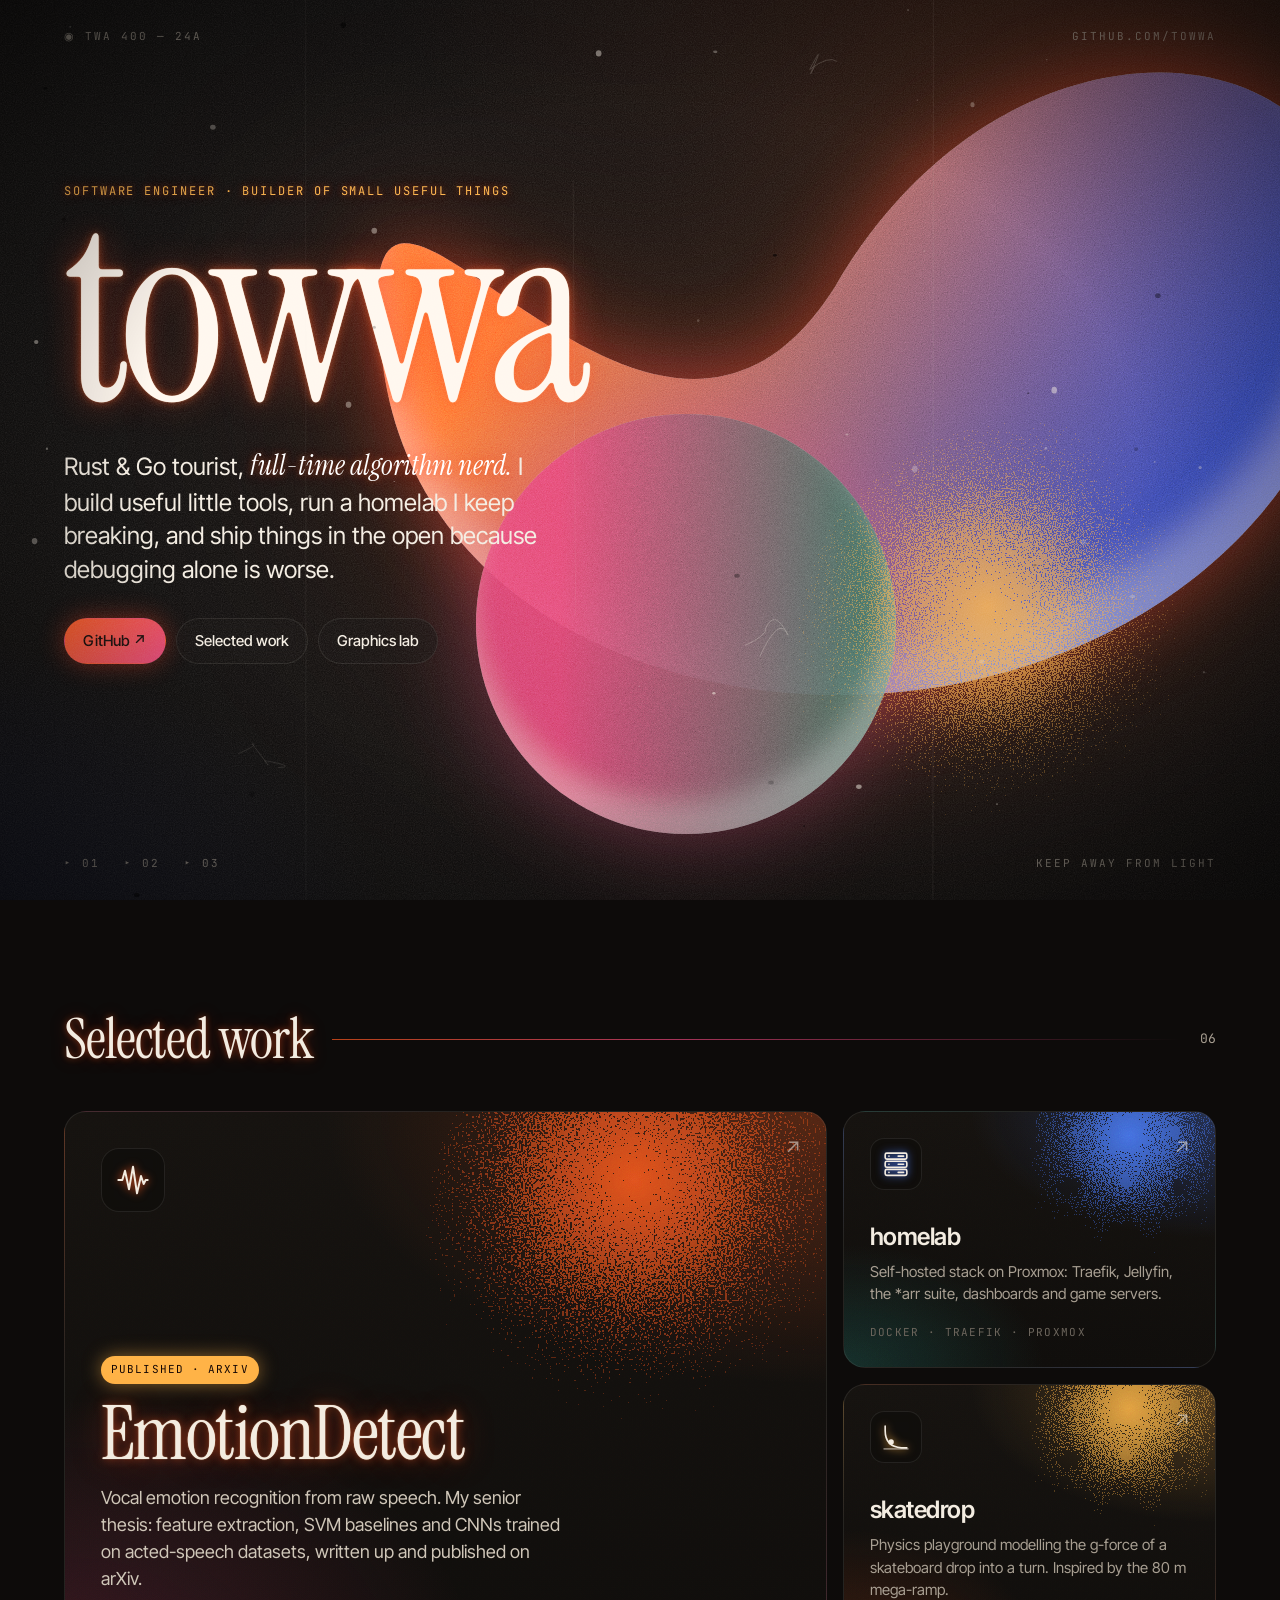
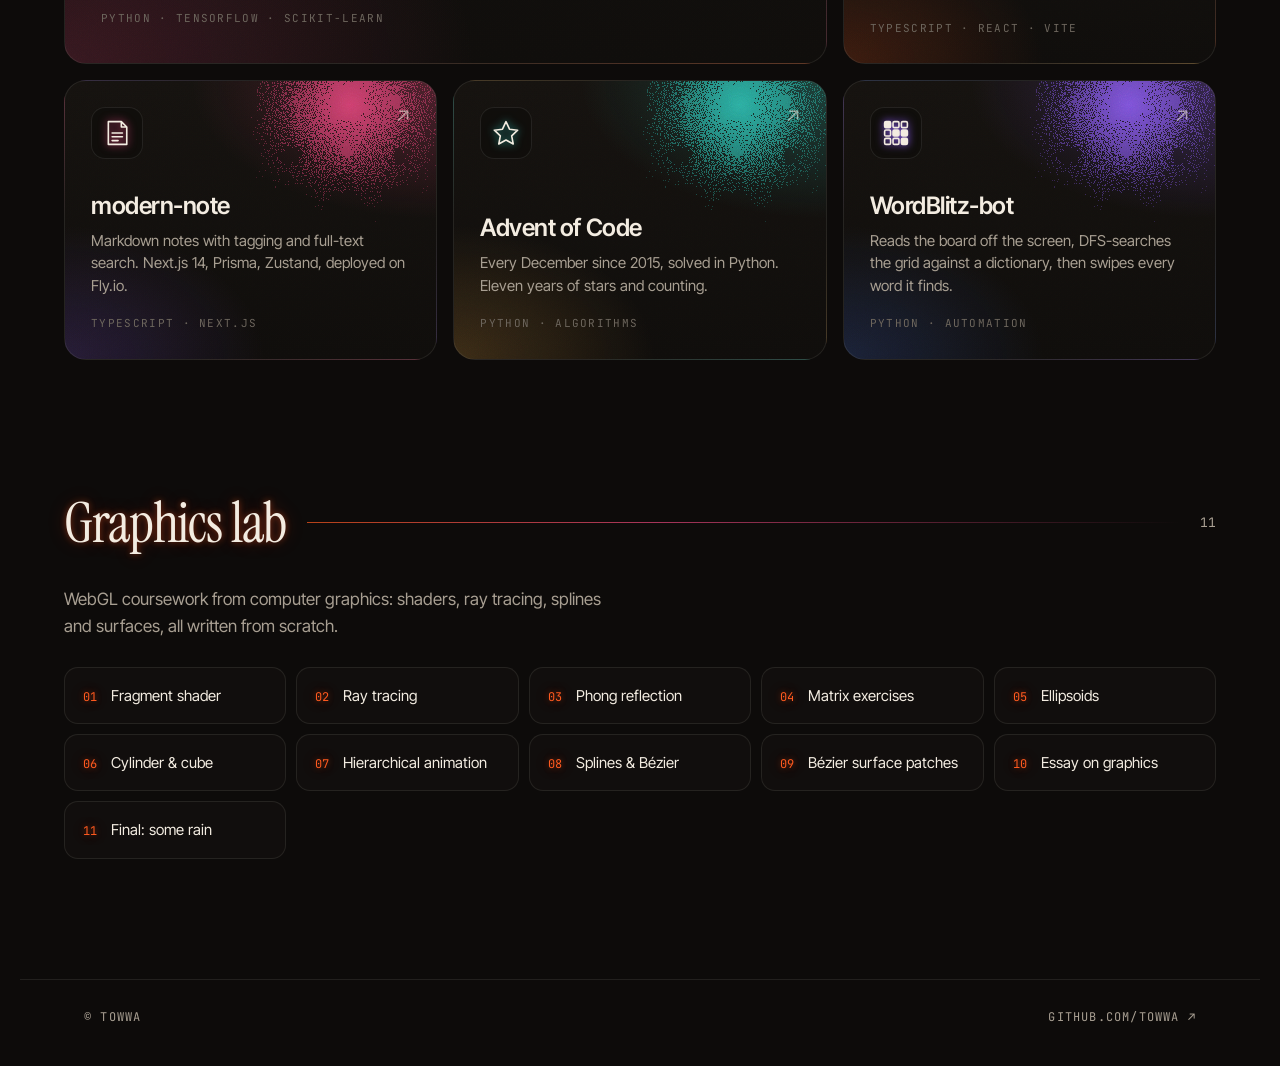
<file: index.html>
<!doctype html>
<html lang="en">
<head>
  <meta charset="utf-8" />
  <meta name="viewport" content="width=device-width, initial-scale=1" />
  <title>towwa</title>
  <meta name="description" content="towwa — Rust &amp; Go tourist, full-time algorithm nerd. Selected projects and experiments." />
  <meta name="theme-color" content="#0d0b0a" />
  <link rel="icon" href="favicon.ico" />
  <link rel="preconnect" href="https://fonts.googleapis.com" />
  <link rel="preconnect" href="https://fonts.gstatic.com" crossorigin />
  <link href="https://fonts.googleapis.com/css2?family=Instrument+Serif:ital@0;1&family=Inter+Tight:wght@400;500;600;700&family=JetBrains+Mono:wght@400;500&display=swap" rel="stylesheet" />
  <link rel="stylesheet" href="css/style.css" />
</head>
<body>
  <!-- shared filters -->
  <svg width="0" height="0" style="position:absolute" aria-hidden="true">
    <defs>
      <filter id="grain" x="0" y="0" width="100%" height="100%">
        <feTurbulence type="fractalNoise" baseFrequency="0.95" numOctaves="2" stitchTiles="stitch" result="n" />
        <feColorMatrix in="n" type="saturate" values="0" result="mono" />
        <feComposite in="mono" in2="SourceGraphic" operator="in" result="monoIn" />
        <feBlend in="SourceGraphic" in2="monoIn" mode="hard-light" />
      </filter>
      <filter id="stipple" x="-20%" y="-20%" width="140%" height="140%">
        <feTurbulence type="fractalNoise" baseFrequency="0.85" numOctaves="1" seed="4" result="n" />
        <feColorMatrix in="n" type="matrix" values="0 0 0 0 0  0 0 0 0 0  0 0 0 0 0  1.6 0 0 0 -0.3" result="na" />
        <feComposite in="SourceAlpha" in2="na" operator="arithmetic" k2="1" k3="0.85" k4="-0.55" result="m" />
        <feComponentTransfer in="m" result="mask"><feFuncA type="discrete" tableValues="0 1" /></feComponentTransfer>
        <feComposite in="SourceGraphic" in2="mask" operator="in" />
      </filter>
      <filter id="innershadow">
        <feFlood flood-color="rgba(255,255,255,0.22)" />
        <feComposite operator="out" in2="SourceGraphic" />
        <feGaussianBlur stdDeviation="18" />
        <feOffset dx="-10" dy="-40" />
        <feComposite operator="atop" in2="SourceGraphic" />
      </filter>
    </defs>
  </svg>

  <!-- film layers -->
  <div class="film film-grain" aria-hidden="true"></div>
  <svg class="film film-dust" aria-hidden="true" preserveAspectRatio="xMidYMid slice"></svg>
  <div class="film film-vignette" aria-hidden="true"></div>

  <header class="hero">
    <div class="edge edge-top">
      <span>◉ TWA 400 — 24A</span>
      <span>github.com/towwa</span>
    </div>

    <div class="hero-art" aria-hidden="true">
      <svg class="blob blob-a" viewBox="0 0 904 576">
        <defs>
          <linearGradient id="gA" x1="0" x2="1" y1="0" y2="0.4">
            <stop offset="25%" stop-color="#ff7a2f" />
            <stop offset="100%" stop-color="#2445c8" />
          </linearGradient>
        </defs>
        <path fill="url(#gA)" filter="url(#grain) url(#innershadow)" d="M422.387 198.227C502.319 60.8445 622.539 0.0311 722.711 0.5027C772.8 0.7385 817.863 16.294 850.397 45.241C882.924 74.181 902.964 116.538 902.964 170.46C902.964 386.353 722.037 540.046 503.397 569.464C391.377 584.537 274.916 566.55 182.513 516.836C90.12 467.127 21.793 385.709 5.959 273.89C-0.103 231.085 -0.935 202.296 2.564 184.102C4.313 175.009 7.135 168.612 10.881 164.434C14.613 160.271 19.294 158.273 24.861 158.03C30.447 157.786 36.934 159.312 44.233 162.232C51.528 165.151 59.599 169.448 68.347 174.712C81.044 182.352 95.126 192.005 110.285 202.396C116.019 206.327 121.908 210.364 127.934 214.437C171.8 244.087 222.893 275.643 274.278 281.98C299.987 285.15 325.778 282.01 350.771 269.162C375.759 256.315 399.914 233.783 422.387 198.227Z" />
      </svg>
      <svg class="blob blob-b" viewBox="0 0 600 600">
        <defs>
          <linearGradient id="gB" x1="0" x2="1">
            <stop offset="20%" stop-color="#e8467c" />
            <stop offset="100%" stop-color="#2f7a5f" />
          </linearGradient>
        </defs>
        <circle cx="300" cy="300" r="300" fill="url(#gB)" filter="url(#grain) url(#innershadow)" />
      </svg>
      <svg class="blob blob-c" viewBox="0 0 400 400">
        <defs>
          <radialGradient id="gC" cx="42%" cy="40%" r="60%">
            <stop offset="0%" stop-color="#ffb347" />
            <stop offset="100%" stop-color="#ffb347" stop-opacity="0" />
          </radialGradient>
        </defs>
        <circle cx="200" cy="200" r="200" fill="url(#gC)" filter="url(#stipple)" />
      </svg>
    </div>

    <div class="hero-copy">
      <p class="eyebrow">software engineer · builder of small useful things</p>
      <h1 class="wordmark">towwa</h1>
      <p class="lede">Rust &amp; Go tourist, <em>full-time algorithm nerd.</em> I build useful little tools, run a homelab I keep breaking, and ship things in the open because debugging alone is worse.</p>
      <nav class="links">
        <a href="https://github.com/towwa" class="pill pill-hot">GitHub ↗</a>
        <a href="#work" class="pill">Selected work</a>
        <a href="#graphics" class="pill">Graphics lab</a>
      </nav>
    </div>

    <div class="edge edge-bottom">
      <span>▸ 01</span><span>▸ 02</span><span>▸ 03</span><span class="grow"></span><span>KEEP AWAY FROM LIGHT</span>
    </div>
  </header>

  <main>
    <section id="work" class="section">
      <div class="section-head">
        <h2>Selected work</h2>
        <span class="rule"></span>
        <span class="count">06</span>
      </div>

      <div class="bento">
        <a class="tile tile-xl" href="https://github.com/towwa/EmotionDetect" style="--a:#ff5a1f; --b:#e8467c">
          <svg class="tile-art" viewBox="0 0 300 300" aria-hidden="true"><defs><radialGradient id="t1" cx="40%" cy="40%" r="60%"><stop offset="0" stop-color="#ff5a1f" /><stop offset="1" stop-color="#ff5a1f" stop-opacity="0" /></radialGradient></defs><circle cx="150" cy="150" r="150" fill="url(#t1)" filter="url(#stipple)" /></svg>
          <div class="tile-icon"><svg viewBox="0 0 48 48"><path d="M2 24h6l4-14 6 28 6-34 6 40 6-26 4 12 3-6h3" /></svg></div>
          <div class="tile-body">
            <span class="badge">Published · arXiv</span>
            <h3>EmotionDetect</h3>
            <p>Vocal emotion recognition from raw speech. My senior thesis: feature extraction, SVM baselines and CNNs trained on acted-speech datasets, written up and published on arXiv.</p>
          </div>
          <span class="tags">Python · TensorFlow · scikit-learn</span>
          <span class="arrow">↗</span>
        </a>

        <a class="tile" href="https://github.com/towwa/homelab" style="--a:#4a7cff; --b:#2ec4b6">
          <svg class="tile-art" viewBox="0 0 300 300" aria-hidden="true"><defs><radialGradient id="t2" cx="40%" cy="40%" r="60%"><stop offset="0" stop-color="#4a7cff" /><stop offset="1" stop-color="#4a7cff" stop-opacity="0" /></radialGradient></defs><circle cx="150" cy="150" r="150" fill="url(#t2)" filter="url(#stipple)" /></svg>
          <div class="tile-icon"><svg viewBox="0 0 48 48"><rect x="4" y="4" width="40" height="11" rx="3" /><rect x="4" y="19" width="40" height="11" rx="3" /><rect x="4" y="34" width="40" height="11" rx="3" /><path d="M11 9.5h.01M11 24.5h.01M11 39.5h.01M28 9.5h10M28 24.5h10M28 39.5h10" /></svg></div>
          <div class="tile-body">
            <h3>homelab</h3>
            <p>Self-hosted stack on Proxmox: Traefik, Jellyfin, the *arr suite, dashboards and game servers.</p>
          </div>
          <span class="tags">Docker · Traefik · Proxmox</span>
          <span class="arrow">↗</span>
        </a>

        <a class="tile" href="https://github.com/towwa/skatedrop" style="--a:#ffb347; --b:#ff5a1f">
          <svg class="tile-art" viewBox="0 0 300 300" aria-hidden="true"><defs><radialGradient id="t3" cx="40%" cy="40%" r="60%"><stop offset="0" stop-color="#ffb347" /><stop offset="1" stop-color="#ffb347" stop-opacity="0" /></radialGradient></defs><circle cx="150" cy="150" r="150" fill="url(#t3)" filter="url(#stipple)" /></svg>
          <div class="tile-icon"><svg viewBox="0 0 48 48"><path d="M4 4v8q0 30 30 32h10" /><circle cx="15" cy="33" r="3.5" class="fill" /><path d="M2 46h44" opacity=".45" /></svg></div>
          <div class="tile-body">
            <h3>skatedrop</h3>
            <p>Physics playground modelling the g-force of a skateboard drop into a turn. Inspired by the 80 m mega-ramp.</p>
          </div>
          <span class="tags">TypeScript · React · Vite</span>
          <span class="arrow">↗</span>
        </a>

        <a class="tile" href="https://github.com/towwa/modern-note" style="--a:#e8467c; --b:#8b5cf6">
          <svg class="tile-art" viewBox="0 0 300 300" aria-hidden="true"><defs><radialGradient id="t4" cx="40%" cy="40%" r="60%"><stop offset="0" stop-color="#e8467c" /><stop offset="1" stop-color="#e8467c" stop-opacity="0" /></radialGradient></defs><circle cx="150" cy="150" r="150" fill="url(#t4)" filter="url(#stipple)" /></svg>
          <div class="tile-icon"><svg viewBox="0 0 48 48"><path d="M8 3h24l10 10v32H8z M32 3v10h10" /><path d="M15 24h19M15 31h19M15 38h11" /></svg></div>
          <div class="tile-body">
            <h3>modern-note</h3>
            <p>Markdown notes with tagging and full-text search. Next.js 14, Prisma, Zustand, deployed on Fly.io.</p>
          </div>
          <span class="tags">TypeScript · Next.js</span>
          <span class="arrow">↗</span>
        </a>

        <a class="tile" href="https://github.com/towwa/aoc" style="--a:#2ec4b6; --b:#ffb347">
          <svg class="tile-art" viewBox="0 0 300 300" aria-hidden="true"><defs><radialGradient id="t5" cx="40%" cy="40%" r="60%"><stop offset="0" stop-color="#2ec4b6" /><stop offset="1" stop-color="#2ec4b6" stop-opacity="0" /></radialGradient></defs><circle cx="150" cy="150" r="150" fill="url(#t5)" filter="url(#stipple)" /></svg>
          <div class="tile-icon"><svg viewBox="0 0 48 48"><path d="M24 3l6.5 14 15 1.8-11 10.5 2.8 15L24 36.9l-13.3 7.4 2.8-15-11-10.5 15-1.8z" /></svg></div>
          <div class="tile-body">
            <h3>Advent of Code</h3>
            <p>Every December since 2015, solved in Python. Eleven years of stars and counting.</p>
          </div>
          <span class="tags">Python · algorithms</span>
          <span class="arrow">↗</span>
        </a>

        <a class="tile" href="https://github.com/towwa/WordBlitz-bot" style="--a:#8b5cf6; --b:#4a7cff">
          <svg class="tile-art" viewBox="0 0 300 300" aria-hidden="true"><defs><radialGradient id="t6" cx="40%" cy="40%" r="60%"><stop offset="0" stop-color="#8b5cf6" /><stop offset="1" stop-color="#8b5cf6" stop-opacity="0" /></radialGradient></defs><circle cx="150" cy="150" r="150" fill="url(#t6)" filter="url(#stipple)" /></svg>
          <div class="tile-icon"><svg viewBox="0 0 48 48"><rect x="3" y="3" width="11" height="11" rx="2.5" class="fill" /><rect x="18.5" y="3" width="11" height="11" rx="2.5" /><rect x="34" y="3" width="11" height="11" rx="2.5" /><rect x="3" y="18.5" width="11" height="11" rx="2.5" /><rect x="18.5" y="18.5" width="11" height="11" rx="2.5" class="fill" /><rect x="34" y="18.5" width="11" height="11" rx="2.5" class="fill" /><rect x="3" y="34" width="11" height="11" rx="2.5" /><rect x="18.5" y="34" width="11" height="11" rx="2.5" /><rect x="34" y="34" width="11" height="11" rx="2.5" class="fill" /></svg></div>
          <div class="tile-body">
            <h3>WordBlitz-bot</h3>
            <p>Reads the board off the screen, DFS-searches the grid against a dictionary, then swipes every word it finds.</p>
          </div>
          <span class="tags">Python · automation</span>
          <span class="arrow">↗</span>
        </a>
      </div>
    </section>

    <section id="graphics" class="section">
      <div class="section-head">
        <h2>Graphics lab</h2>
        <span class="rule"></span>
        <span class="count">11</span>
      </div>
      <p class="section-note">WebGL coursework from computer graphics: shaders, ray tracing, splines and surfaces, all written from scratch.</p>
      <ol class="contact-sheet">
        <li><a href="hw1/"><span class="frame-no">01</span>Fragment shader</a></li>
        <li><a href="hw2/"><span class="frame-no">02</span>Ray tracing</a></li>
        <li><a href="hw3/"><span class="frame-no">03</span>Phong reflection</a></li>
        <li><a href="hw4/"><span class="frame-no">04</span>Matrix exercises</a></li>
        <li><a href="hw5/"><span class="frame-no">05</span>Ellipsoids</a></li>
        <li><a href="hw6/"><span class="frame-no">06</span>Cylinder &amp; cube</a></li>
        <li><a href="hw7/"><span class="frame-no">07</span>Hierarchical animation</a></li>
        <li><a href="hw8/"><span class="frame-no">08</span>Splines &amp; Bézier</a></li>
        <li><a href="hw9/"><span class="frame-no">09</span>Bézier surface patches</a></li>
        <li><a href="hw10/"><span class="frame-no">10</span>Essay on graphics</a></li>
        <li><a href="final/"><span class="frame-no">11</span>Final: some rain</a></li>
      </ol>
    </section>
  </main>

  <footer class="footer">
    <span>© towwa</span>
    <span class="grow"></span>
    <a href="https://github.com/towwa">github.com/towwa ↗</a>
  </footer>

  <script>
    // Static film dust: specks, hairs and scratches, drawn once.
    (function () {
      var svg = document.querySelector('.film-dust');
      var W = 1000, H = 1000, seed = 20261028;
      function rnd() { seed = (seed * 16807) % 2147483647; return (seed - 1) / 2147483646; }
      function u(a, b) { return a + (b - a) * rnd(); }
      svg.setAttribute('viewBox', '0 0 ' + W + ' ' + H);
      var out = '';
      for (var i = 0; i < 70; i++) {
        var r = [0.6, 0.8, 1, 1.3, 1.7, 2.2][Math.floor(rnd() * 6)];
        out += '<ellipse cx="' + u(0, W).toFixed(1) + '" cy="' + u(0, H).toFixed(1) + '" rx="' + r + '" ry="' + (r * u(0.6, 1.3)).toFixed(2) +
          '" fill="' + (rnd() < 0.75 ? '#f3ece1' : '#000') + '" opacity="' + u(0.2, 0.6).toFixed(2) + '"/>';
      }
      for (var j = 0; j < 4; j++) {
        var d = 'M' + u(0, W).toFixed(1) + ' ' + u(0, H).toFixed(1);
        for (var k = 0; k < 3; k++) d += ' q' + u(-18, 18).toFixed(1) + ' ' + u(-18, 18).toFixed(1) + ' ' + u(-26, 26).toFixed(1) + ' ' + u(-22, 22).toFixed(1);
        out += '<path d="' + d + '" fill="none" stroke="#f3ece1" stroke-width="' + u(0.5, 0.9).toFixed(2) + '" stroke-linecap="round" opacity="' + u(0.2, 0.4).toFixed(2) + '" vector-effect="non-scaling-stroke"/>';
      }
      for (var s = 0; s < 3; s++) {
        var x = u(40, W - 40);
        out += '<path d="M' + x.toFixed(1) + ' ' + u(0, 300).toFixed(1) + ' L' + (x + u(-2, 2)).toFixed(1) + ' ' + u(600, H).toFixed(1) +
          '" stroke="#f3ece1" stroke-width="0.6" opacity="' + u(0.08, 0.18).toFixed(2) + '" vector-effect="non-scaling-stroke"/>';
      }
      svg.innerHTML = out;
    })();
  </script>
</body>
</html>
</file>
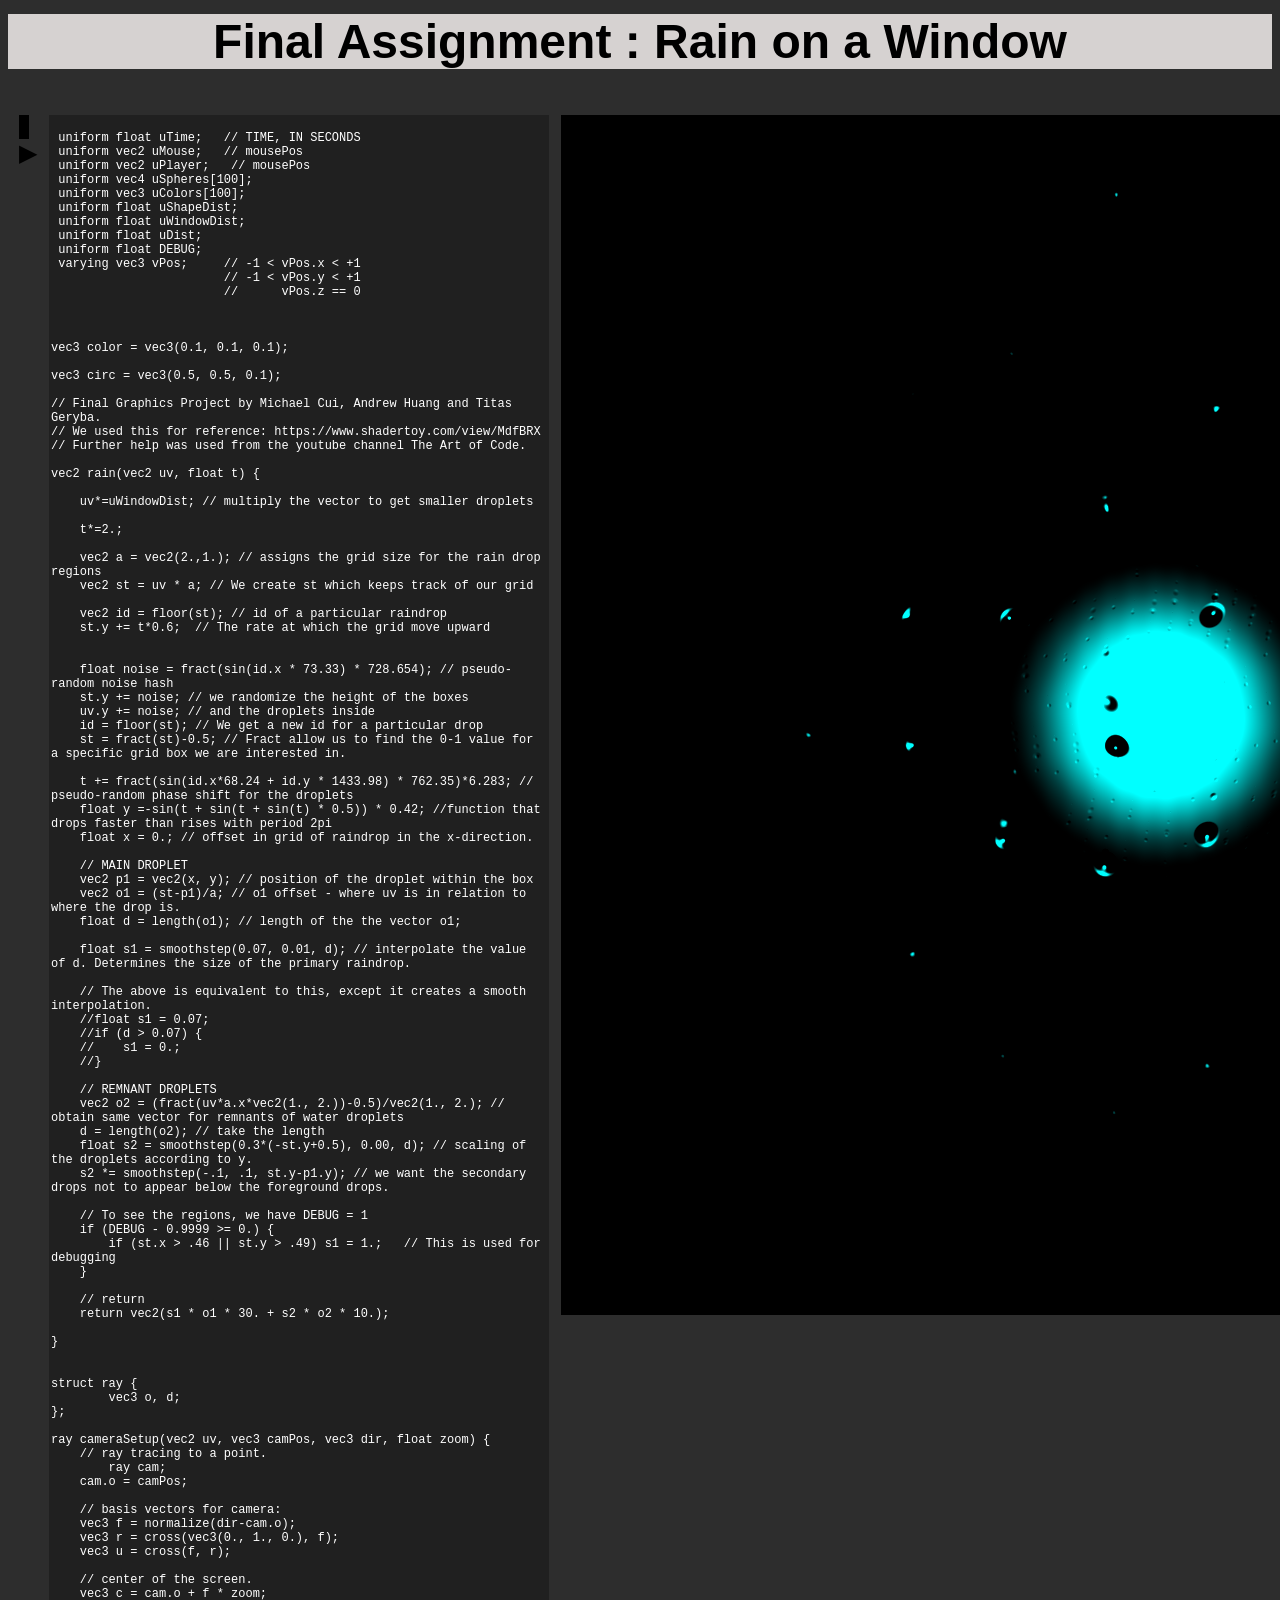
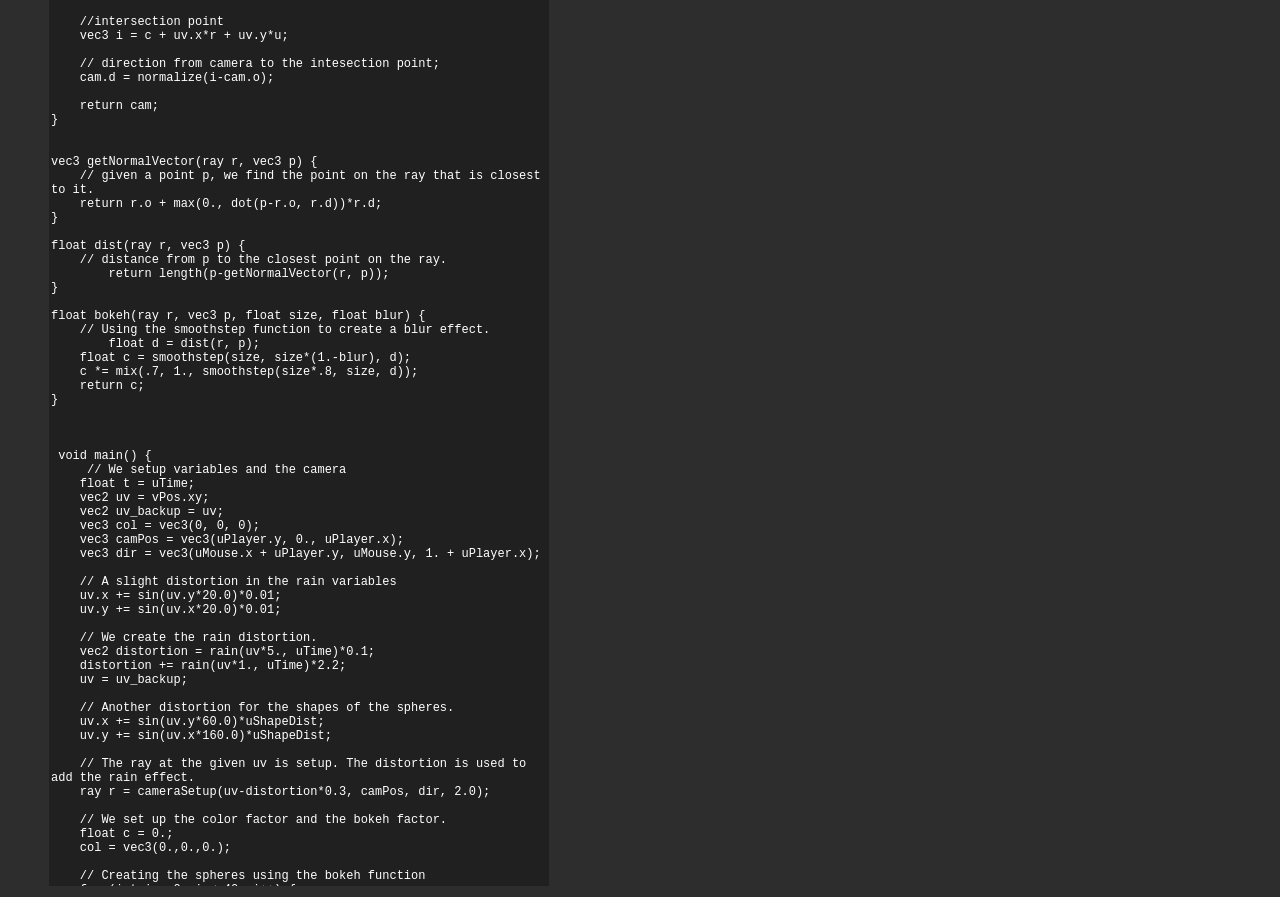
<file: final/index.html>
<link rel="stylesheet" href="styleGeneralB.css"> </link>
<style>
canvas {background-color: black;}
a {text-decoration: none;
    color: black;}
h1{background-color:#d6d2d1;}
</style>
<script src=lib1.js></script>


<body >
<center>
<canvas id='canvas1' width=1200 height=1200 background-color=black></canvas>
</center>
</body>


<!!-------- VERTEX SHADER: YOU PROBABLY DON'T WANT TO CHANGE THIS RIGHT NOW -------->

<script id='my_vertex_shader' type='x-shader/x-vertex'>
   attribute vec3 aPos;
   varying   vec3 vPos;
   void main() {
      gl_Position = vec4(aPos, 1.0);
      vPos = aPos;
   }
</script>


<!!-------- FRAGMENT SHADER: THIS IS WHERE YOU WILL DO YOUR WORK -------->

<script id='my_fragment_shader' type='x-shader/x-fragment'>

 uniform float uTime;   // TIME, IN SECONDS
 uniform vec2 uMouse;   // mousePos
 uniform vec2 uPlayer;   // mousePos
 uniform vec4 uSpheres[100];
 uniform vec3 uColors[100];
 uniform float uShapeDist;
 uniform float uWindowDist;
 uniform float uDist;
 uniform float DEBUG;
 varying vec3 vPos;     // -1 < vPos.x < +1
                        // -1 < vPos.y < +1
                        //      vPos.z == 0



vec3 color = vec3(0.1, 0.1, 0.1);

vec3 circ = vec3(0.5, 0.5, 0.1);

// Final Graphics Project by Michael Cui, Andrew Huang and Titas Geryba.
// We used this for reference: https://www.shadertoy.com/view/MdfBRX
// Further help was used from the youtube channel The Art of Code.

vec2 rain(vec2 uv, float t) {
    
    uv*=uWindowDist; // multiply the vector to get smaller droplets

    t*=2.;

    vec2 a = vec2(2.,1.); // assigns the grid size for the rain drop regions
    vec2 st = uv * a; // We create st which keeps track of our grid

    vec2 id = floor(st); // id of a particular raindrop
    st.y += t*0.6;  // The rate at which the grid move upward


    float noise = fract(sin(id.x * 73.33) * 728.654); // pseudo-random noise hash
    st.y += noise; // we randomize the height of the boxes
    uv.y += noise; // and the droplets inside 
    id = floor(st); // We get a new id for a particular drop
    st = fract(st)-0.5; // Fract allow us to find the 0-1 value for a specific grid box we are interested in.

    t += fract(sin(id.x*68.24 + id.y * 1433.98) * 762.35)*6.283; // pseudo-random phase shift for the droplets
    float y =-sin(t + sin(t + sin(t) * 0.5)) * 0.42; //function that drops faster than rises with period 2pi
    float x = 0.; // offset in grid of raindrop in the x-direction.

    // MAIN DROPLET
    vec2 p1 = vec2(x, y); // position of the droplet within the box
    vec2 o1 = (st-p1)/a; // o1 offset - where uv is in relation to where the drop is.
    float d = length(o1); // length of the the vector o1;

    float s1 = smoothstep(0.07, 0.01, d); // interpolate the value of d. Determines the size of the primary raindrop.
    
    // The above is equivalent to this, except it creates a smooth interpolation.
    //float s1 = 0.07;
    //if (d > 0.07) {
    //    s1 = 0.;
    //}

    // REMNANT DROPLETS
    vec2 o2 = (fract(uv*a.x*vec2(1., 2.))-0.5)/vec2(1., 2.); // obtain same vector for remnants of water droplets
    d = length(o2); // take the length
    float s2 = smoothstep(0.3*(-st.y+0.5), 0.00, d); // scaling of the droplets according to y.
    s2 *= smoothstep(-.1, .1, st.y-p1.y); // we want the secondary drops not to appear below the foreground drops.
    
    // To see the regions, we have DEBUG = 1
    if (DEBUG - 0.9999 >= 0.) {
        if (st.x > .46 || st.y > .49) s1 = 1.;   // This is used for debugging
    }

    // return 
    return vec2(s1 * o1 * 30. + s2 * o2 * 10.);

}


struct ray {
	vec3 o, d;   
};
    
ray cameraSetup(vec2 uv, vec3 camPos, vec3 dir, float zoom) {
    // ray tracing to a point.
	ray cam;
    cam.o = camPos;
    
    // basis vectors for camera:
    vec3 f = normalize(dir-cam.o);
    vec3 r = cross(vec3(0., 1., 0.), f);
    vec3 u = cross(f, r);
    
    // center of the screen.
    vec3 c = cam.o + f * zoom;

    //intersection point
    vec3 i = c + uv.x*r + uv.y*u;
    
    // direction from camera to the intesection point;
    cam.d = normalize(i-cam.o);
    
    return cam;
}
  

vec3 getNormalVector(ray r, vec3 p) {
    // given a point p, we find the point on the ray that is closest to it.
    return r.o + max(0., dot(p-r.o, r.d))*r.d;
}

float dist(ray r, vec3 p) {
    // distance from p to the closest point on the ray.
	return length(p-getNormalVector(r, p));
}

float bokeh(ray r, vec3 p, float size, float blur) {
    // Using the smoothstep function to create a blur effect.
	float d = dist(r, p);
    float c = smoothstep(size, size*(1.-blur), d);
    c *= mix(.7, 1., smoothstep(size*.8, size, d));
    return c;
}



 void main() {
     // We setup variables and the camera
    float t = uTime;
    vec2 uv = vPos.xy;
    vec2 uv_backup = uv;
    vec3 col = vec3(0, 0, 0);
    vec3 camPos = vec3(uPlayer.y, 0., uPlayer.x);
    vec3 dir = vec3(uMouse.x + uPlayer.y, uMouse.y, 1. + uPlayer.x);

    // A slight distortion in the rain variables
    uv.x += sin(uv.y*20.0)*0.01;
    uv.y += sin(uv.x*20.0)*0.01;

    // We create the rain distortion.
    vec2 distortion = rain(uv*5., uTime)*0.1; 
    distortion += rain(uv*1., uTime)*2.2;
    uv = uv_backup;

    // Another distortion for the shapes of the spheres.
    uv.x += sin(uv.y*60.0)*uShapeDist;
    uv.y += sin(uv.x*160.0)*uShapeDist;
    
    // The ray at the given uv is setup. The distortion is used to add the rain effect.
    ray r = cameraSetup(uv-distortion*0.3, camPos, dir, 2.0);

    // We set up the color factor and the bokeh factor.
    float c = 0.;
    col = vec3(0.,0.,0.);

    // Creating the spheres using the bokeh function
    for (int i = 0; i < 40; i++) {
        c = bokeh(r, uSpheres[i].xyz, uSpheres[i].w, 0.7);
        col += (uColors[i]) *c;
    }

    //eliptical window effect.
    uv = uv_backup;
    if (((0.0 - uv.x) * (0.0 - uv.x))/5. + (0.0 - uv.y) * (0.0 - uv.y)/0.5 > 1.0 && DEBUG > 0.5) {
        col = vec3(0.05, 0.05, 0.05);
    }
    // finally we blit the color.
    gl_FragColor =  vec4(col, 1.0);

 }</script>


<!!-------- CREATE A PROPERLY DESCRIPTIVE TITLE BELOW -------->

<script id='my_title' type='text/html'>
Final Assignment : Rain on a Window
</script>


<!!-------- HERE IS WHERE YOU CAN PROVIDE A LONGER TEXT DESCRIPTION -------->

<script id='my_instructions' type='text/html'><font color=black>
    <b id="description"> </b>
</script>


<!!-------- YOU PROBABLY DON'T WANT TO CHANGE ANYTHING BELOW FOR NOW -------->
   
<script>
var vs = my_vertex_shader.innerHTML,
    fs = my_fragment_shader.innerHTML;
    fs = fs.substring(1, fs.length);

document.body.innerHTML = [''
   ,'<a href="/"><h1> <font size=40em><center padding-bottom=10px>' + my_title.innerHTML + '</center></font></h1></a>'
   ,'<TABLE cellspacing=0 cellpadding=0 padding top=0 background-color=black><TR>'
   ,'<td width=50></td><td><font color=red size=5><div id=errorMessage>&nbsp;</div></font></td>'
   ,'</TR><TR>'
   ,'<table cellspacing=10>'
   ,'<tr>'
   ,'<td valign=top><font size=2 color=red><div id=errorMarker>&nbsp;</div></font></td>'
   ,'<td valign=top>'
   ,'<textArea id=textArea spellcheck=false '
   ,'style="font:12px courier;outline-width:0;border-style:none;resize:none;overflow:scroll;"'
   ,'></textArea>'
   ,'</td><td valign=top>' + document.body.innerHTML + '</td>'
   ,'<td valign=top id="description_entry"><font size=5>' + my_instructions.innerHTML + '</td>'
   ,'</tr></table>'
   ,'</TR></TABLE>'
   ].join('');

var i, text = fs.split('\n'), cols = 0;
for (i = 0 ; i < text.length ; i++)
   cols = Math.max(cols, text[i].length);

textArea.rows = text.length;
textArea.cols = cols;
textArea.value = fs;
textArea.style.backgroundColor = '#202020';
textArea.style.color = 'white';
textArea.onkeyup = function() { canvas1.setShaders(vs, this.value); }

var startTime = Date.now();

// move camera
var mouseX = 0;
var mouseY = 0;

// move player
var playerX = -80;
var playerY = 0;
var forward = false;
var backward = false;
var leftward = false;
var rightward = false;



// speed of movement
var change = 1;

// variables associated with storing sphere
spheres = [];
colors = [];
distortionInShape = 0.005;
sphere_count = 0;
sphere_total = 40;

// variables associated with going from one game-state to another.
state = 1;
var game = 0;
last_state = -1;
var state_changed = true;
var time_to_clear = false;
var DEBUG = 0;

//distance to the window on which the drops are:
windowDist = 3.0;

// function to add a sphere to the scene.
function addSphere(x, y, z, R, r, g, b) {
        spheres.push(x);
        spheres.push(y);
        spheres.push(z);
        spheres.push(R);
        colors.push(r);
        colors.push(g);
        colors.push(b);
}

// function that cycles functions of all spheres.
function cycleColor() {
    let chance = Math.random();
    for (let x = 0; x < sphere_count*3; x+=3) {
        let flip = Math.random();
        if (flip > chance) {
            colors[x] = 0.5 + Math.random()*2.0;
            colors[x+1] = 0.5 + Math.random()*2.0;
            colors[x+2] = 0.7 + Math.random()*2.0;
        }
    }
}


function createSpheres() {
        // resets the spheres.
        spheres = [];
        colors = [];
        for(let i = 0; i < sphere_total; i++) {
            addSphere(0, 0, 0, 0, 0, 0, 0);
    }
}

function fillSpheres() {
    // fills any remaining slots in the sphere array with black spheres
    for(let i = 0; i < sphere_total - sphere_count; i++) {
        addSphere(0,0,0,0,0,0,0);
    }
}   

// create a grid of spheres
function createSphereGrid(rows, cols, lx, ly) {
    spheres = [];
    colors = [];
    sphere_count = rows * cols;
    let dx = lx/rows;
    let dy = ly/cols;
    for(let i = 0; i < rows; i++) {
        for (let j = 0; j < cols; j++) {
            addSphere(-lx/2+dx*i, -ly/2+dy*j, 0, 0.7, 1, 1, 1);
        }
    }
    cycleColor();
    cycleColor();
    cycleColor();
    fillSpheres();
    return;
}

// goes to the next demonstration
function getNextGame() {
    game = (game+1) % 5;
        playerX = -80;
        playerY = 0;
        state_changed = true;
        time_to_clear = true;
}

// sets the state of the current demonstration by playerX
function setState() {
    state = Math.floor(playerX/10 + 1);
    if (last_state != state) {
        last_state = state;
        state_changed = true;
    }
}

// builts up a sphereGrid of increasing row - count
function growingTower() {
    createSphereGrid(6-Math.floor(state*(6/8)), 6+state, 10, 10);
}

// player movement.
function movePlayer() {
    if (playerX < -79) {
        playerX = -79;
    }
    if (playerX > -2) {
        playerX = -2;
    }
    if (forward) {
       playerX += change;
   }
   if (backward) {
       playerX -= change;
   }
    if (rightward) {
       playerY += change;
   }
   if (leftward) {
       playerY -= change;
   }
}


// demonstration of droplets interaction with moving objects
function rotatingSphere(time) {
    time /= 10;
    spheres = [];
    colors = [];
    sphereCount = 7;
    addSphere(playerY+5*Math.sin(time), 0, playerX+5*Math.cos(time), 0.3, 5, 0, 5);
    addSphere(playerY+5*Math.sin(time+1), 0.1, playerX+5*Math.cos(time+1), 0.3,  5, 5, 0);
    addSphere(playerY+5*Math.sin(time+2), 0.2, playerX+5*Math.cos(time+2), 0.3,  0, 5, 0);
    addSphere(playerY+5*Math.sin(time+3), 0.3, playerX+5*Math.cos(time+3), 0.3,  5, 0, 0);
    addSphere(playerY+5*Math.sin(time+4), 0.2, playerX+5*Math.cos(time+4), 0.3,  0, 5, 5);
    addSphere(playerY+5*Math.sin(time+5), 0.1, playerX+5*Math.cos(time+5), 0.3,  5, 5, 0);
    addSphere(playerY+5*Math.sin(time+6), 0.3, playerX+5*Math.cos(time+6), 0.3,  0, 5, 5);
    fillSpheres();
}

// creates one big sphere
function bigSphere(time) {
    sphereCount = 1;
    colors = [];
    spheres = [];
    addSphere(0,0, 0, 10, 2 * Math.sin(time), 2, 2);
    fillSpheres();
}

// create two overlapping spheres
function twoSphere(time) {
    sphereCount = 2;
    colors = [];
    spheres = [];
    addSphere(5,0, 0, 10, 2, Math.sin(time), 2);
    addSphere(-5,0, 0, 10, 2 * Math.sin(time), 2, 2);
    fillSpheres();
}

var tCreated = [];

function twinkle(time) {
    sphereCount = sphere_total;
    addSphere(5,0, 0, 10, 0, Math.sin(time), 2);
    addSphere(-5,0, 0, 10, 2 * Math.sin(time), 2, 2);
    fillSpheres();
}

// The main function
function animate(gl) {
   let time = (Date.now() - startTime) / 1000;

   movePlayer(); // move the player

    if (sphere_count == 0) {
        createSpheres(); // createSpheres if they have not been.
    }

    setState(); // set the current state accordingly

    // the game scene loop
    if (!time_to_clear && state_changed) {
        if (game == 3) {
            distortionInShape = 0.001;
            growingTower();
        }
        state_changed = false;
    }

    if (game == 3) {
        if (time % 3 < 0.1) {
            cycleColor();
        }
    }

    if (game == 0) {
        distortionInShape = 0.001;
        bigSphere(time);
    }

    if (game == 1) {
        distortionInShape = 0.001;
        twoSphere(time);
    }

    if (game == 2) {
        distortionInShape = 0.002;
        rotatingSphere(time);
    }

    if (game == 4) {
        time *= 0.5
        distortionInShape = 0.001;
        DEBUG = 1;
        bigSphere(time);
    } else {
        DEBUG = 0;
    }

    if (time_to_clear) {
        createSpheres();
        time_to_clear = false;
    }

    // setting our uniforms.
   setUniform('1f', 'uTime', time);
   setUniform('2fv', 'uMouse', [mouseX, mouseY]);
   setUniform('2fv', 'uPlayer', [playerX, playerY]);
   setUniform('4fv', 'uSpheres', spheres);
   setUniform('1f', 'uShapeDist', distortionInShape);
   setUniform('3fv', 'uColors', colors);
   setUniform('1f', 'uWindowDist', windowDist);
   setUniform('1f', 'DEBUG', DEBUG);
}


gl_start(canvas1, vs, fs);

canvas1.style.width = '1200px';
canvas1.style.height = '1200px';



var big = true;
var txtwidth  = textArea.style.width;
textArea.style.width = 500;
textArea.style.display = "block";
//document.getElementById("description_entry").style.display="none";

document.getElementById("description").innerHTML = 
    "";

canvas1.addEventListener('mousemove', function(evt) {
    var rect = canvas1.getBoundingClientRect();

    let X = evt.clientX - rect.left;
    let Y = evt.clientY - rect.top;
    let W = canvas1.width;
    let H = canvas1.height;
    mouseX = -((X - 0)/(W) * (-1 - 1) + 1);
    mouseY = ((Y - 0)/(H) * (-1 - 1) + 1);
})



window.addEventListener('keydown', function(event) {
    event.preventDefault();
  console.log(playerY);
    if (event.keyCode == 87) { // w
        forward = true;
    } 
    if (event.keyCode == 83) { // s
        backward = true;
    } 
    if (event.keyCode == 65) { // a
        leftward = true;
    } 
    if (event.keyCode == 68) { // d
        rightward = true;
    } 
})

window.addEventListener('keyup', function(event) {
    event.preventDefault();
    console.log(event.keyCode);
    if (event.keyCode == 87) { // w
        forward = false
    } 
    if (event.keyCode == 83) { // s
        backward = false;
    }
        if (event.keyCode == 65) { // a
        leftward = false;
    } 
    if (event.keyCode == 68) { // d
        rightward = false;
    } 
    if (event.keyCode == 13) {
        getNextGame();
    }
    if (event.keyCode == 74) {
        windowDist += 0.1;
    }
    if (event.keyCode == 75) {
        windowDist -= 0.1;
    }
})



</script>
</file>
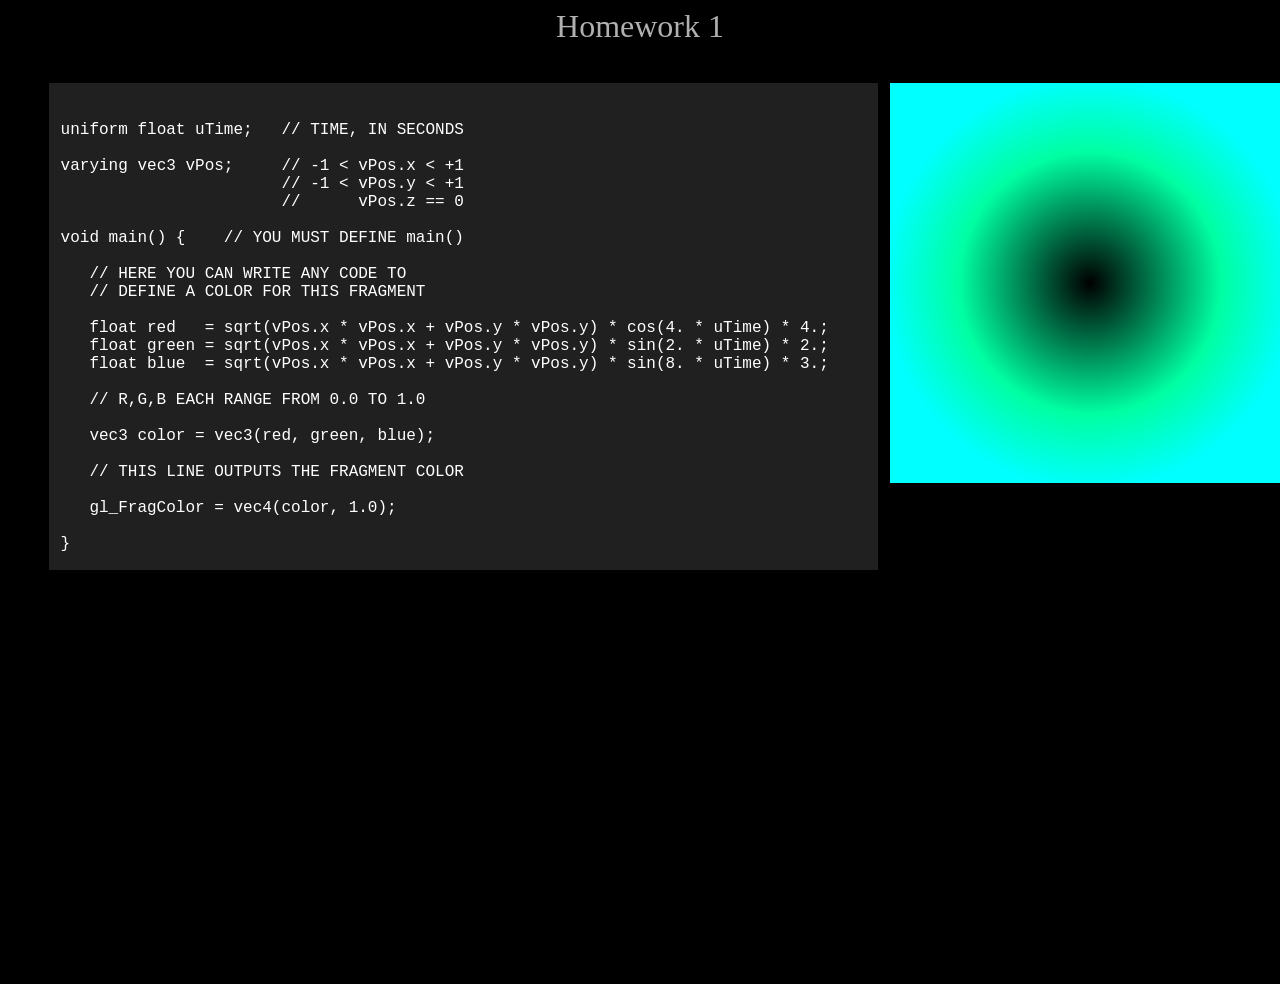
<file: hw1/index.html>
<script src=lib1.js></script>

<body bgcolor=black text=white link=white alink=white vlink=white>
<center>
<canvas id='canvas1' width=400 height=400></canvas>
</center>
</body>


<!!-------- VERTEX SHADER: YOU PROBABLY DON'T WANT TO CHANGE THIS RIGHT NOW -------->

<script id='my_vertex_shader' type='x-shader/x-vertex'>
   attribute vec3 aPos;
   varying   vec3 vPos;
   void main() {
      gl_Position = vec4(aPos, 1.);
      vPos = aPos;
   }
</script>


<!!-------- FRAGMENT SHADER: THIS IS WHERE YOU WILL DO YOUR WORK -------->

<script id='my_fragment_shader' type='x-shader/x-fragment'>


 uniform float uTime;   // TIME, IN SECONDS

 varying vec3 vPos;     // -1 < vPos.x < +1
                        // -1 < vPos.y < +1
                        //      vPos.z == 0

 void main() {    // YOU MUST DEFINE main()

    // HERE YOU CAN WRITE ANY CODE TO
    // DEFINE A COLOR FOR THIS FRAGMENT

    float red   = sqrt(vPos.x * vPos.x + vPos.y * vPos.y) * cos(4. * uTime) * 4.;
    float green = sqrt(vPos.x * vPos.x + vPos.y * vPos.y) * sin(2. * uTime) * 2.;
    float blue  = sqrt(vPos.x * vPos.x + vPos.y * vPos.y) * sin(8. * uTime) * 3.;

    // R,G,B EACH RANGE FROM 0.0 TO 1.0

    vec3 color = vec3(red, green, blue);

    // THIS LINE OUTPUTS THE FRAGMENT COLOR

    gl_FragColor = vec4(color, 1.0);

 }</script>


<!!-------- CREATE A PROPERLY DESCRIPTIVE TITLE BELOW -------->

<script id='my_title' type='text/html'>
Homework 1
</script>


<!!-------- HERE IS WHERE YOU CAN PROVIDE A LONGER TEXT DESCRIPTION -------->

<script id='my_instructions' type='text/html'><font color=#b0b0b0>
Custom Vertex shader. Written by Andrew!<br>
And here you can write a description<br>
in HTML format of what your program<br>
is doing, and why you wrote it.
<p>
<i>For example:</i>
<p>
This is a really simple fragment shader<br>
program I wrote so the students in my<br>
computer graphics class can see how<br>
<code>uTime</code> and <code>vPos</code> can be the inputs for<br>
a fragment shader, and <code>gl_FragColor</code><br>
is the output.
</script>


<!!-------- YOU PROBABLY DON'T WANT TO CHANGE ANYTHING BELOW FOR NOW -------->

<script>
var vs = my_vertex_shader.innerHTML,
    fs = my_fragment_shader.innerHTML;
    fs = fs.substring(1, fs.length);

document.body.innerHTML = [''
   ,'<center><font size=6 color=#b0b0b0>' + my_title.innerHTML + '</center>'
   ,'<TABLE cellspacing=0 cellpadding=0><TR>'
   ,'<td width=50></td><td><font color=red size=5><div id=errorMessage>&nbsp;</div></font></td>'
   ,'</TR><TR>'
   ,'<table cellspacing=10>'
   ,'<tr>'
   ,'<td valign=top><font size=2 color=red><div id=errorMarker>&nbsp;</div></font></td>'
   ,'<td valign=top>'
   ,'<textArea id=textArea spellcheck=false '
   ,'style="font:16px courier;outline-width:0;border-style:none;resize:none;overflow:scroll;"'
   ,'></textArea>'
   ,'</td><td valign=top>' + document.body.innerHTML + '</td>'
   ,'<td valign=top><font size=5>' + my_instructions.innerHTML + '</td>'
   ,'</tr></table>'
   ,'</TR></TABLE>'
   ].join('');

var i, text = fs.split('\n'), cols = 0;
for (i = 0 ; i < text.length ; i++)
   cols = Math.max(cols, text[i].length);

textArea.rows = text.length;
textArea.cols = cols;
textArea.value = fs;
textArea.style.backgroundColor = '#202020';
textArea.style.color = 'white';
textArea.onkeyup = function() { canvas1.setShaders(vs, this.value); }

var startTime = Date.now();

function animate(gl) {
   let time = (Date.now() - startTime) / 1000;
   setUniform('1f', 'uTime', time);
}

gl_start(canvas1, vs, fs);
</script>
</file>
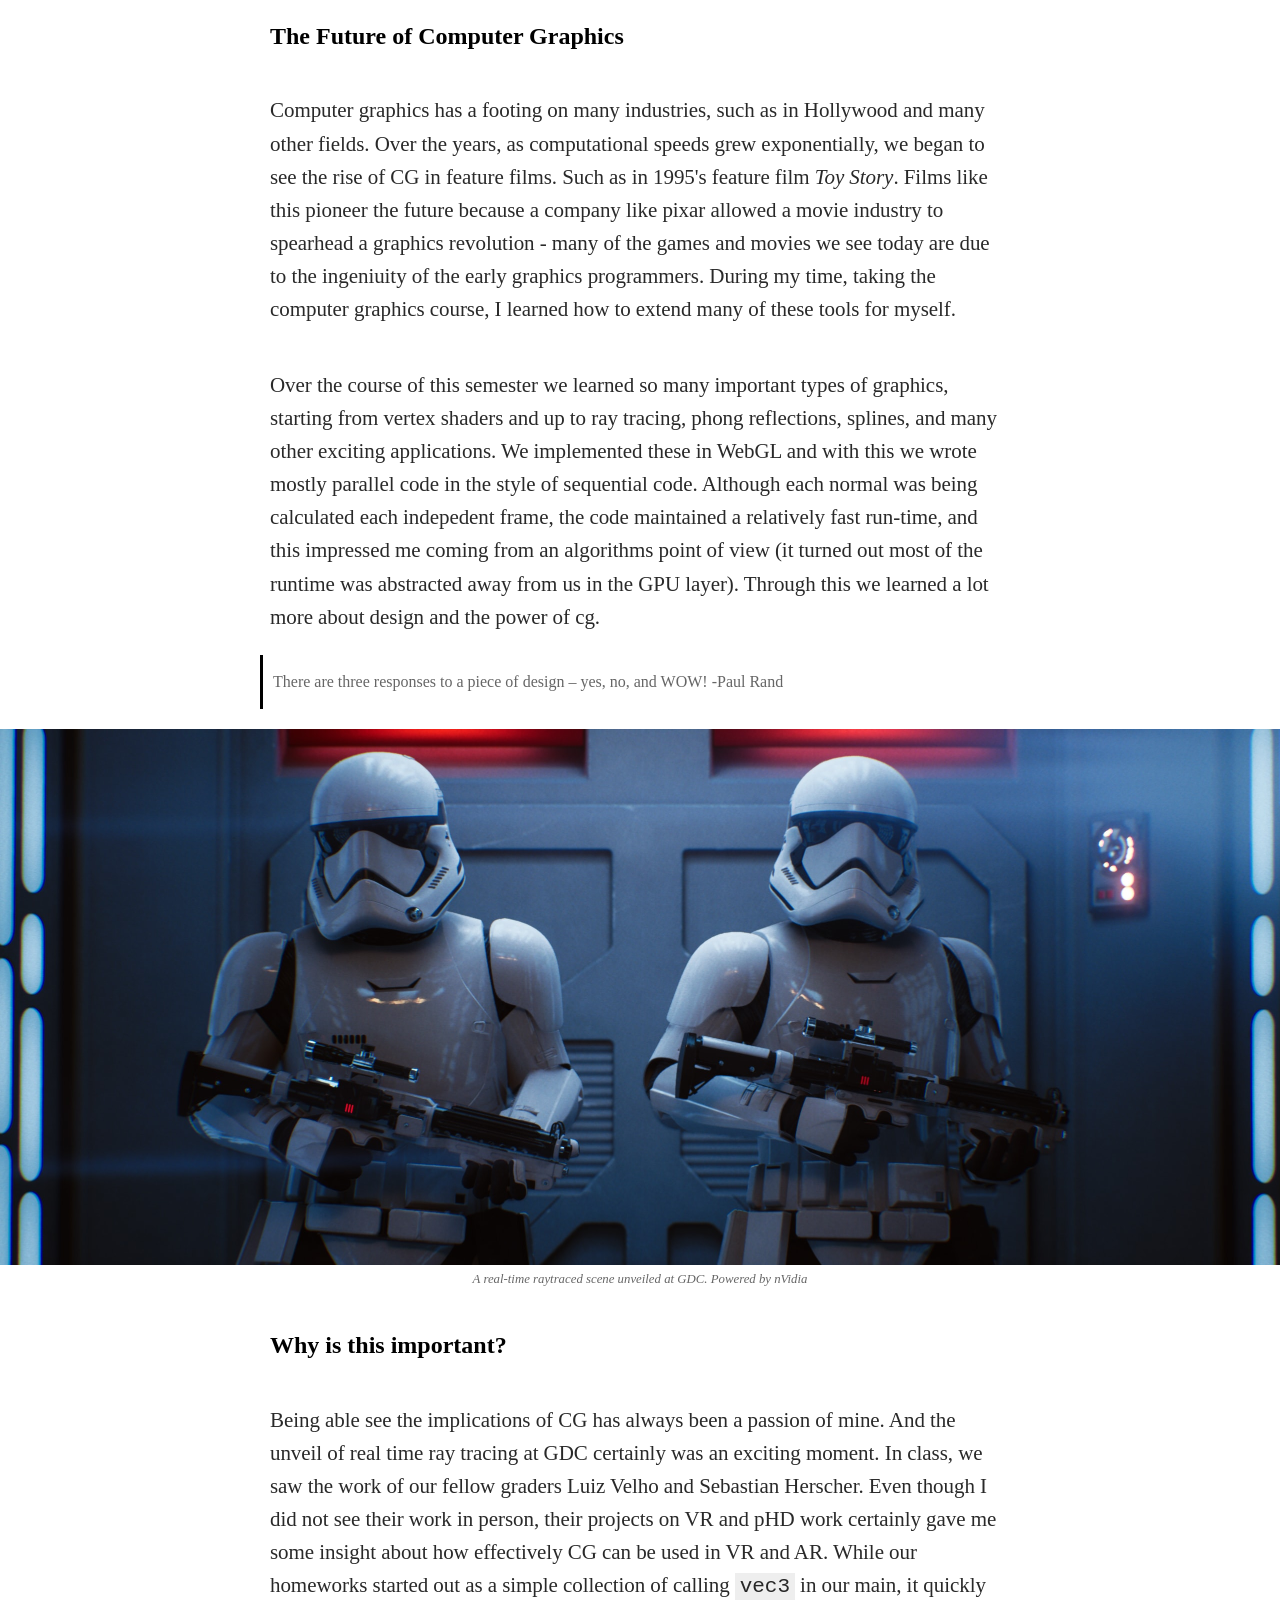
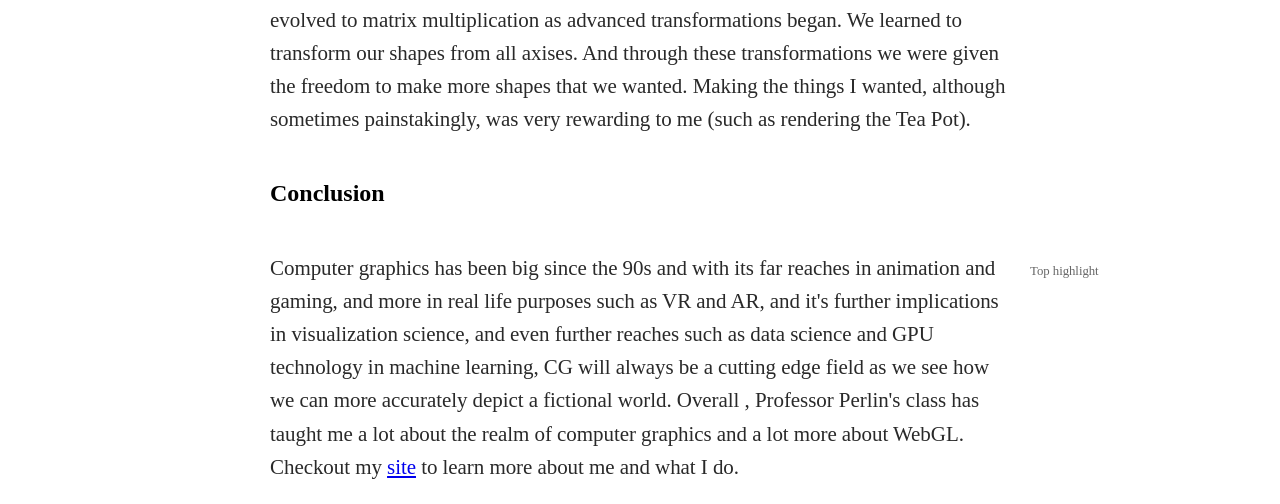
<file: hw10/index.html>
<!doctype html>
<html class="no-js" lang="en">
  <head>
    <meta charset="utf-8" />
    <meta http-equiv="x-ua-compatible" content="ie=edge">
    <meta name="viewport" content="width=device-width, initial-scale=1.0" />
    <title>Andrew | Software Engineer</title>
    <!-- <link rel="stylesheet" href="https://cdnjs.cloudflare.com/ajax/libs/foundation/6.3.1/css/foundation-flex.min.css" /> -->
    <!-- <link rel="stylesheet" type="text/css" href="https://fonts.googleapis.com/css?family=Tangerine"> -->
    <!-- <link rel="stylesheet" href="/css/style.css" /> -->
    <link rel="stylesheet" href="medium.css"/>
    <link rel="stylesheet" href="idx.css"/> 

  </head>
  <body>
            <article>
            <h1>The Future of Computer Graphics</h1>
            <p>Computer graphics has a footing on many industries, such as in Hollywood and many other fields.
                Over the years, as computational speeds grew exponentially, we began to see the rise of CG in feature films.
                Such as in 1995's feature film <em>Toy Story</em>. Films like this pioneer the future because
                a company like pixar allowed a movie industry to spearhead a graphics revolution - many of the games
                and movies we see today are due to the ingeniuity of the early graphics programmers. During my time,
                taking the computer graphics course, I learned how to extend many of these tools for myself.
            </p>
            <p> Over the course of this semester we learned so many important types of graphics, starting from vertex shaders
                and up to ray tracing, phong reflections, splines, and many other exciting applications. We implemented these in
                WebGL and with this we wrote mostly parallel code in the style of sequential code. Although each normal was being
                calculated each indepedent frame, the code maintained a relatively fast run-time, and this impressed me coming
                from an algorithms point of view (it turned out most of the runtime was abstracted away from us in the GPU layer). Through this we learned a lot more about design and the power of cg.
            </p>
            <blockquote>
              <p>There are three responses to a piece of design – yes, no, and WOW! -Paul Rand</p>
            </blockquote>
            <figure>
                <img src="rgl.jpg">
                <figcaption>A real-time raytraced scene unveiled at GDC. Powered by nVidia</figcaption>
            </figure>
            <h2 id="important">Why is this important?</h2>
            <p>Being able see the implications of CG has always been a passion of mine. And the unveil of 
                real time ray tracing at GDC certainly was an exciting moment. In class, we saw the work of
                our fellow graders Luiz Velho and Sebastian Herscher. Even though I did not see their work
                in person, their projects on VR and pHD work certainly
                gave me some insight about how effectively CG can be used in VR and AR. While our homeworks
                started out as a simple collection of calling <code>vec3</code> in our main, it quickly evolved 
                to matrix multiplication as advanced transformations began. We learned to transform our shapes
                from all axises. And through these transformations we were given the freedom to make more
                shapes that we wanted. Making the things I wanted, although sometimes painstakingly, was very rewarding
                to me (such as rendering the Tea Pot).
            </p>
            <h2 id="conc">Conclusion</h2> 
            <p>Computer graphics has been big since the 90s and with its far reaches in animation and gaming,
                and more in real life purposes such as VR and AR, and it's further implications in visualization
                science, and even further reaches such as data science and GPU technology in machine learning, 
                CG will always be a cutting edge field as we see how we can more accurately depict a fictional world. Overall
                , Professor Perlin's class has taught me a lot about the realm of computer graphics and a lot more about WebGL.
                Checkout my <a href="https://sssss465.github.io/"> site</a> to learn more about me and what I do.
            </p>
            <p class="aside">
                    Top highlight
                </p>
                    </article>
  </body>
</html>
</file>
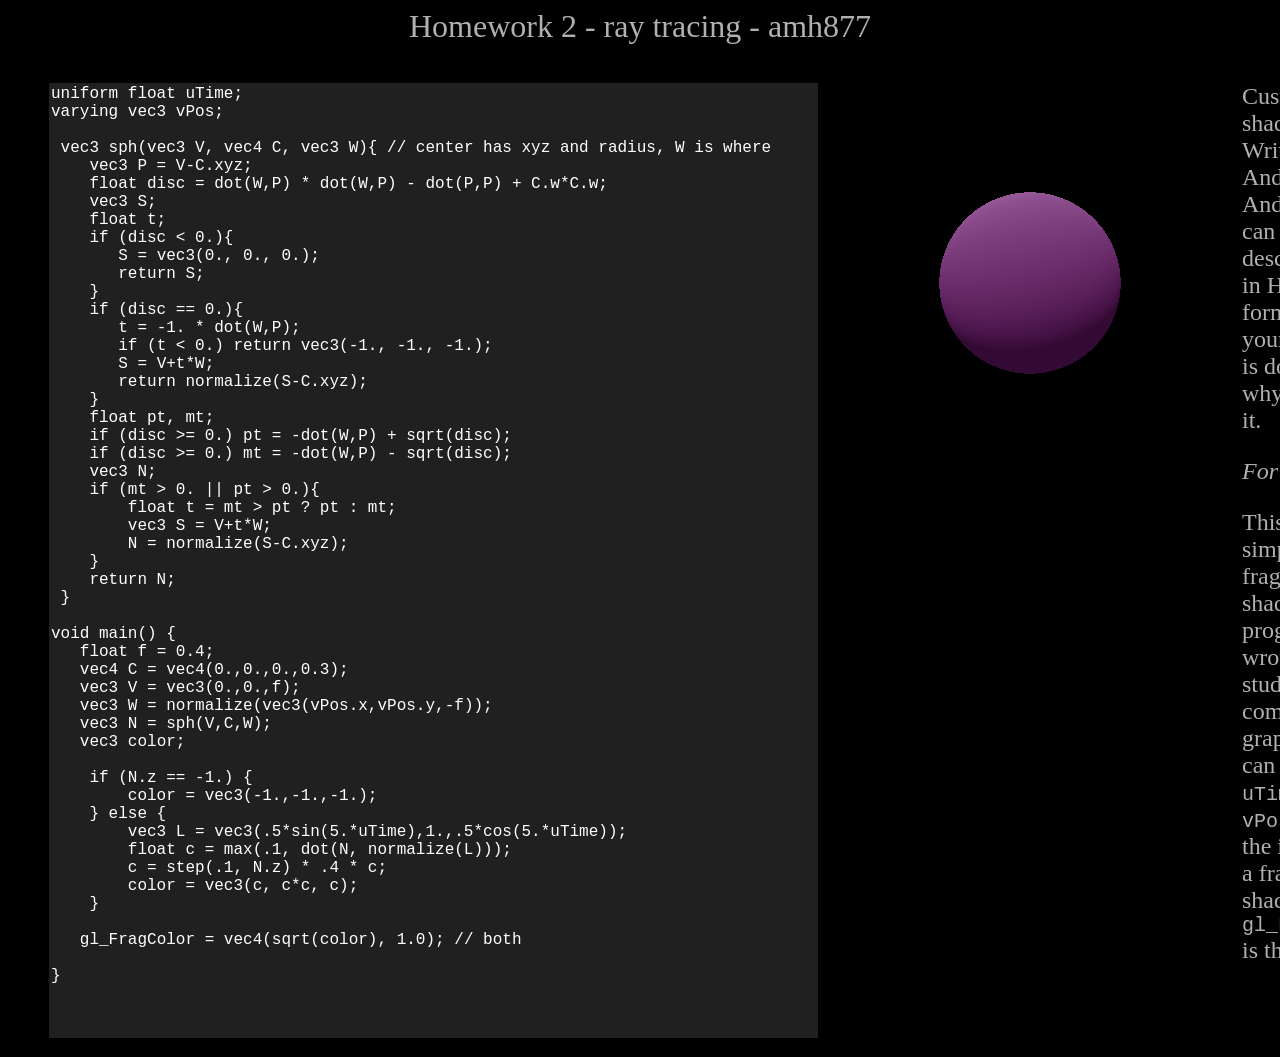
<file: hw2/index.html>
<script src=lib1.js></script>

<body bgcolor=black text=white link=white alink=white vlink=white>
<center>
<canvas id='canvas1' width=400 height=400></canvas>
</center>
</body>


<!!-------- VERTEX SHADER: YOU PROBABLY DON'T WANT TO CHANGE THIS RIGHT NOW -------->

<script id='my_vertex_shader' type='x-shader/x-vertex'>
   attribute vec3 aPos;
   varying   vec3 vPos;
   void main() {
      gl_Position = vec4(aPos, 1.);
      vPos = aPos;
   }
</script>


<!!-------- FRAGMENT SHADER: THIS IS WHERE YOU WILL DO YOUR WORK -------->

<script id='my_fragment_shader' type='x-shader/x-fragment'>
uniform float uTime;
varying vec3 vPos;

 vec3 sph(vec3 V, vec4 C, vec3 W){ // center has xyz and radius, W is where
    vec3 P = V-C.xyz;
    float disc = dot(W,P) * dot(W,P) - dot(P,P) + C.w*C.w;
    vec3 S;
    float t;
    if (disc < 0.){
       S = vec3(0., 0., 0.);
       return S;
    }
    if (disc == 0.){
       t = -1. * dot(W,P);
       if (t < 0.) return vec3(-1., -1., -1.);
       S = V+t*W;
       return normalize(S-C.xyz);
    }
    float pt, mt;
    if (disc >= 0.) pt = -dot(W,P) + sqrt(disc);
    if (disc >= 0.) mt = -dot(W,P) - sqrt(disc);
    vec3 N;
    if (mt > 0. || pt > 0.){
        float t = mt > pt ? pt : mt;
        vec3 S = V+t*W;
        N = normalize(S-C.xyz);
    }
    return N;
 }

void main() {
   float f = 0.4;
   vec4 C = vec4(0.,0.,0.,0.3);
   vec3 V = vec3(0.,0.,f);
   vec3 W = normalize(vec3(vPos.x,vPos.y,-f));
   vec3 N = sph(V,C,W);
   vec3 color;

    if (N.z == -1.) {
        color = vec3(-1.,-1.,-1.);
    } else {
        vec3 L = vec3(.5*sin(5.*uTime),1.,.5*cos(5.*uTime));
        float c = max(.1, dot(N, normalize(L)));
        c = step(.1, N.z) * .4 * c;
        color = vec3(c, c*c, c);
    }

   gl_FragColor = vec4(sqrt(color), 1.0); // both

}

</script>


<!!-------- CREATE A PROPERLY DESCRIPTIVE TITLE BELOW -------->

<script id='my_title' type='text/html'>
Homework 2 - ray tracing - amh877
</script>


<!!-------- HERE IS WHERE YOU CAN PROVIDE A LONGER TEXT DESCRIPTION -------->

<script id='my_instructions' type='text/html'><font color=#b0b0b0>
Custom Vertex shader. Written by Andrew!<br>
And here you can write a description<br>
in HTML format of what your program<br>
is doing, and why you wrote it.
<p>
<i>For example:</i>
<p>
This is a really simple fragment shader<br>
program I wrote so the students in my<br>
computer graphics class can see how<br>
<code>uTime</code> and <code>vPos</code> can be the inputs for<br>
a fragment shader, and <code>gl_FragColor</code><br>
is the output.
</script>


<!!-------- YOU PROBABLY DON'T WANT TO CHANGE ANYTHING BELOW FOR NOW -------->

<script>
var vs = my_vertex_shader.innerHTML,
    fs = my_fragment_shader.innerHTML;
    fs = fs.substring(1, fs.length);

document.body.innerHTML = [''
   ,'<center><font size=6 color=#b0b0b0>' + my_title.innerHTML + '</center>'
   ,'<TABLE cellspacing=0 cellpadding=0><TR>'
   ,'<td width=50></td><td><font color=red size=5><div id=errorMessage>&nbsp;</div></font></td>'
   ,'</TR><TR>'
   ,'<table cellspacing=10>'
   ,'<tr>'
   ,'<td valign=top><font size=2 color=red><div id=errorMarker>&nbsp;</div></font></td>'
   ,'<td valign=top>'
   ,'<textArea id=textArea spellcheck=false '
   ,'style="font:16px courier;outline-width:0;border-style:none;resize:none;overflow:scroll;"'
   ,'></textArea>'
   ,'</td><td valign=top>' + document.body.innerHTML + '</td>'
   ,'<td valign=top><font size=5>' + my_instructions.innerHTML + '</td>'
   ,'</tr></table>'
   ,'</TR></TABLE>'
   ].join('');

var i, text = fs.split('\n'), cols = 0;
for (i = 0 ; i < text.length ; i++)
   cols = Math.max(cols, text[i].length);

textArea.rows = text.length;
textArea.cols = cols;
textArea.value = fs;
textArea.style.backgroundColor = '#202020';
textArea.style.color = 'white';
textArea.onkeyup = function() { canvas1.setShaders(vs, this.value); }

var startTime = Date.now();

function animate(gl) {
   let time = (Date.now() - startTime) / 1000;
   setUniform('1f', 'uTime', time);
}

gl_start(canvas1, vs, fs);
</script>
</file>
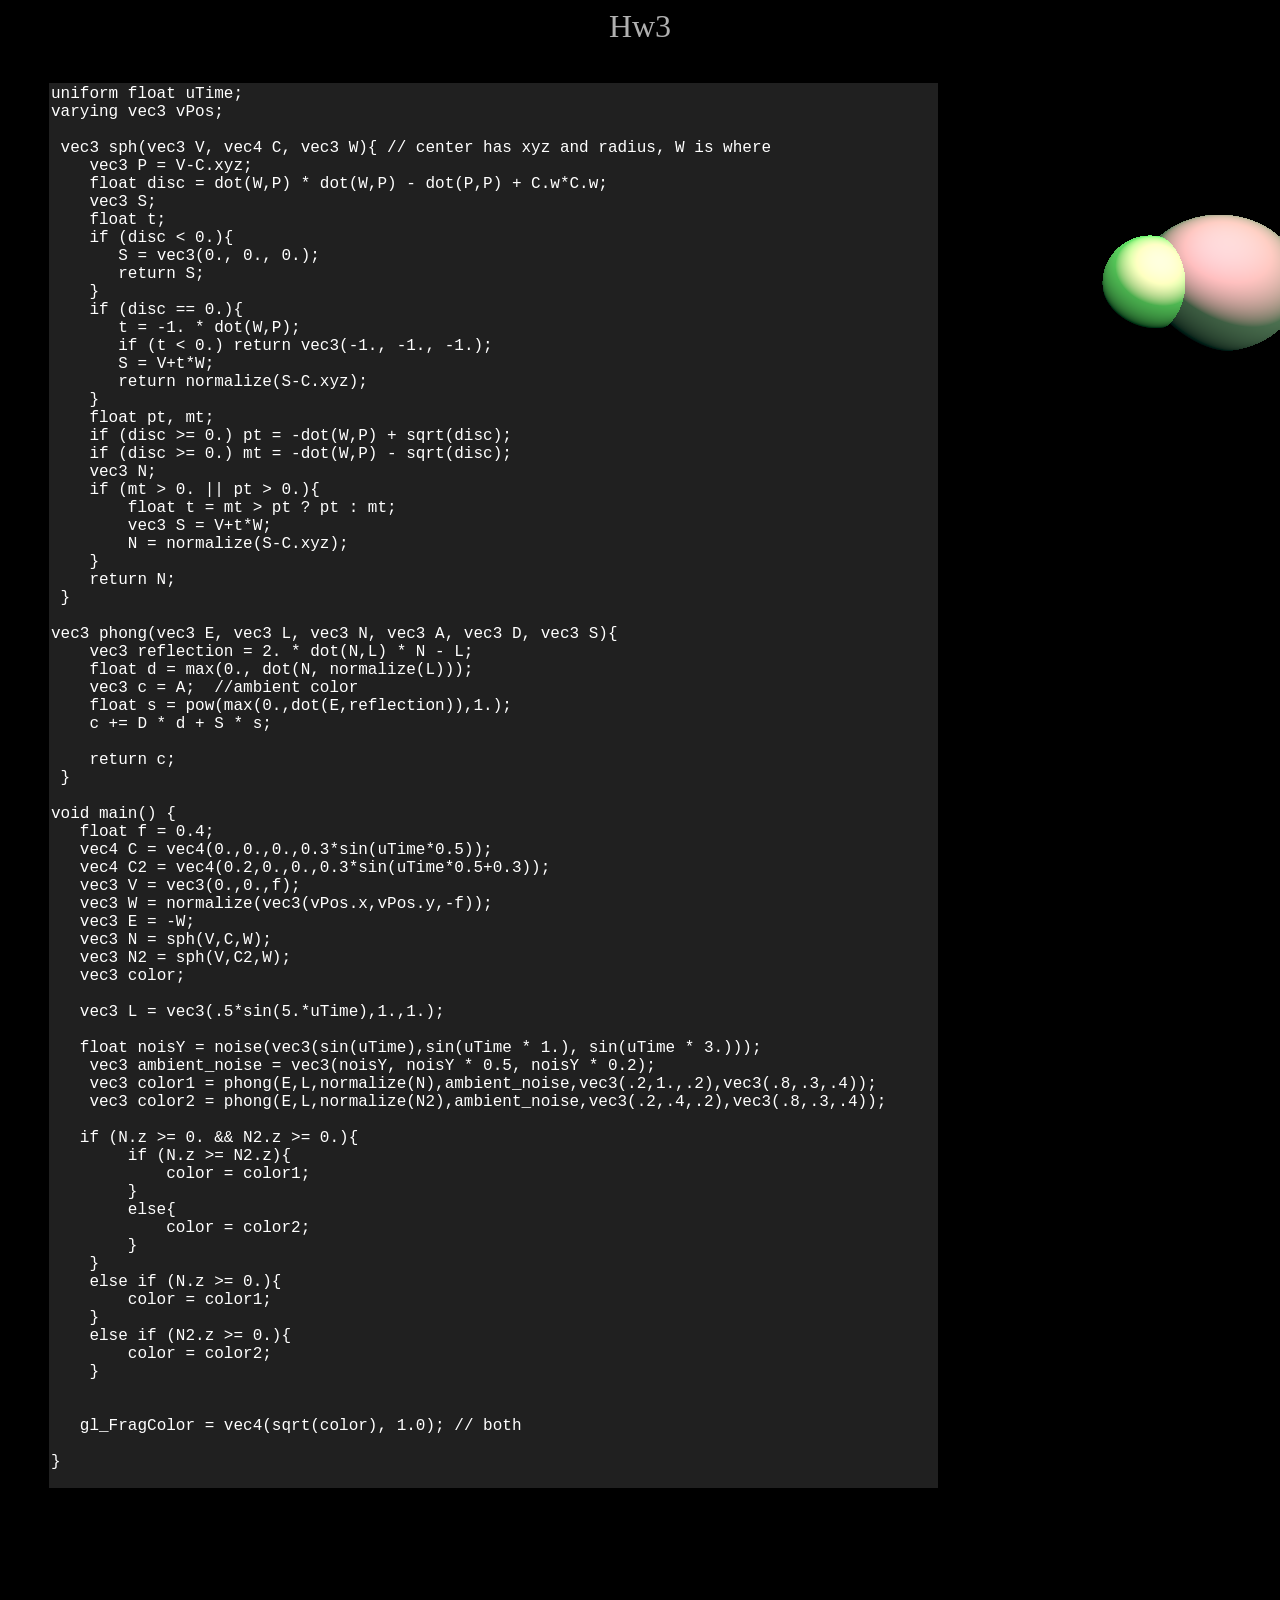
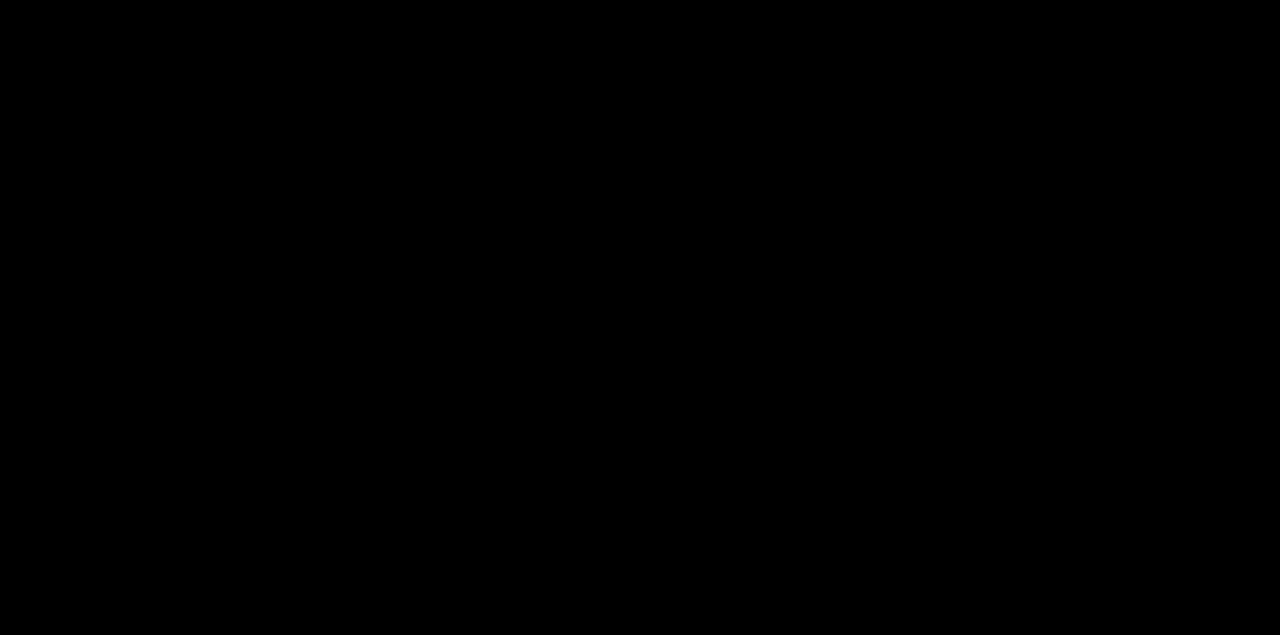
<file: hw3/index.html>
<script src=lib2.js></script>

<body bgcolor=black text=white link=white alink=white vlink=white>
<center>
<canvas id='canvas1' width=400 height=400></canvas>
</center>
</body>

<script id='my_vertex_shader' type='x-shader/x-vertex'>
   attribute vec3 aPos;
   varying   vec3 vPos;
   void main() {
      gl_Position = vec4(aPos, 1.);
      vPos = aPos;
   }
</script>

<script id='my_fragment_shader' type='x-shader/x-fragment'>
uniform float uTime;
varying vec3 vPos;

 vec3 sph(vec3 V, vec4 C, vec3 W){ // center has xyz and radius, W is where
    vec3 P = V-C.xyz;
    float disc = dot(W,P) * dot(W,P) - dot(P,P) + C.w*C.w;
    vec3 S;
    float t;
    if (disc < 0.){
       S = vec3(0., 0., 0.);
       return S;
    }
    if (disc == 0.){
       t = -1. * dot(W,P);
       if (t < 0.) return vec3(-1., -1., -1.);
       S = V+t*W;
       return normalize(S-C.xyz);
    }
    float pt, mt;
    if (disc >= 0.) pt = -dot(W,P) + sqrt(disc);
    if (disc >= 0.) mt = -dot(W,P) - sqrt(disc);
    vec3 N;
    if (mt > 0. || pt > 0.){
        float t = mt > pt ? pt : mt;
        vec3 S = V+t*W;
        N = normalize(S-C.xyz);
    }
    return N;
 }

vec3 phong(vec3 E, vec3 L, vec3 N, vec3 A, vec3 D, vec3 S){
    vec3 reflection = 2. * dot(N,L) * N - L;
    float d = max(0., dot(N, normalize(L)));
    vec3 c = A;  //ambient color
    float s = pow(max(0.,dot(E,reflection)),1.);
    c += D * d + S * s;

    return c;
 }

void main() {
   float f = 0.4;
   vec4 C = vec4(0.,0.,0.,0.3*sin(uTime*0.5));
   vec4 C2 = vec4(0.2,0.,0.,0.3*sin(uTime*0.5+0.3));
   vec3 V = vec3(0.,0.,f);
   vec3 W = normalize(vec3(vPos.x,vPos.y,-f));
   vec3 E = -W;
   vec3 N = sph(V,C,W);
   vec3 N2 = sph(V,C2,W);
   vec3 color;

   vec3 L = vec3(.5*sin(5.*uTime),1.,1.);

   float noisY = noise(vec3(sin(uTime),sin(uTime * 1.), sin(uTime * 3.)));
    vec3 ambient_noise = vec3(noisY, noisY * 0.5, noisY * 0.2);
    vec3 color1 = phong(E,L,normalize(N),ambient_noise,vec3(.2,1.,.2),vec3(.8,.3,.4));
    vec3 color2 = phong(E,L,normalize(N2),ambient_noise,vec3(.2,.4,.2),vec3(.8,.3,.4));

   if (N.z >= 0. && N2.z >= 0.){
        if (N.z >= N2.z){
            color = color1;
        }
        else{
            color = color2;
        }
    }
    else if (N.z >= 0.){
        color = color1;
    }
    else if (N2.z >= 0.){
        color = color2;
    }


   gl_FragColor = vec4(sqrt(color), 1.0); // both

}</script>

<script id='instructions' type='text/html'><font color=#b0b0b0>
<a href=http://blog.kenperlin.com>
<b>Lesson 28: Painting with clouds</b>
</a>
<p>
Once you have the basic texture of clouds<br>
you can start thinking in a more painterly<br>
way, varying the density of the clouds<br>
from top to bottom, and mixing different<br>
colors to create a complex palette.
<p>
We vary the cloud density by replacing<br>
<font color=white><code>c</code></font>
with
<font color=white><code>c + y</code></font>
inside the
<font color=white><code>clamp</code></font>
function.
<p>
We create colorful clouds by using
<font color=white><code>c</code></font> to<br>
mix
<font color=white><code>pink</code></font>
into the
<font color=white><code>white</code></font>
before clamping,<br>
to create the final
<font color=white><code>cloud</code></font>
color.
<p>
Things to try:
<p>
&#x25cf; Place the clouds below, not above, the sky
<br>
&#x25cf; Make the clouds slowly drift left to right
<br>
&#x25cf; Create a dark and stormy color palette
</script>

<script>
var vs = my_vertex_shader.innerHTML,
    fs = my_fragment_shader.innerHTML;
    fs = fs.substring(1, fs.length);

document.body.innerHTML = [''
   ,'<center><font size=6 color=#b0b0b0>Hw3 </center>'
   ,'<TABLE cellspacing=0 cellpadding=0><TR>'
   ,'<td width=50></td><td><font color=red size=5><div id=errorMessage>&nbsp;</div></font></td>'
   ,'</TR><TR>'
   ,'<table cellspacing=10>'
   ,'<tr>'
   ,'<td valign=top><font size=2 color=red><div id=errorMarker>&nbsp;</div></font></td>'
   ,'<td valign=top>'
   ,'<textArea id=textArea spellcheck=false '
   ,'style="font:16px courier;outline-width:0;border-style:none;resize:none;overflow:scroll;"'
   ,'></textArea>'
   ,'</td><td valign=top>' + document.body.innerHTML + '</td>'
   ,'<td valign=top><font size=5>' + instructions.innerHTML + '</td>'
   ,'</tr></table>'
   ,'</TR></TABLE>'
   ].join('');

var i, text = fs.split('\n'), cols = 0;
for (i = 0 ; i < text.length ; i++)
   cols = Math.max(cols, text[i].length);

textArea.rows = text.length;
textArea.cols = cols;
textArea.value = fs;
textArea.style.backgroundColor = '#202020';
textArea.style.color = 'white';
textArea.onkeyup = function() { canvas1.setShaders(vs, this.value); }

var startTime = Date.now();

function animate(gl) {
   let time = (Date.now() - startTime) / 1000;
   setUniform('1f', 'uTime', time);
}

gl_start(canvas1, vs, fs);
</script>
</file>
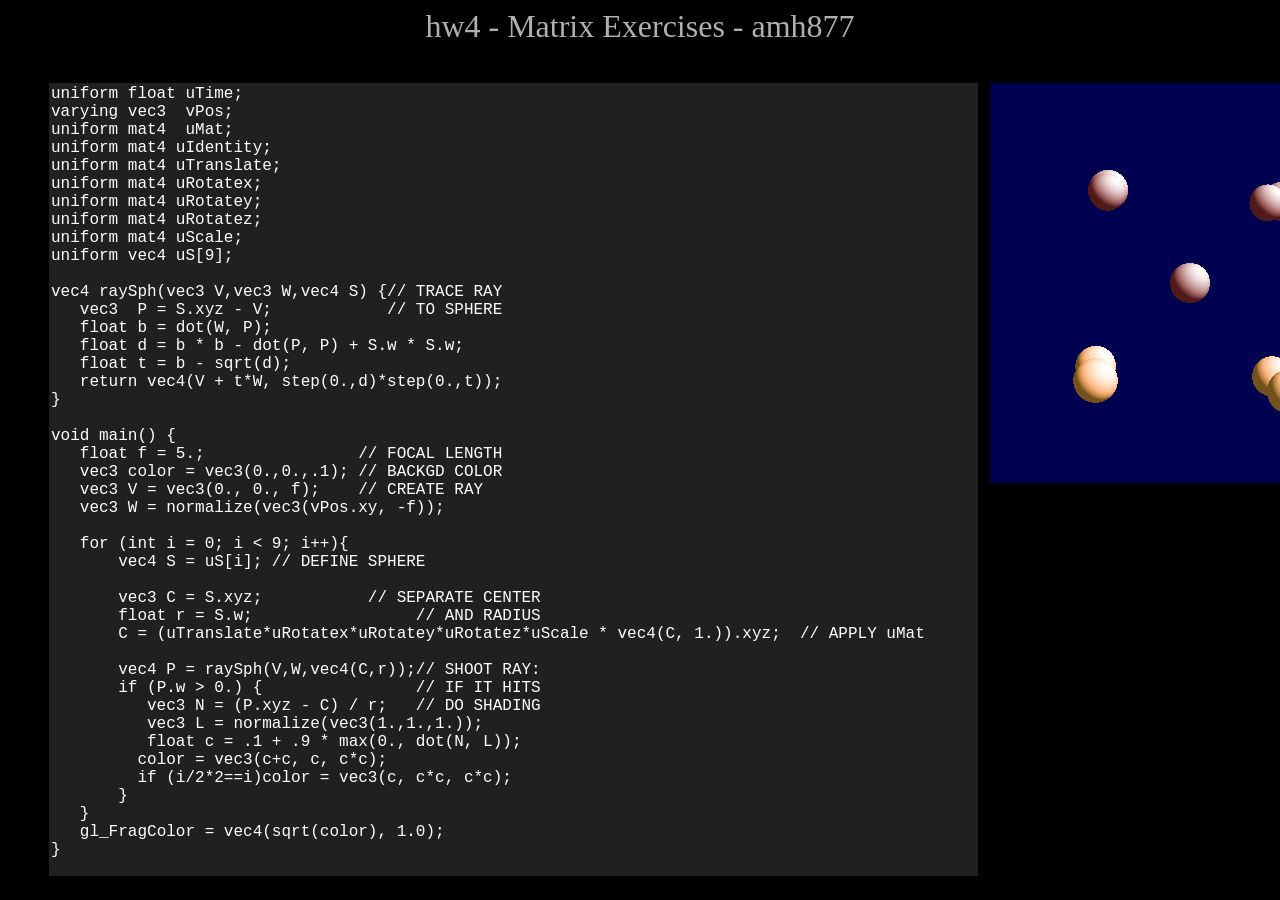
<file: hw4/index.html>
<script src=lib2.js></script>

<body bgcolor=black text=white link=white alink=white vlink=white>
<center>
<canvas id='canvas1' width=400 height=400></canvas>
</center>
</body>

<script id='my_vertex_shader' type='x-shader/x-vertex'>
   attribute vec3 aPos;
   varying   vec3 vPos;
   void main() {
      gl_Position = vec4(aPos, 1.);
      vPos = aPos;
   }
</script>

<script id='my_fragment_shader' type='x-shader/x-fragment'>
uniform float uTime;
varying vec3  vPos;
uniform mat4  uMat;
uniform mat4 uIdentity;
uniform mat4 uTranslate;
uniform mat4 uRotatex;
uniform mat4 uRotatey;
uniform mat4 uRotatez;
uniform mat4 uScale;
uniform vec4 uS[9];

vec4 raySph(vec3 V,vec3 W,vec4 S) {// TRACE RAY
   vec3  P = S.xyz - V;            // TO SPHERE
   float b = dot(W, P);
   float d = b * b - dot(P, P) + S.w * S.w;
   float t = b - sqrt(d);
   return vec4(V + t*W, step(0.,d)*step(0.,t));
}

void main() {
   float f = 5.;                // FOCAL LENGTH
   vec3 color = vec3(0.,0.,.1); // BACKGD COLOR
   vec3 V = vec3(0., 0., f);    // CREATE RAY
   vec3 W = normalize(vec3(vPos.xy, -f));

   for (int i = 0; i < 9; i++){
       vec4 S = uS[i]; // DEFINE SPHERE

       vec3 C = S.xyz;           // SEPARATE CENTER
       float r = S.w;                 // AND RADIUS
       C = (uTranslate*uRotatex*uRotatey*uRotatez*uScale * vec4(C, 1.)).xyz;  // APPLY uMat

       vec4 P = raySph(V,W,vec4(C,r));// SHOOT RAY:
       if (P.w > 0.) {                // IF IT HITS
          vec3 N = (P.xyz - C) / r;   // DO SHADING
          vec3 L = normalize(vec3(1.,1.,1.));
          float c = .1 + .9 * max(0., dot(N, L));
         color = vec3(c+c, c, c*c);
         if (i/2*2==i)color = vec3(c, c*c, c*c);
       }
   }
   gl_FragColor = vec4(sqrt(color), 1.0);
}</script>

<script id='instructions' type='text/html'><font color=#b0b0b0>
<b>Description</b>
<p>
Remember to describe what you are
trying to do.
</script>

<script>
var vs = my_vertex_shader.innerHTML,
    fs = my_fragment_shader.innerHTML;
    fs = fs.substring(1, fs.length);

document.body.innerHTML = [''
   ,'<center><font size=6 color=#b0b0b0>hw4 - Matrix Exercises - amh877</center>'
   ,'<TABLE cellspacing=0 cellpadding=0><TR>'
   ,'<td width=50></td><td><font color=red size=5><div id=errorMessage>&nbsp;</div></font></td>'
   ,'</TR><TR>'
   ,'<table cellspacing=10>'
   ,'<tr>'
   ,'<td valign=top><font size=2 color=red><div id=errorMarker>&nbsp;</div></font></td>'
   ,'<td valign=top>'
   ,'<textArea id=textArea spellcheck=false '
   ,'style="font:16px courier;outline-width:0;border-style:none;resize:none;overflow:scroll;"'
   ,'></textArea>'
   ,'</td><td valign=top>' + document.body.innerHTML + '</td>'
   ,'<td valign=top><font size=5>' + instructions.innerHTML + '</td>'
   ,'</tr></table>'
   ,'</TR></TABLE>'
   ].join('');

var i, text = fs.split('\n'), cols = 0;
for (i = 0 ; i < text.length ; i++)
   cols = Math.max(cols, text[i].length);

textArea.rows = text.length;
textArea.cols = cols;
textArea.value = fs;
textArea.style.backgroundColor = '#202020';
textArea.style.color = 'white';
textArea.onkeyup = function() { canvas1.setShaders(vs, this.value); }

var startTime = Date.now();

function animate(gl) {
   let time = (Date.now() - startTime) / 1000;
   setUniform('1f', 'uTime', time);
   setUniform('4fv', 'uS', [
                            0.,0.,0.,.1,
                            .5,.5,0.,.1,
                            .5, -.5,0.,.1,
                            -.5,.5,0.,.1,
                            -.5,- .5,0.,.1,
                            .5,.5,.5,.1,
                            .5, -.5,-.5,.1,
                            -.5,.5,.5,.1,
                            -.5,- .5,-.5,.1,
                            ]);

   // EXAMPLE OF SETTING UNIFORM SHADER VARIABLE uMat

   let z = 10 * Math.sin(2 * time);
   let x = .7 * Math.sin(2 * time);
  let x2 = 1.8 * Math.sin(1.5 * time);
  let y = .7 * Math.cos(2 * time);
  let t = .7 * Math.tan(1.5 * time);
  let b = Math.max(.5, Math.cos(3*time));
   setUniform('Matrix4fv', 'uMat', false, [ 1, 0, 0, 0,
                                            0, 1, 0, 0,
					                        0, 0, 1, 0,
					                       .1, 0, z, 1]);
    setUniform('Matrix4fv', 'uIdentity', false, [ 1, 0, 0, 0,
                                            0, 1, 0, 0,
                                            0, 0, 1, 0,
                                            0, 0, 0, 1]);
    setUniform('Matrix4fv', 'uTranslate', false, [ 1, 0, 0, x,
                                        0, 1, 0, x,
                                        0, 0, 1, x,
                                        0, 0, 0, 1]);
    setUniform('Matrix4fv', 'uRotatex', false, [ 1, 0, 0, 0,
                                        0, y, -x, 0,
                                        0, x, -y, 0,
                                        0, 0, 0, 1]);
    setUniform('Matrix4fv', 'uScale', false, [ x2, 0, 0, 0,
                                        0, x2, 0, 0,
                                        0, 0, x2, 0,
                                        0, 0, 0, x2]);
    setUniform('Matrix4fv', 'uRotatey', false, [ y, 0, x, 0,
                                        0, 1, 0, 0,
                                        -x, 0, y, 0,
                                        0, 0, 0, 1]);
    setUniform('Matrix4fv', 'uRotatez', false, [ y, -x, 0, 0,
                                        x, y, 0, 0,
                                        0, 0, 1, 0,
                                        0, 0, 0, 1]);

}

gl_start(canvas1, vs, fs);
</script>
</file>
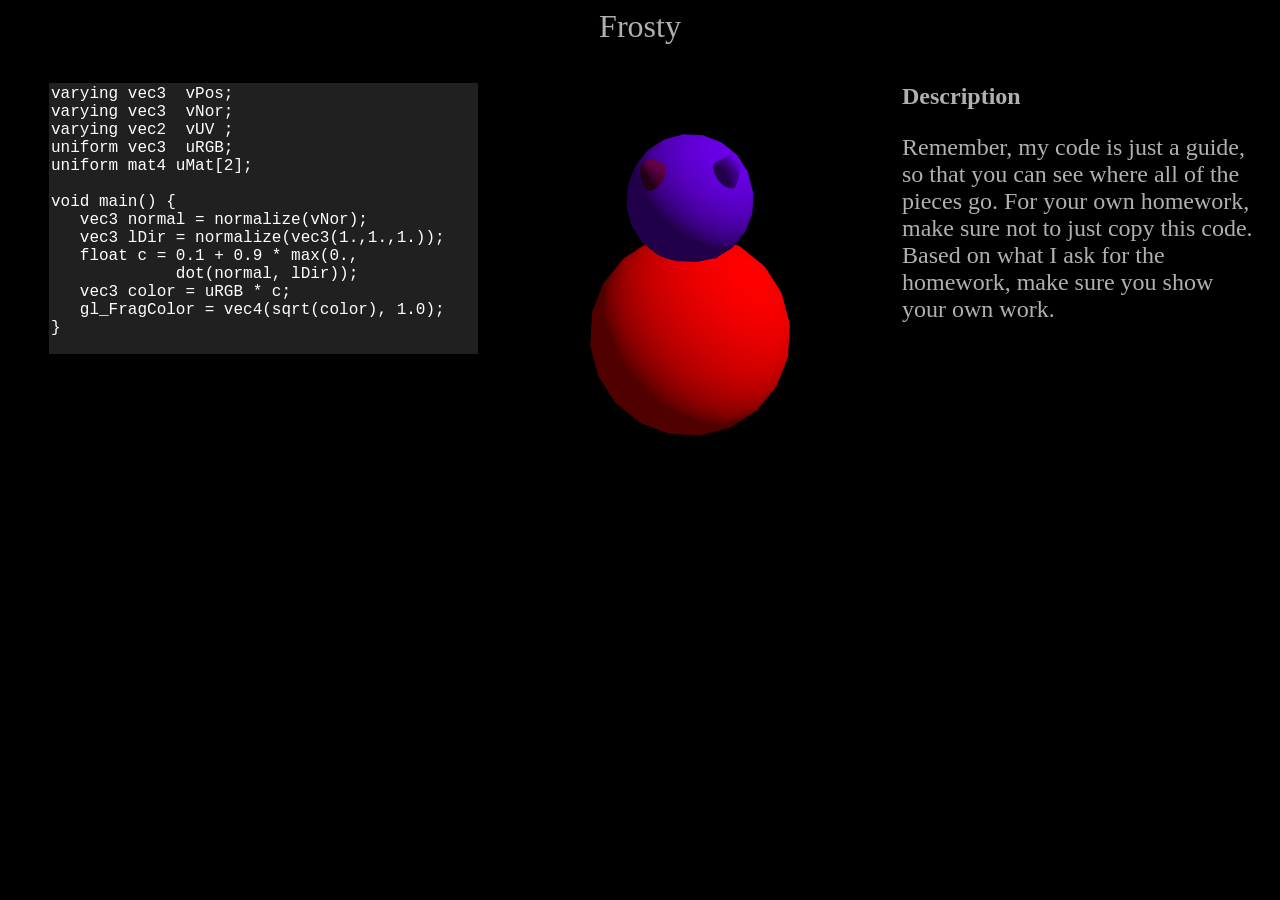
<file: hw5/index.html>
<script src=lib4.js></script>

<body bgcolor=black text=white link=white alink=white vlink=white>
<center>
<canvas id='canvas1' width=400 height=400></canvas>
</center>
</body>

<script id='my_vertex_shader' type='x-shader/x-vertex'>
   attribute vec3 aPos; // VERTEX ATTRIBUTES: POSITION
   attribute vec3 aNor; //                    NORMAL
   attribute vec2 aUV ; //                    TEXTURE U,V

   uniform mat4 uPPMat;     // PERSPECTIVE PROJECTION MATRIX
   uniform mat4 uObjectMat; // OBJECT TRANSFORMATION MATRIX
   uniform mat4 uNormalMat; // NORMAL TRANSFORMATION MATRIX

   varying   vec3 vPos; // TRANSFORMED POSITION
   varying   vec3 vNor; // TRANSFORMED NORMAL
   varying   vec2 vUV ;

   void main() {
      gl_Position = uPPMat * uObjectMat * vec4(aPos, 1.);
      vPos = aPos;
      vNor = (vec4(aNor, 0.) * uNormalMat).xyz;
      vUV  = aUV ;
   }
</script>

<script id='my_fragment_shader' type='x-shader/x-fragment'>
varying vec3  vPos;
varying vec3  vNor;
varying vec2  vUV ;
uniform vec3  uRGB;
uniform mat4 uMat[2];

void main() {
   vec3 normal = normalize(vNor);
   vec3 lDir = normalize(vec3(1.,1.,1.));
   float c = 0.1 + 0.9 * max(0.,
             dot(normal, lDir));
   vec3 color = uRGB * c;
   gl_FragColor = vec4(sqrt(color), 1.0);
}</script>

<script id='instructions' type='text/html'><font color=#b0b0b0>
<b>Description</b>
<p>
Remember, my code
is just a guide, so that you can see where all
of the pieces go.
For your own homework, make sure not to just
copy this code.
Based on what I ask for the homework,
make sure you show your own work.
</script>

<script>
var vs = my_vertex_shader.innerHTML,
    fs = my_fragment_shader.innerHTML;
    fs = fs.substring(1, fs.length);

document.body.innerHTML = [''
   ,'<center><font size=6 color=#b0b0b0>Frosty</center>'
   ,'<TABLE cellspacing=0 cellpadding=0><TR>'
   ,'<td width=50></td><td><font color=red size=5><div id=errorMessage>&nbsp;</div></font></td>'
   ,'</TR><TR>'
   ,'<table cellspacing=10>'
   ,'<tr>'
   ,'<td valign=top><font size=2 color=red><div id=errorMarker>&nbsp;</div></font></td>'
   ,'<td valign=top>'
   ,'<textArea id=textArea spellcheck=false '
   ,'style="font:16px courier;outline-width:0;border-style:none;resize:none;overflow:scroll;"'
   ,'></textArea>'
   ,'</td><td valign=top>' + document.body.innerHTML + '</td>'
   ,'<td valign=top><font size=5>' + instructions.innerHTML + '</td>'
   ,'</tr></table>'
   ,'</TR></TABLE>'
   ].join('');

var i, text = fs.split('\n'), cols = 0;
for (i = 0 ; i < text.length ; i++)
   cols = Math.max(cols, text[i].length);

textArea.rows = text.length;
textArea.cols = cols;
textArea.value = fs;
textArea.style.backgroundColor = '#202020';
textArea.style.color = 'white';
textArea.onkeyup = function() { canvas1.setShaders(vs, this.value); }

var startTime = Date.now();

// RETURNS ONE VERTEX OF A UNIT SPHERE, GIVEN PARAMETRIC u,v

function sphereVertex(u, v) {
  let theta = 2 * Math.PI * u;
  let phi   = Math.PI * (v - .5);
  let x = Math.cos(phi) * Math.cos(theta);
  let y = Math.cos(phi) * Math.sin(theta);
  let z = Math.sin(phi);
  return [x, y, z,  x, y, z,  u, v];
}

// CREATE A PARAMETRIC SHAPE AS A SINGLE TRIANGLE STRIP

function createParametricShape(func, nu, nv) {
  let vertices = [];
  for (let j = 0 ; j < nv ; j++) {
     let v0 =  j    / nv;
     let v1 = (j+1) / nv;
     for (let i = 0 ; i <= nu ; i++) {
        let u = i / nu;
	if (j % 2)
	   u = 1 - u;
	vertices = vertices.concat(func(u, v0));
	vertices = vertices.concat(func(u, v1));
     }
  }
  return vertices;
}

// GENERATE THE TRIANGLE STRIP FOR A SPHERE

var sphereTriangleStrip = createParametricShape(sphereVertex, 20, 10);

function animate(gl) {
   let time = (Date.now() - startTime) / 1000;

   setUniform('1f', 'uTime', time);
   setUniform('3fv', 'uCursor', cursor);

   var zRange = 10; // DEFINE A RANGE FOR Z VALUES
   var fl = 3;      // FOCAL LENGTH OF VIRTUAL CAMERA

   // DEFINE THE PERSPECTIVE PROJECTION MATRIX

   setUniform('Matrix4fv', 'uPPMat', false, [
          1,  0,         0,     0,
          0,  1,         0,     0,
          0,  0, -1/zRange, -1/fl,
          0,  0,         0,     1,
   ]);


   // SEND SPHERE GEOMETRY DOWN TO GPU AS A TRIANGLE STRIP

   setBuffer(gl, sphereTriangleStrip);


   // FIRST SPHERE, USING SAME TRIANGLE STRIP

   let c = Math.cos(1.3 * time);
   let s = Math.sin(1.3 * time);

   let objMat1 = [
      c,   s,  0, 0,    // uObjectMat SCALES UNIFORMLY
        -s,   c,  0, 0,
         0,   0,  1, 0,
         0, -.5, 0, 2,
   ];
   let norMat1 = matrixInvert(objMat1);

   setUniform('Matrix4fv', 'uObjectMat', false, objMat1);
   setUniform('Matrix4fv', 'uNormalMat', false, norMat1);
   setUniform('3fv', 'uRGB', [1,0,0]);
   drawBuffer(gl);                     // FIRST DRAW CALL


   // SECOND SPHERE, USING SAME TRIANGLE STRIP
   let objMat2 = [
        c,  s,  0, 0,    // uObjectMat SCALES UNIFORMLY
        -s, c,  0, 0,
        0,  0,  1.1, 0,
        0, 1.3, 1.1, 3.5,
  ];

   objMat1[13] *= -1;     // JUST MODIFYING THE MATRIX
   objMat1[14] *= -1;
   norMat2 = matrixInvert(objMat2);

   let t = .5 + .5 * Math.sin(3 * time); // ANIMATE COLOR

   setUniform('Matrix4fv', 'uObjectMat', false, objMat2);
   setUniform('Matrix4fv', 'uNormalMat', false, norMat2);
   setUniform('3fv', 'uRGB', [t,0,1-t]);
   drawBuffer(gl);                     // SECOND DRAW CALL

   // right eye
   let objMat4 = [
         0.5,  0,  0, 0,    // uObjectMat SCALES UNIFORMLY
         0,   0.5,  0, 0,
         0.5,   0.6,  1.2, 0,
         0.6, 2.5, 3, 6.5,
   ];
   norMat4 = matrixInvert(objMat4);
   setUniform('Matrix4fv', 'uObjectMat', false, objMat4);
   setUniform('Matrix4fv', 'uNormalMat', false, norMat4);
   setUniform('3fv', 'uRGB', [t,0,1-t]);
   drawBuffer(gl);

// left eye
   let objMat5 = [
         0.5,  0,  0, 0,    // uObjectMat SCALES UNIFORMLY
         0,   0.5,  0, 0,
         -0.5,   0.5,  1.2, 0,
         -0.6, 2.5, 3, 6.5,
   ];
   norMat5 = matrixInvert(objMat5);
   setUniform('Matrix4fv', 'uObjectMat', false, objMat5);
   setUniform('Matrix4fv', 'uNormalMat', false, norMat5);
   setUniform('3fv', 'uRGB', [0.2*(1-t),0,0.5*t]);
   drawBuffer(gl);
}

gl_start(canvas1, vs, fs);
</script>
</file>
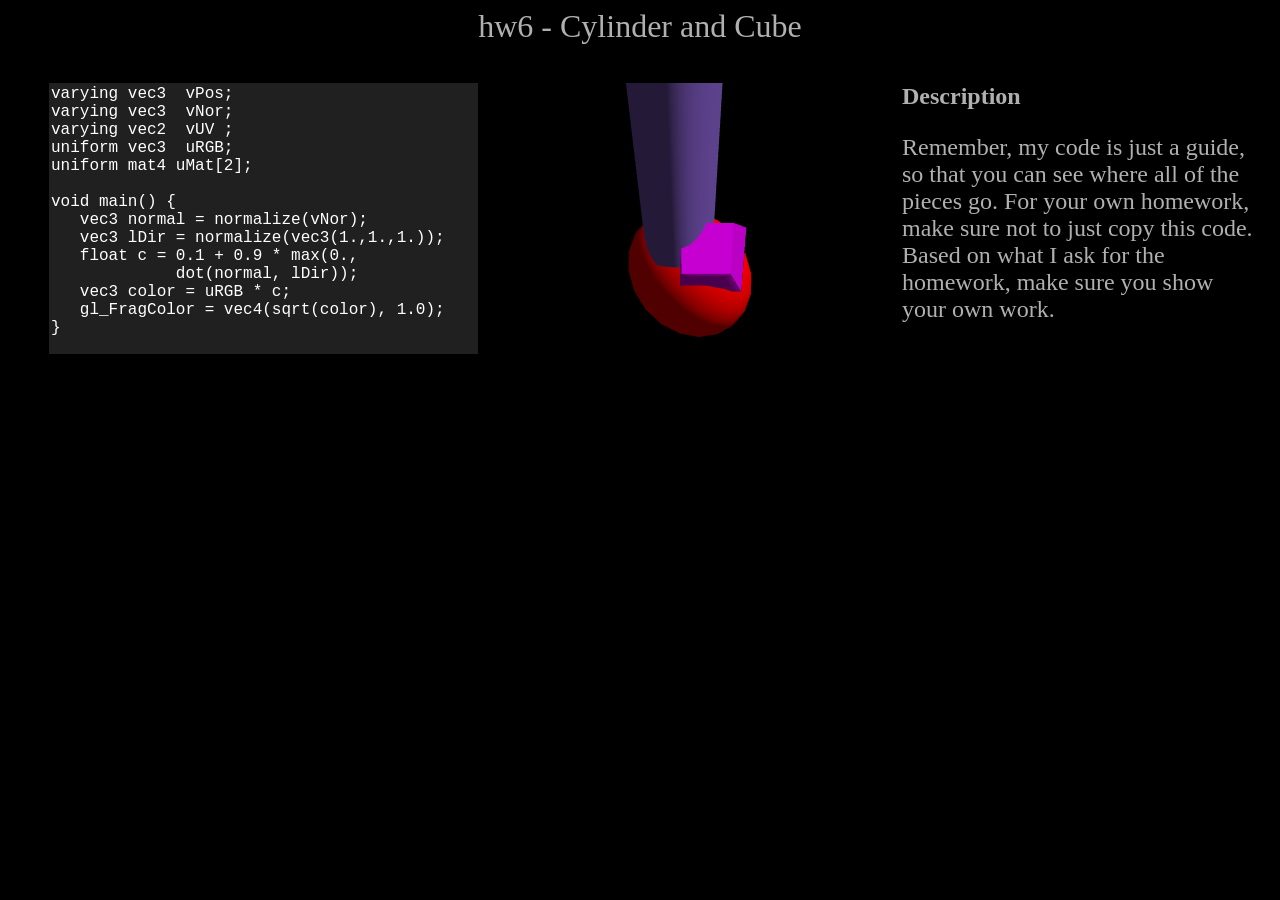
<file: hw6/index.html>
<script src=lib4.js></script>

<body bgcolor=black text=white link=white alink=white vlink=white>
<center>
<canvas id='canvas1' width=400 height=400></canvas>
</center>
</body>

<script id='my_vertex_shader' type='x-shader/x-vertex'>
   attribute vec3 aPos; // VERTEX ATTRIBUTES: POSITION
   attribute vec3 aNor; //                    NORMAL
   attribute vec2 aUV ; //                    TEXTURE U,V

   uniform mat4 uPPMat;     // PERSPECTIVE PROJECTION MATRIX
   uniform mat4 uObjectMat; // OBJECT TRANSFORMATION MATRIX
   uniform mat4 uNormalMat; // NORMAL TRANSFORMATION MATRIX

   varying   vec3 vPos; // TRANSFORMED POSITION
   varying   vec3 vNor; // TRANSFORMED NORMAL
   varying   vec2 vUV ;

   void main() {
      gl_Position = uPPMat * uObjectMat * vec4(aPos, 1.);
      vPos = aPos;
      vNor = (vec4(aNor, 0.) * uNormalMat).xyz;
      vUV  = aUV ;
   }
</script>

<script id='my_fragment_shader' type='x-shader/x-fragment'>
varying vec3  vPos;
varying vec3  vNor;
varying vec2  vUV ;
uniform vec3  uRGB;
uniform mat4 uMat[2];

void main() {
   vec3 normal = normalize(vNor);
   vec3 lDir = normalize(vec3(1.,1.,1.));
   float c = 0.1 + 0.9 * max(0.,
             dot(normal, lDir));
   vec3 color = uRGB * c;
   gl_FragColor = vec4(sqrt(color), 1.0);
}</script>

<script id='instructions' type='text/html'><font color=#b0b0b0>
<b>Description</b>
<p>
Remember, my code
is just a guide, so that you can see where all
of the pieces go.
For your own homework, make sure not to just
copy this code.
Based on what I ask for the homework,
make sure you show your own work.
</script>

<script>
var vs = my_vertex_shader.innerHTML,
    fs = my_fragment_shader.innerHTML;
    fs = fs.substring(1, fs.length);

document.body.innerHTML = [''
   ,'<center><font size=6 color=#b0b0b0>hw6 - Cylinder and Cube</center>'
   ,'<TABLE cellspacing=0 cellpadding=0><TR>'
   ,'<td width=50></td><td><font color=red size=5><div id=errorMessage>&nbsp;</div></font></td>'
   ,'</TR><TR>'
   ,'<table cellspacing=10>'
   ,'<tr>'
   ,'<td valign=top><font size=2 color=red><div id=errorMarker>&nbsp;</div></font></td>'
   ,'<td valign=top>'
   ,'<textArea id=textArea spellcheck=false '
   ,'style="font:16px courier;outline-width:0;border-style:none;resize:none;overflow:scroll;"'
   ,'></textArea>'
   ,'</td><td valign=top>' + document.body.innerHTML + '</td>'
   ,'<td valign=top><font size=5>' + instructions.innerHTML + '</td>'
   ,'</tr></table>'
   ,'</TR></TABLE>'
   ].join('');

var i, text = fs.split('\n'), cols = 0;
for (i = 0 ; i < text.length ; i++)
   cols = Math.max(cols, text[i].length);

textArea.rows = text.length;
textArea.cols = cols;
textArea.value = fs;
textArea.style.backgroundColor = '#202020';
textArea.style.color = 'white';
textArea.onkeyup = function() { canvas1.setShaders(vs, this.value); }

var startTime = Date.now();

// RETURNS ONE VERTEX OF A UNIT SPHERE, GIVEN PARAMETRIC u,v

function sphereVertex(u, v) {
  let theta = 2 * Math.PI * u;
  let phi   = Math.PI * (v - .5);
  let x = Math.cos(phi) * Math.cos(theta);
  let y = Math.cos(phi) * Math.sin(theta);
  let z = Math.sin(phi);
  return [x, y, z,  x, y, z,  u, v];
}
function cylinderVertex(u,v) {
  let theta = 2 * Math.PI * u;
  let c = Math.cos(theta);
  let s = Math.sin(theta);
  if (v >= 0 && v < 0.2){
    return [0, 0, -1,
            0, 0, -1,  u, v];
  }
  else if (v >= 0.2 && v < 0.4){
    return [c, s, -1,
            0, 0, -1,  u, v];
  }
  else if (v >= 0.4 && v < 0.6){
    return [c, s, -1,
            c, s, 0,  u, v];
  }
  else if (v >= 0.6 && v < 0.8){
    return [c, s, 1,
            c, s, 0,  u, v];
  }
  else if (v >= 0.8 && v < 1){
    return [c, s, 1,
            0, 0, 1,  u, v];
  }
  else {
    return [0, 0, 1,  0, 0, 1,  u, v];
  }
}

function cubeVertex(u, v) {
  let vertices = [];
  if (u == 0){
    vertices = [1, 1, 0,  1, 0, 0,  u, v];
  }
  if (u == 0.125){
     vertices = [1, 1, 0,  0, 1, 0,  u, v];
  }
  if (u == 0.25){
     vertices = [-1, 1, 0,  0, 1, 0,  u, v];
  }
  if (u == 0.375){
     vertices = [-1, 1, 0,  -1, 0, 0,  u, v];
  }
  if (u == 0.5){
     vertices = [-1, -1, 0,  -1, 0, 0,  u, v];
  }
  if (u == 0.625){
     vertices = [-1, -1, 0,  0, -1, 0,  u, v];
  }
  if (u == 0.75){
     vertices = [1, -1, 0,  0, -1, 0,  u, v];
  }
  if (u == 0.875){
     vertices = [1, -1, 0,  1, 0, 0,  u, v];
  }
  if (u == 1){
     vertices = [1, 1, 0,  1, 0, 0,  u, v];
  }
  if (v >= 0 && v < 0.2){
     vertices[0] = 0;
     vertices[1] = 0;
     vertices[2] = -1;
     vertices[3] = 0;
     vertices[4] = 0;
     vertices[5] = -1;
  }
  else if (v >= 0.2 && v < 0.4){
     vertices[2] = -1;
     vertices[5] = -1;
  }
  else if (v >= 0.4 && v < 0.6){
     vertices[2] = -1;
     vertices[5] = 0;
  }
  else if (v >= 0.6 && v < 0.8){
     vertices[2] = 1;
     vertices[5] = 0;
  }
  else if (v >= 0.8 && v < 1){
     vertices[2] = 1;
     vertices[5] = 1;
  }
  else if (v == 1){
     vertices[0] = 0;
     vertices[1] = 0;
     vertices[2] = 1;
     vertices[3] = 0;
     vertices[4] = 0;
     vertices[5] = 1;
  }
  return vertices;
}

// CREATE A PARAMETRIC SHAPE AS A SINGLE TRIANGLE STRIP

function createParametricShape(func, nu, nv) {
  let vertices = [];
  for (let j = 0 ; j < nv ; j++) {
     let v0 =  j    / nv;
     let v1 = (j+1) / nv;
     for (let i = 0 ; i <= nu ; i++) {
        let u = i / nu;
	if (j % 2)
	   u = 1 - u;
	vertices = vertices.concat(func(u, v0));
	vertices = vertices.concat(func(u, v1));
     }
  }
  return vertices;
}

// GENERATE THE TRIANGLE STRIP FOR A SPHERE

var sphereTriangleStrip = createParametricShape(sphereVertex, 20, 10);
var cylinderStrip = createParametricShape(cylinderVertex, 30, 10);
var cubeStrip = createParametricShape(cubeVertex, 8, 5);

function animate(gl) {
   let time = (Date.now() - startTime) / 1000;

   setUniform('1f', 'uTime', time);
   setUniform('3fv', 'uCursor', cursor);

   var zRange = 20; // DEFINE A RANGE FOR Z VALUES
   var fl = 10;      // FOCAL LENGTH OF VIRTUAL CAMERA

   // DEFINE THE PERSPECTIVE PROJECTION MATRIX
   setUniform('Matrix4fv', 'uPPMat', false, [
          1,  0,         0,     0,
          0,  1,         0,     0,
          0,  0, -1/zRange, -1/fl,
          0,  0,         0,     1,
   ]);

   // CYLINDER
  setBuffer(gl, cylinderStrip);
  let c = Math.cos(4 * time);
  let s = Math.sin(4 * time);
  let objMat1 = [
        1,   0,  0, 0,    // uObjectMat SCALES UNIFORMLY
        0,   c,  -s*2, 0,
        0,   -2*s,  c+2, s,
        c,   3+c,  0, 5,
  ];
  let norMat1 = matrixInvert(objMat1);

  setUniform('Matrix4fv', 'uObjectMat', false, objMat1);
  setUniform('Matrix4fv', 'uNormalMat', false, norMat1);
  setUniform('3fv', 'uRGB', [.2,.1,Math.cos(time)]);
  drawBuffer(gl);

  // Cube
   setBuffer(gl, cubeStrip);
   let objMat2 = [
            1,   0,  0, 0,    // uObjectMat SCALES UNIFORMLY
            0,   c,  s, s,
            0,   -s,  c, c,
            -(2*c),   1,  0, 7,
      ];
    let norMat2 = matrixInvert(objMat2);

    setUniform('Matrix4fv', 'uObjectMat', false, objMat2);
    setUniform('Matrix4fv', 'uNormalMat', false, norMat2);
    setUniform('3fv', 'uRGB', [.8,0,Math.sin(time)]);
    drawBuffer(gl);
   // SEND SPHERE GEOMETRY DOWN TO GPU AS A TRIANGLE STRIP

   setBuffer(gl, sphereTriangleStrip);

   let objMat3 = [
      .5*c,   s,  0, 0,    // uObjectMat SCALES UNIFORMLY
        -s,   c,  0, 0,
         0,   0,  1, 0,
         0, -.5*c, -1, 3,
   ];
   let norMat3 = matrixInvert(objMat3);

   setUniform('Matrix4fv', 'uObjectMat', false, objMat3);
   setUniform('Matrix4fv', 'uNormalMat', false, norMat3);
   setUniform('3fv', 'uRGB', [1,0,s]);
   drawBuffer(gl);                     // FIRST DRAW CALL
}

gl_start(canvas1, vs, fs);
</script>
</file>
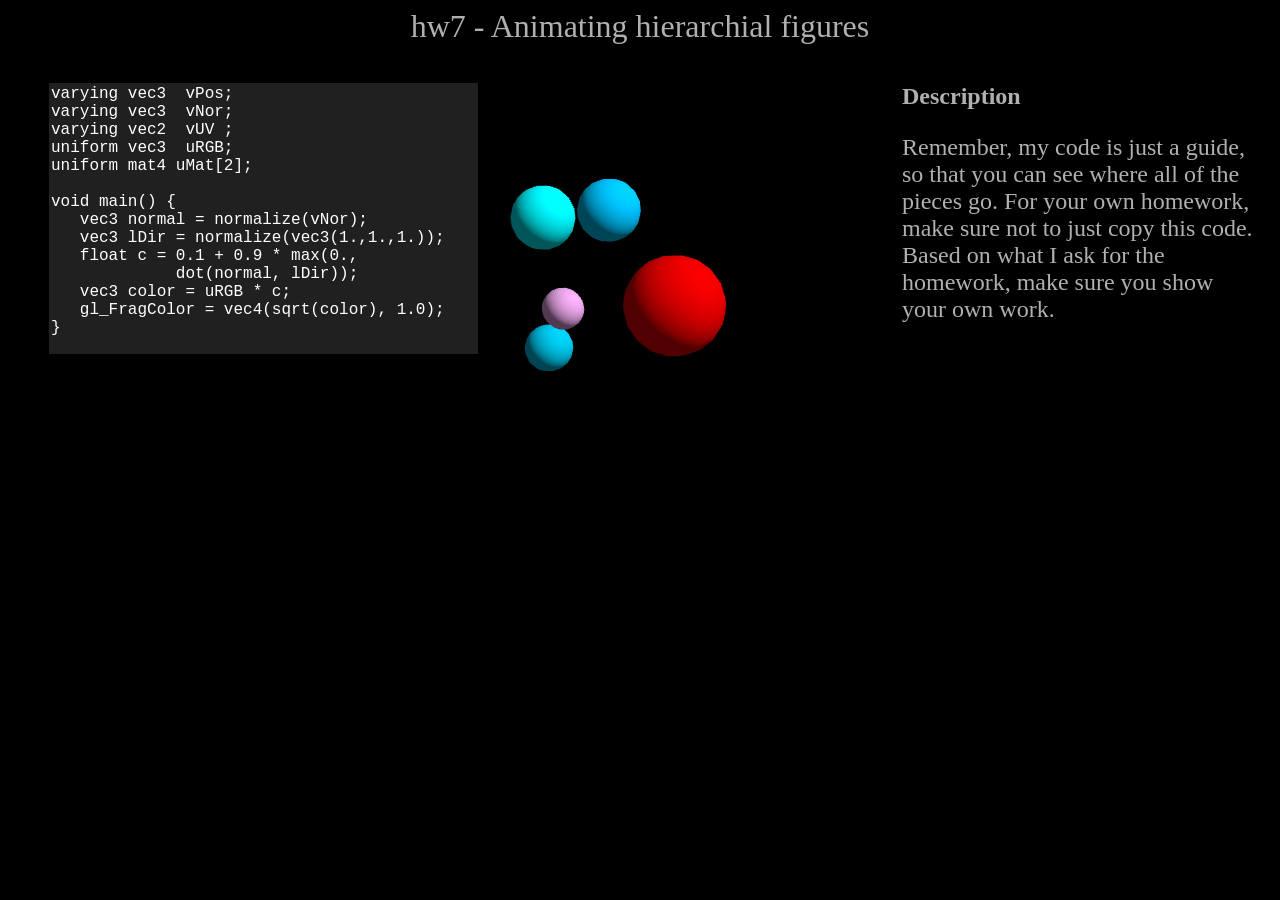
<file: hw7/index.html>
<script src=lib4.js></script>

<body bgcolor=black text=white link=white alink=white vlink=white>
<center>
<canvas id='canvas1' width=400 height=400></canvas>
</center>
</body>

<script id='my_vertex_shader' type='x-shader/x-vertex'>
   attribute vec3 aPos; // VERTEX ATTRIBUTES: POSITION
   attribute vec3 aNor; //                    NORMAL
   attribute vec2 aUV ; //                    TEXTURE U,V

   uniform mat4 uPPMat;     // PERSPECTIVE PROJECTION MATRIX
   uniform mat4 uObjectMat; // OBJECT TRANSFORMATION MATRIX
   uniform mat4 uNormalMat; // NORMAL TRANSFORMATION MATRIX

   varying   vec3 vPos; // TRANSFORMED POSITION
   varying   vec3 vNor; // TRANSFORMED NORMAL
   varying   vec2 vUV ;

   void main() {
      gl_Position = uPPMat * uObjectMat * vec4(aPos, 1.);
      vPos = aPos;
      vNor = (vec4(aNor, 0.) * uNormalMat).xyz;
      vUV  = aUV ;
   }
</script>

<script id='my_fragment_shader' type='x-shader/x-fragment'>
varying vec3  vPos;
varying vec3  vNor;
varying vec2  vUV ;
uniform vec3  uRGB;
uniform mat4 uMat[2];

void main() {
   vec3 normal = normalize(vNor);
   vec3 lDir = normalize(vec3(1.,1.,1.));
   float c = 0.1 + 0.9 * max(0.,
             dot(normal, lDir));
   vec3 color = uRGB * c;
   gl_FragColor = vec4(sqrt(color), 1.0);
}</script>

<script id='instructions' type='text/html'><font color=#b0b0b0>
<b>Description</b>
<p>
Remember, my code
is just a guide, so that you can see where all
of the pieces go.
For your own homework, make sure not to just
copy this code.
Based on what I ask for the homework,
make sure you show your own work.
</script>

<script>
var vs = my_vertex_shader.innerHTML,
    fs = my_fragment_shader.innerHTML;
    fs = fs.substring(1, fs.length);

document.body.innerHTML = [''
   ,'<center><font size=6 color=#b0b0b0>hw7 - Animating hierarchial figures</center>'
   ,'<TABLE cellspacing=0 cellpadding=0><TR>'
   ,'<td width=50></td><td><font color=red size=5><div id=errorMessage>&nbsp;</div></font></td>'
   ,'</TR><TR>'
   ,'<table cellspacing=10>'
   ,'<tr>'
   ,'<td valign=top><font size=2 color=red><div id=errorMarker>&nbsp;</div></font></td>'
   ,'<td valign=top>'
   ,'<textArea id=textArea spellcheck=false '
   ,'style="font:16px courier;outline-width:0;border-style:none;resize:none;overflow:scroll;"'
   ,'></textArea>'
   ,'</td><td valign=top>' + document.body.innerHTML + '</td>'
   ,'<td valign=top><font size=5>' + instructions.innerHTML + '</td>'
   ,'</tr></table>'
   ,'</TR></TABLE>'
   ].join('');

var i, text = fs.split('\n'), cols = 0;
for (i = 0 ; i < text.length ; i++)
   cols = Math.max(cols, text[i].length);

textArea.rows = text.length;
textArea.cols = cols;
textArea.value = fs;
textArea.style.backgroundColor = '#202020';
textArea.style.color = 'white';
textArea.onkeyup = function() { canvas1.setShaders(vs, this.value); }

var startTime = Date.now();

// RETURNS ONE VERTEX OF A UNIT SPHERE, GIVEN PARAMETRIC u,v

function sphereVertex(u, v) {
  let theta = 2 * Math.PI * u;
  let phi   = Math.PI * (v - .5);
  let x = Math.cos(phi) * Math.cos(theta);
  let y = Math.cos(phi) * Math.sin(theta);
  let z = Math.sin(phi);
  return [x, y, z,  x, y, z,  u, v];
}
function cylinderVertex(u,v) {
  let theta = 2 * Math.PI * u;
  let c = Math.cos(theta);
  let s = Math.sin(theta);
  if (v >= 0 && v < 0.2){
    return [0, 0, -1,
            0, 0, -1,  u, v];
  }
  else if (v >= 0.2 && v < 0.4){
    return [c, s, -1,
            0, 0, -1,  u, v];
  }
  else if (v >= 0.4 && v < 0.6){
    return [c, s, -1,
            c, s, 0,  u, v];
  }
  else if (v >= 0.6 && v < 0.8){
    return [c, s, 1,
            c, s, 0,  u, v];
  }
  else if (v >= 0.8 && v < 1){
    return [c, s, 1,
            0, 0, 1,  u, v];
  }
  else {
    return [0, 0, 1,  0, 0, 1,  u, v];
  }
}

function cubeVertex(u, v) {
  let vertices = [];
  if (u == 0){
    vertices = [1, 1, 0,  1, 0, 0,  u, v];
  }
  if (u == 0.125){
     vertices = [1, 1, 0,  0, 1, 0,  u, v];
  }
  if (u == 0.25){
     vertices = [-1, 1, 0,  0, 1, 0,  u, v];
  }
  if (u == 0.375){
     vertices = [-1, 1, 0,  -1, 0, 0,  u, v];
  }
  if (u == 0.5){
     vertices = [-1, -1, 0,  -1, 0, 0,  u, v];
  }
  if (u == 0.625){
     vertices = [-1, -1, 0,  0, -1, 0,  u, v];
  }
  if (u == 0.75){
     vertices = [1, -1, 0,  0, -1, 0,  u, v];
  }
  if (u == 0.875){
     vertices = [1, -1, 0,  1, 0, 0,  u, v];
  }
  if (u == 1){
     vertices = [1, 1, 0,  1, 0, 0,  u, v];
  }
  if (v >= 0 && v < 0.2){
     vertices[0] = 0;
     vertices[1] = 0;
     vertices[2] = -1;
     vertices[3] = 0;
     vertices[4] = 0;
     vertices[5] = -1;
  }
  else if (v >= 0.2 && v < 0.4){
     vertices[2] = -1;
     vertices[5] = -1;
  }
  else if (v >= 0.4 && v < 0.6){
     vertices[2] = -1;
     vertices[5] = 0;
  }
  else if (v >= 0.6 && v < 0.8){
     vertices[2] = 1;
     vertices[5] = 0;
  }
  else if (v >= 0.8 && v < 1){
     vertices[2] = 1;
     vertices[5] = 1;
  }
  else if (v == 1){
     vertices[0] = 0;
     vertices[1] = 0;
     vertices[2] = 1;
     vertices[3] = 0;
     vertices[4] = 0;
     vertices[5] = 1;
  }
  return vertices;
}

// CREATE A PARAMETRIC SHAPE AS A SINGLE TRIANGLE STRIP

function createParametricShape(func, nu, nv) {
  let vertices = [];
  for (let j = 0 ; j < nv ; j++) {
     let v0 =  j    / nv;
     let v1 = (j+1) / nv;
     for (let i = 0 ; i <= nu ; i++) {
        let u = i / nu;
	if (j % 2)
	   u = 1 - u;
	vertices = vertices.concat(func(u, v0));
	vertices = vertices.concat(func(u, v1));
     }
  }
  return vertices;
}

function drawSphere(ms,radius,r,g,b){
  ms.save();
    ms.scale(radius,radius,radius);
    ms.sphere(r,g,b);
  ms.restore();
}
function drawSpheres(ms, ampl, phase, len) {
      var a = ampl * (.5 + .5 * Math.sin(phase));
      var b = ampl * (.5 + .5 * Math.cos(phase));
      ms.rotatex(Math.PI/6)
// the sun

      ms.save();
      ms.rotatey(1.6*phase);
      ms.translate(len*0.5,0.01,0.01);
         drawSphere(ms, len/2,.9 + 0.1 * Math.sin(phase),0,0);
      ms.restore();


//planets
      ms.save();
        //ms.rotatex(Math.sin(phase));
        //ms.rotatey(a);
        ms.rotatey(1.6*phase);
        ms.translate(len,0.06,0.5);
        drawSphere(ms, len/5,0.5 + 0.5 * Math.sin(1.3*phase),0.5,1);
      ms.restore();

      ms.save();
        //ms.rotatex(Math.sin(phase));
        //ms.rotatey(a);
        ms.rotatey(phase);
        ms.rotatex(phase);
        ms.translate(-len*1.4,0.2, 0.8);
        drawSphere(ms, len/4,0,0.5 + 0.5 * Math.cos(phase),1);
      ms.restore();
      ms.save();
        //ms.rotatex(Math.sin(phase));
        //ms.rotatey(a);
        ms.rotatey(phase);
        ms.rotatex(phase);
        ms.translate(-len*1.5,0.5, 0.1);
        drawSphere(ms, len/3,0, Math.sin(phase+1) + 0.3,1.2);
      ms.restore();
      ms.save();
        //ms.rotatex(Math.sin(phase));
        //ms.rotatey(a);
        ms.rotatey(phase);
        ms.rotatex(phase);
        ms.translate(-len*1.6,0.12, 0);
        drawSphere(ms, len/3, 0,0.5 + 0.5 * Math.cos(phase),1.2);
      ms.restore();

}
function multiplyMatrices(x, y){
 let ans = [];
 for (let i=0; i<16; i++) ans.push(0);
 for (let i=0; i<4; i++){
  for (let j=0; j<4; j++){
   for (let k=0; k<4; k++){
    ans[i*4+j]+=x[i*4+k]*y[k*4+j];
   }
  }
 }
 return ans;
}

function matrixStack(){
    let stack = [];
      let pointer = 0;
      let identity = [
              1,  0,  0,  0,
              0,  1,  0,  0,
              0,  0,  1,  0,
              0,  0,  0,  1,
          ];
      stack.push(identity);
      this.save = function(){
        stack.push(stack[pointer]);
        pointer += 1 ;
        //console.log(pointer);
    }

      this.restore = function(){
        stack.pop();
        pointer -= 1;
        // if empty gives identity matrix

    }
      this.translate = function(x,y,z){
        m2 = [
              1,  0,  0,  0,
              0,  1,  0,  0,
              0,  0,  1,  0,
              x,  y,  z,  1,
          ];
        stack[pointer] = multiplyMatrices(m2,stack[pointer]);

    }

      this.rotatex = function(angle){
        let s = Math.sin(angle);
        let c = Math.cos(angle);
        m2 = [
              1,  0,  0,  0,
              0,  c,  s,  0,
              0,  -s,  c,  0,
              0,  0,  0,  1,
          ];
        stack[pointer] = multiplyMatrices(m2,stack[pointer]);
    }

      this.rotatey = function(angle){
        let s = Math.sin(angle);
        let c = Math.cos(angle);
        m2 = [
              c,  0,  s,  0,
              0,  1,  0,  0,
              -s,  0,  c,  0,
              0,  0,  0,  1,
          ];
        stack[pointer] = multiplyMatrices(m2,stack[pointer]);
    }

      this.rotatez = function(angle){
        let s = Math.sin(angle);
        let c = Math.cos(angle);
        m2 = [
              c,  s,  0,  0,
              -s,  c,  0,  0,
              0,  0,  1,  0,
              0,  0,  0,  1,
          ];
        stack[pointer] = multiplyMatrices(m2,stack[pointer]);
    }

      this.scale = function(x,y,z){
        m2 = [
              x,  0,  0,  0,
              0,  y,  0,  0,
              0,  0,  z,  0,
              0,  0,  0,  1,
          ];
        stack[pointer] = multiplyMatrices(m2,stack[pointer]);
        //console.log(stack[pointer]);
      }

      this.cylinder = function(){
        setBuffer(gl, cylinderStrip);
        let objMat1 = stack[pointer];
        let norMat1 = matrixInvert(objMat1);
        setUniform('Matrix4fv', 'uObjectMat', false, objMat1);
        setUniform('Matrix4fv', 'uNormalMat', false, norMat1);
        setUniform('3fv', 'uRGB', [1,0,0]);
        drawBuffer(gl);
      }

      this.sphere = function(r,g,b){
        setBuffer(gl, sphereTriangleStrip);
        let objMat1 = stack[pointer];
        let norMat1 = matrixInvert(objMat1);
        setUniform('Matrix4fv', 'uObjectMat', false, objMat1);
        setUniform('Matrix4fv', 'uNormalMat', false, norMat1);
        setUniform('3fv', 'uRGB', [r,g,b]);
        drawBuffer(gl);
    }
}


// GENERATE THE TRIANGLE STRIP FOR A SPHERE

var sphereTriangleStrip = createParametricShape(sphereVertex, 20, 10);
var cylinderStrip = createParametricShape(cylinderVertex, 30, 10);
var cubeStrip = createParametricShape(cubeVertex, 8, 5);

function animate(gl) {
   let time = (Date.now() - startTime) / 1000;

   let m = new matrixStack();
   setUniform('1f', 'uTime', time);
   setUniform('3fv', 'uCursor', cursor);

   var zRange = 20; // DEFINE A RANGE FOR Z VALUES
   var fl = 10;      // FOCAL LENGTH OF VIRTUAL CAMERA

   // DEFINE THE PERSPECTIVE PROJECTION MATRIX
   setUniform('Matrix4fv', 'uPPMat', false, [
          1,  0,         0,     0,
          0,  1,         0,     0,
          0,  0, -1/zRange, -1/fl,
          0,  0,         0,     1,
   ]);
   drawSpheres(m,.3,time,.5);
}

gl_start(canvas1, vs, fs);
</script>
</file>
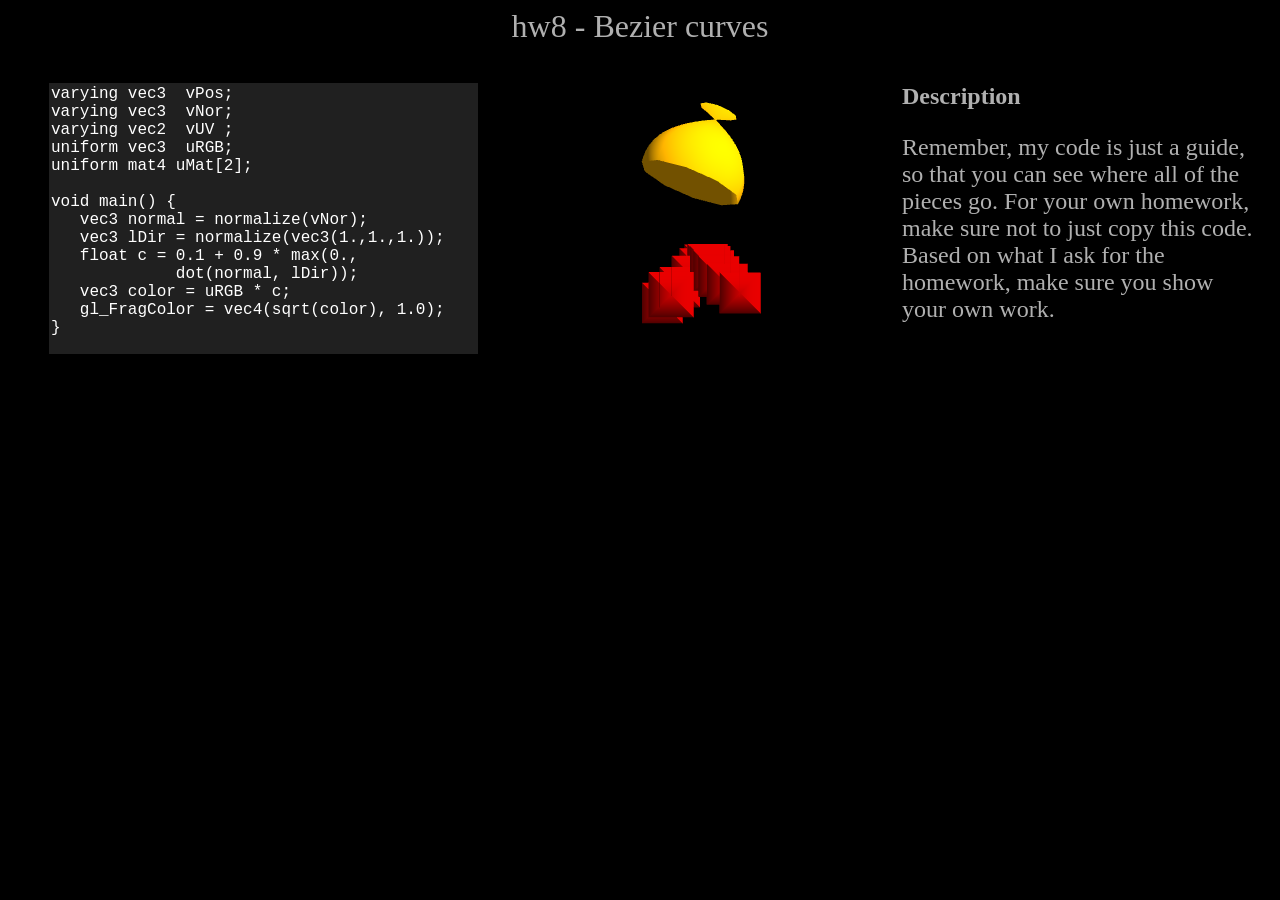
<file: hw8/index.html>
<script src=lib4.js></script>

<body bgcolor=black text=white link=white alink=white vlink=white>
<center>
<canvas id='canvas1' width=400 height=400></canvas>
</center>
</body>

<script id='my_vertex_shader' type='x-shader/x-vertex'>
   attribute vec3 aPos; // VERTEX ATTRIBUTES: POSITION
   attribute vec3 aNor; //                    NORMAL
   attribute vec2 aUV ; //                    TEXTURE U,V

   uniform mat4 uPPMat;     // PERSPECTIVE PROJECTION MATRIX
   uniform mat4 uObjectMat; // OBJECT TRANSFORMATION MATRIX
   uniform mat4 uNormalMat; // NORMAL TRANSFORMATION MATRIX

   varying   vec3 vPos; // TRANSFORMED POSITION
   varying   vec3 vNor; // TRANSFORMED NORMAL
   varying   vec2 vUV ;

   void main() {
      gl_Position = uPPMat * uObjectMat * vec4(aPos, 1.);
      vPos = aPos;
      vNor = (vec4(aNor, 0.) * uNormalMat).xyz;
      vUV  = aUV ;
   }
</script>

<script id='my_fragment_shader' type='x-shader/x-fragment'>
varying vec3  vPos;
varying vec3  vNor;
varying vec2  vUV ;
uniform vec3  uRGB;
uniform mat4 uMat[2];

void main() {
   vec3 normal = normalize(vNor);
   vec3 lDir = normalize(vec3(1.,1.,1.));
   float c = 0.1 + 0.9 * max(0.,
             dot(normal, lDir));
   vec3 color = uRGB * c;
   gl_FragColor = vec4(sqrt(color), 1.0);
}</script>

<script id='instructions' type='text/html'><font color=#b0b0b0>
<b>Description</b>
<p>
Remember, my code
is just a guide, so that you can see where all
of the pieces go.
For your own homework, make sure not to just
copy this code.
Based on what I ask for the homework,
make sure you show your own work.
</script>

<script>
var vs = my_vertex_shader.innerHTML,
    fs = my_fragment_shader.innerHTML;
    fs = fs.substring(1, fs.length);

document.body.innerHTML = [''
   ,'<center><font size=6 color=#b0b0b0>hw8 - Bezier curves</center>'
   ,'<TABLE cellspacing=0 cellpadding=0><TR>'
   ,'<td width=50></td><td><font color=red size=5><div id=errorMessage>&nbsp;</div></font></td>'
   ,'</TR><TR>'
   ,'<table cellspacing=10>'
   ,'<tr>'
   ,'<td valign=top><font size=2 color=red><div id=errorMarker>&nbsp;</div></font></td>'
   ,'<td valign=top>'
   ,'<textArea id=textArea spellcheck=false '
   ,'style="font:16px courier;outline-width:0;border-style:none;resize:none;overflow:scroll;"'
   ,'></textArea>'
   ,'</td><td valign=top>' + document.body.innerHTML + '</td>'
   ,'<td valign=top><font size=5>' + instructions.innerHTML + '</td>'
   ,'</tr></table>'
   ,'</TR></TABLE>'
   ].join('');

var i, text = fs.split('\n'), cols = 0;
for (i = 0 ; i < text.length ; i++)
   cols = Math.max(cols, text[i].length);

textArea.rows = text.length;
textArea.cols = cols;
textArea.value = fs;
textArea.style.backgroundColor = '#202020';
textArea.style.color = 'white';
textArea.onkeyup = function() { canvas1.setShaders(vs, this.value); }

var startTime = Date.now();

// RETURNS ONE VERTEX OF A UNIT SPHERE, GIVEN PARAMETRIC u,v

function sphereVertex(u, v) {
  let theta = 2 * Math.PI * u;
  let phi   = Math.PI * (v - .5);
  let x = Math.cos(phi) * Math.cos(theta);
  let y = Math.cos(phi) * Math.sin(theta);
  let z = Math.sin(phi);
  return [x, y, z,  x, y, z,  u, v];
}
function cylinderVertex(u,v) {
  let theta = 2 * Math.PI * u;
  let c = Math.cos(theta);
  let s = Math.sin(theta);
  if (v >= 0 && v < 0.2){
    return [0, 0, -1,
            0, 0, -1,  u, v];
  }
  else if (v >= 0.2 && v < 0.4){
    return [c, s, -1,
            0, 0, -1,  u, v];
  }
  else if (v >= 0.4 && v < 0.6){
    return [c, s, -1,
            c, s, 0,  u, v];
  }
  else if (v >= 0.6 && v < 0.8){
    return [c, s, 1,
            c, s, 0,  u, v];
  }
  else if (v >= 0.8 && v < 1){
    return [c, s, 1,
            0, 0, 1,  u, v];
  }
  else {
    return [0, 0, 1,  0, 0, 1,  u, v];
  }
}

function cubeVertex(u, v) {
  let vertices = [];
  if (u == 0){
    vertices = [1, 1, 0,  1, 0, 0,  u, v];
  }
  if (u == 0.125){
     vertices = [1, 1, 0,  0, 1, 0,  u, v];
  }
  if (u == 0.25){
     vertices = [-1, 1, 0,  0, 1, 0,  u, v];
  }
  if (u == 0.375){
     vertices = [-1, 1, 0,  -1, 0, 0,  u, v];
  }
  if (u == 0.5){
     vertices = [-1, -1, 0,  -1, 0, 0,  u, v];
  }
  if (u == 0.625){
     vertices = [-1, -1, 0,  0, -1, 0,  u, v];
  }
  if (u == 0.75){
     vertices = [1, -1, 0,  0, -1, 0,  u, v];
  }
  if (u == 0.875){
     vertices = [1, -1, 0,  1, 0, 0,  u, v];
  }
  if (u == 1){
     vertices = [1, 1, 0,  1, 0, 0,  u, v];
  }
  if (v >= 0 && v < 0.2){
     vertices[0] = 0;
     vertices[1] = 0;
     vertices[2] = -1;
     vertices[3] = 0;
     vertices[4] = 0;
     vertices[5] = -1;
  }
  else if (v >= 0.2 && v < 0.4){
     vertices[2] = -1;
     vertices[5] = -1;
  }
  else if (v >= 0.4 && v < 0.6){
     vertices[2] = -1;
     vertices[5] = 0;
  }
  else if (v >= 0.6 && v < 0.8){
     vertices[2] = 1;
     vertices[5] = 0;
  }
  else if (v >= 0.8 && v < 1){
     vertices[2] = 1;
     vertices[5] = 1;
  }
  else if (v == 1){
     vertices[0] = 0;
     vertices[1] = 0;
     vertices[2] = 1;
     vertices[3] = 0;
     vertices[4] = 0;
     vertices[5] = 1;
  }
  return vertices;
}

// CREATE A PARAMETRIC SHAPE AS A SINGLE TRIANGLE STRIP

function createParametricShape(func, nu, nv) {
  let vertices = [];
  for (let j = 0 ; j < nv ; j++) {
     let v0 =  j    / nv;
     let v1 = (j+1) / nv;
     for (let i = 0 ; i <= nu ; i++) {
        let u = i / nu;
	if (j % 2)
	   u = 1 - u;
	vertices = vertices.concat(func(u, v0));
	vertices = vertices.concat(func(u, v1));
     }
  }
  return vertices;
}

function createpotShape(func, splfunc, nu, nv) {
  let vertices = [];
  for (let j = 0 ; j < nv ; j++) {
     let v0 =  j    / nv;
     let v1 = (j+1) / nv;
     for (let i = 0 ; i <= nu ; i++) {
        let u = i / nu;
	if (j % 2)
	   u = 1 - u;
	vertices = vertices.concat(func(splfunc,u, v0));
	vertices = vertices.concat(func(splfunc,u, v1));
     }
  }
  return vertices;
}
function Bspline(P,t){
  
	let coefficients = [];
	var Bspl = [ -1/6,  -3/6, -3/6,  1/6,  
                  3/6, -6/6,  3/6,    0, 
                  -3/6,   0,  3/6,  0,  
                  1/6,  4/6,  4/6,   0];
	for (let i = 0; i < 4; i++){
		let temp = 0;
		for (let j = 0; j < 4; j++){
			temp += Bspl[4 * i + j] * P[j];
		}
		coefficients.push(temp);
	}
	return (coefficients[0] * t * t * t + coefficients[1] * t * t + coefficients[2] * t + coefficients[3]); 
 
}
function potVertex(func,u, v) {
  let theta = 2 * Math.PI * u;
  let a0 = [-0.1, 3, 1, 2];
  let r = func(a0,v);
  let x = r * Math.cos(theta);
  let y = r * Math.sin(theta);
  let z = v*4;
  return [x, y, z,  x, y, z,  u, v]; 

}
function matrixStack(){
    let stack = [];
      let pointer = 0;
      let identity = [
              1,  0,  0,  0,
              0,  1,  0,  0,
              0,  0,  1,  0,
              0,  0,  0,  1,
          ];
      stack.push(identity);
      this.save = function(){
        stack.push(stack[pointer]);
        pointer += 1 ;
        //console.log(pointer);
    }

      this.restore = function(){
        stack.pop();
        pointer -= 1;
        // if empty gives identity matrix

    }
      this.translate = function(x,y,z){
        m2 = [
              1,  0,  0,  0,
              0,  1,  0,  0,
              0,  0,  1,  0,
              x,  y,  z,  1,
          ];
        stack[pointer] = multiplyMatrices(m2,stack[pointer]);

    }

      this.rotatex = function(angle){
        let s = Math.sin(angle);
        let c = Math.cos(angle);
        m2 = [
              1,  0,  0,  0,
              0,  c,  s,  0,
              0,  -s,  c,  0,
              0,  0,  0,  1,
          ];
        stack[pointer] = multiplyMatrices(m2,stack[pointer]);
    }

      this.rotatey = function(angle){
        let s = Math.sin(angle);
        let c = Math.cos(angle);
        m2 = [
              c,  0,  s,  0,
              0,  1,  0,  0,
              -s,  0,  c,  0,
              0,  0,  0,  1,
          ];
        stack[pointer] = multiplyMatrices(m2,stack[pointer]);
    }

      this.rotatez = function(angle){
        let s = Math.sin(angle);
        let c = Math.cos(angle);
        m2 = [
              c,  s,  0,  0,
              -s,  c,  0,  0,
              0,  0,  1,  0,
              0,  0,  0,  1,
          ];
        stack[pointer] = multiplyMatrices(m2,stack[pointer]);
    }

      this.scale = function(x,y,z){
        m2 = [
              x,  0,  0,  0,
              0,  y,  0,  0,
              0,  0,  z,  0,
              0,  0,  0,  1,
          ];
        stack[pointer] = multiplyMatrices(m2,stack[pointer]);
        //console.log(stack[pointer]);
      }

      this.cylinder = function(){
        setBuffer(gl, cylinderStrip);
        let objMat1 = stack[pointer];
        let norMat1 = matrixInvert(objMat1);
        setUniform('Matrix4fv', 'uObjectMat', false, objMat1);
        setUniform('Matrix4fv', 'uNormalMat', false, norMat1);
        setUniform('3fv', 'uRGB', [1,0,0]);
        drawBuffer(gl);
      }

      this.sphere = function(r,g,b){
        setBuffer(gl, sphereTriangleStrip);
        let objMat1 = stack[pointer];
        let norMat1 = matrixInvert(objMat1);
        setUniform('Matrix4fv', 'uObjectMat', false, objMat1);
        setUniform('Matrix4fv', 'uNormalMat', false, norMat1);
        setUniform('3fv', 'uRGB', [r,g,b]);
        drawBuffer(gl);
      }
      this.bowl = function(r,g,b){
        setBuffer(gl, potTriangleStrip);
        let objMat1 = stack[pointer];
        let norMat1 = matrixInvert(objMat1);
        setUniform('Matrix4fv', 'uObjectMat', false, objMat1);
        setUniform('Matrix4fv', 'uNormalMat', false, norMat1);
        setUniform('3fv', 'uRGB', [r,g,b]);
        drawBuffer(gl);
      }
}

function multiplyMatrices(x, y){
 let ans = [];
 for (let i=0; i<16; i++) ans.push(0);
 for (let i=0; i<4; i++){
  for (let j=0; j<4; j++){
   for (let k=0; k<4; k++){
    ans[i*4+j]+=x[i*4+k]*y[k*4+j];
   }
  }
 }
 return ans;
}
function bezier(a,b,c,d,t){
  let out = [];
  if (t>1) t=1;
  if (t<0) t = 0;
  var i = 1-t;
  m0 = i * i * i * a[0] + 
	3 * i * i * t * b[0] +
	3 * i * t * t * c[0] +
	t * t * t * d[0]
	//y
	m1 = i * i * i * a[1] + 
	3 * i * i * t * b[1] +
	3 * i * t * t * c[1] +
	t * t * t * d[1]
	//z
	m2 = i * i * i * a[2] + 
	3 * i * i * t * b[2] +
	3 * i * t * t * c[2] +
	t * t * t * d[2]
	out.push(m0);
	out.push(m1);
	out.push(m2);
	return out;
}
function drawSpline(p0,p1,p2,p3,dt){
	let a = [];
	a.push(bezier(p0,p1,p2,p3,0));
	for (let t = dt ; t <= 1 ; t += dt){
		a.push(bezier(p0,p1,p2,p3,t));
	}
	return a;
}

function drawline(l1,cylinder){
	 setBuffer(gl, cylinder);
	 for (let a = 0; a < 1000; a++){
	 	let b = l1[a];
	 	console.log(b);
	 	  let objMat1 = [
        1,   0,  0, 0,    // uObjectMat SCALES UNIFORMLY
        0,   1,  0, 0,
         0,   0,  1, 0,
         b[0], b[1], b[2], 10,
   		];
   		let norMat1 = matrixInvert(objMat1);

  		 setUniform('Matrix4fv', 'uObjectMat', false, objMat1);
  		setUniform('Matrix4fv', 'uNormalMat', false, norMat1);
   		setUniform('3fv', 'uRGB', [1,0,0]);
   		drawBuffer(gl);                     // FIRST DRAW CALL

	 }

}
// GENERATE THE TRIANGLE STRIP FOR A SPHERE

var sphereTriangleStrip = createParametricShape(sphereVertex, 20, 10);
var cylinderStrip = createParametricShape(cylinderVertex, 30, 10);
var cubeStrip = createParametricShape(cubeVertex, 8, 5);
var potTriangleStrip = createpotShape(potVertex, Bspline, 10, 20);

function animate(gl) {
   let time = (Date.now() - startTime) / 1000;

   setUniform('1f', 'uTime', time);
   setUniform('3fv', 'uCursor', cursor);

   var zRange = 20; // DEFINE A RANGE FOR Z VALUES
   var fl = 10;      // FOCAL LENGTH OF VIRTUAL CAMERA

   // DEFINE THE PERSPECTIVE PROJECTION MATRIX
   setUniform('Matrix4fv', 'uPPMat', false, [
          1,  0,         0,     0,
          0,  1,         0,     0,
          0,  0, -1/zRange, -1/fl,
          0,  0,         0,     1,
   ]);
   setBuffer(gl, cubeStrip);


   // FIRST SPHERE, USING SAME TRIANGLE STRIP

  
   let t = time % 1;
   let c = Math.cos(time);
   let s = Math.cos(time);
   let a0 = [-2+1.3*c,-2*s,s];
   let a1 = [2,1+2*s,s*s,-2*s];
   let a2 = [s*6-3,c*2,0];
   let a3 = [5*c,-2*s*s,3*c];
   let b = bezier(a0,a1,a2,a3,t);


   let objMat1 = [
        1,   0,  0, 0,    // uObjectMat SCALES UNIFORMLY
        0,   1,  0, 0,
         0,   0,  1, 0,
         b[0], b[1], b[2], 9,
   ];
   let norMat1 = matrixInvert(objMat1);

   setUniform('Matrix4fv', 'uObjectMat', false, objMat1);
   setUniform('Matrix4fv', 'uNormalMat', false, norMat1);
   setUniform('3fv', 'uRGB', [1,0,0]);
   drawBuffer(gl);          // FIRST DRAW CALL
   

    var matrix = new matrixStack();
    matrix.save();
      matrix.translate(0,0.5,0);
     matrix.scale(.1,.1,.1);
     matrix.rotatey(time);
     matrix.rotatex(time*10);
     matrix.bowl(2,1,0);
    matrix.restore();

    let cub = drawSpline(a0,a1,a2,a3,1/10);
   drawline(cub,cubeStrip);

}

gl_start(canvas1, vs, fs);
</script>
</file>
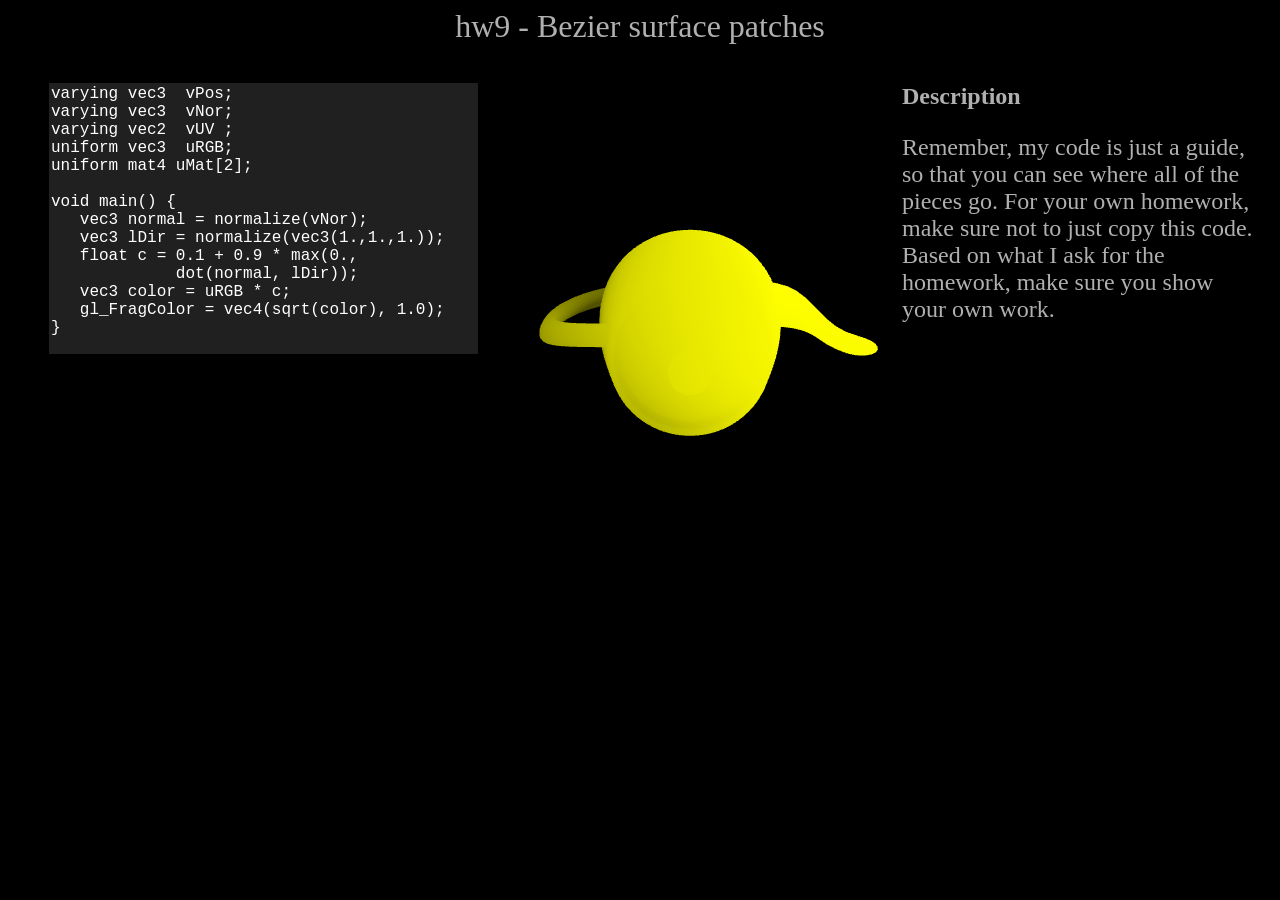
<file: hw9/index.html>
<script src=lib4.js></script>

<body bgcolor=black text=white link=white alink=white vlink=white>
<center>
<canvas id='canvas1' width=400 height=400></canvas>
</center>
</body>

<script id='my_vertex_shader' type='x-shader/x-vertex'>
   attribute vec3 aPos; // VERTEX ATTRIBUTES: POSITION
   attribute vec3 aNor; //                    NORMAL
   attribute vec2 aUV ; //                    TEXTURE U,V

   uniform mat4 uPPMat;     // PERSPECTIVE PROJECTION MATRIX
   uniform mat4 uObjectMat; // OBJECT TRANSFORMATION MATRIX
   uniform mat4 uNormalMat; // NORMAL TRANSFORMATION MATRIX

   varying   vec3 vPos; // TRANSFORMED POSITION
   varying   vec3 vNor; // TRANSFORMED NORMAL
   varying   vec2 vUV ;

   void main() {
      gl_Position = uPPMat * uObjectMat * vec4(aPos, 1.);
      vPos = aPos;
      vNor = (vec4(aNor, 0.) * uNormalMat).xyz;
      vUV  = aUV ;
   }
</script>

<script id='my_fragment_shader' type='x-shader/x-fragment'>
varying vec3  vPos;
varying vec3  vNor;
varying vec2  vUV ;
uniform vec3  uRGB;
uniform mat4 uMat[2];

void main() {
   vec3 normal = normalize(vNor);
   vec3 lDir = normalize(vec3(1.,1.,1.));
   float c = 0.1 + 0.9 * max(0.,
             dot(normal, lDir));
   vec3 color = uRGB * c;
   gl_FragColor = vec4(sqrt(color), 1.0);
}</script>

<script id='instructions' type='text/html'><font color=#b0b0b0>
<b>Description</b>
<p>
Remember, my code
is just a guide, so that you can see where all
of the pieces go.
For your own homework, make sure not to just
copy this code.
Based on what I ask for the homework,
make sure you show your own work.
</script>

<script>
var vs = my_vertex_shader.innerHTML,
    fs = my_fragment_shader.innerHTML;
    fs = fs.substring(1, fs.length);

document.body.innerHTML = [''
   ,'<center><font size=6 color=#b0b0b0>hw9 - Bezier surface patches</center>'
   ,'<TABLE cellspacing=0 cellpadding=0><TR>'
   ,'<td width=50></td><td><font color=red size=5><div id=errorMessage>&nbsp;</div></font></td>'
   ,'</TR><TR>'
   ,'<table cellspacing=10>'
   ,'<tr>'
   ,'<td valign=top><font size=2 color=red><div id=errorMarker>&nbsp;</div></font></td>'
   ,'<td valign=top>'
   ,'<textArea id=textArea spellcheck=false '
   ,'style="font:16px courier;outline-width:0;border-style:none;resize:none;overflow:scroll;"'
   ,'></textArea>'
   ,'</td><td valign=top>' + document.body.innerHTML + '</td>'
   ,'<td valign=top><font size=5>' + instructions.innerHTML + '</td>'
   ,'</tr></table>'
   ,'</TR></TABLE>'
   ].join('');

var i, text = fs.split('\n'), cols = 0;
for (i = 0 ; i < text.length ; i++)
   cols = Math.max(cols, text[i].length);

textArea.rows = text.length;
textArea.cols = cols;
textArea.value = fs;
textArea.style.backgroundColor = '#202020';
textArea.style.color = 'white';
textArea.onkeyup = function() { canvas1.setShaders(vs, this.value); }

var startTime = Date.now();

// RETURNS ONE VERTEX OF A UNIT SPHERE, GIVEN PARAMETRIC u,v

function sphereVertex(u, v) {
  let theta = 2 * Math.PI * u;
  let phi   = Math.PI * (v - .5);
  let x = Math.cos(phi) * Math.cos(theta);
  let y = Math.cos(phi) * Math.sin(theta);
  let z = Math.sin(phi);
  return [x, y, z,  x, y, z,  u, v];
}
function cylinderVertex(u,v) {
  let theta = 2 * Math.PI * u;
  let c = Math.cos(theta);
  let s = Math.sin(theta);
  if (v >= 0 && v < 0.2){
    return [0, 0, -1,
            0, 0, -1,  u, v];
  }
  else if (v >= 0.2 && v < 0.4){
    return [c, s, -1,
            0, 0, -1,  u, v];
  }
  else if (v >= 0.4 && v < 0.6){
    return [c, s, -1,
            c, s, 0,  u, v];
  }
  else if (v >= 0.6 && v < 0.8){
    return [c, s, 1,
            c, s, 0,  u, v];
  }
  else if (v >= 0.8 && v < 1){
    return [c, s, 1,
            0, 0, 1,  u, v];
  }
  else {
    return [0, 0, 1,  0, 0, 1,  u, v];
  }
}

function cubeVertex(u, v) {
  let vertices = [];
  if (u == 0){
    vertices = [1, 1, 0,  1, 0, 0,  u, v];
  }
  if (u == 0.125){
     vertices = [1, 1, 0,  0, 1, 0,  u, v];
  }
  if (u == 0.25){
     vertices = [-1, 1, 0,  0, 1, 0,  u, v];
  }
  if (u == 0.375){
     vertices = [-1, 1, 0,  -1, 0, 0,  u, v];
  }
  if (u == 0.5){
     vertices = [-1, -1, 0,  -1, 0, 0,  u, v];
  }
  if (u == 0.625){
     vertices = [-1, -1, 0,  0, -1, 0,  u, v];
  }
  if (u == 0.75){
     vertices = [1, -1, 0,  0, -1, 0,  u, v];
  }
  if (u == 0.875){
     vertices = [1, -1, 0,  1, 0, 0,  u, v];
  }
  if (u == 1){
     vertices = [1, 1, 0,  1, 0, 0,  u, v];
  }
  if (v >= 0 && v < 0.2){
     vertices[0] = 0;
     vertices[1] = 0;
     vertices[2] = -1;
     vertices[3] = 0;
     vertices[4] = 0;
     vertices[5] = -1;
  }
  else if (v >= 0.2 && v < 0.4){
     vertices[2] = -1;
     vertices[5] = -1;
  }
  else if (v >= 0.4 && v < 0.6){
     vertices[2] = -1;
     vertices[5] = 0;
  }
  else if (v >= 0.6 && v < 0.8){
     vertices[2] = 1;
     vertices[5] = 0;
  }
  else if (v >= 0.8 && v < 1){
     vertices[2] = 1;
     vertices[5] = 1;
  }
  else if (v == 1){
     vertices[0] = 0;
     vertices[1] = 0;
     vertices[2] = 1;
     vertices[3] = 0;
     vertices[4] = 0;
     vertices[5] = 1;
  }
  return vertices;
}

// CREATE A PARAMETRIC SHAPE AS A SINGLE TRIANGLE STRIP

function createParametricShape(func, nu, nv) {
  let vertices = [];
  for (let j = 0 ; j < nv ; j++) {
     let v0 =  j    / nv;
     let v1 = (j+1) / nv;
     for (let i = 0 ; i <= nu ; i++) {
        let u = i / nu;
	if (j % 2)
	   u = 1 - u;
	vertices = vertices.concat(func(u, v0));
	vertices = vertices.concat(func(u, v1));
     }
  }
  return vertices;
}
function dot(a, b) {
  return a[0]*b[0] + a[1]*b[1] + a[2]*b[2] + a[3]*b[3];
}

function dp(m1, m2){
  let x = dot(m1, [m2[0],m2[4],m2[8],m2[12]]);
  let y = dot(m1, [m2[1],m2[5],m2[9],m2[13]]);
  let z = dot(m1, [m2[2],m2[6],m2[10],m2[14]]);
  let w = dot(m1, [m2[3],m2[7],m2[11],m2[15]]);
  return [x,y,z,w];
}

function calculateCoordinate(xCoord, u, v){
  let coordinate = 0;
  let bezier = [
         -1, 3,-3, 1,
          3,-6, 3, 0,
         -3, 3, 0, 0,
          1, 0, 0, 0,
   ];
   let uArr = [u*u*u, u*u, u, 1];
   let vArr = [v*v*v, v*v, v, 1];
   let result = dp(vArr, bezier);
   let result2 = dp(result, xCoord);
   let result3 = dp(result2, bezier);
   coordinate = dot(result3, uArr);
   return coordinate;
}
function createBezierShape(func, nu, nv, t) {
  let vertices = [];
  for (let j = 0 ; j < nv ; j++) {
     let v0 =  j    / nv;
     let v1 = (j+1) / nv;
     for (let i = 0 ; i <= nu ; i++) {
        let u = i / nu;
        if (j % 2)
          u = 1 - u;
        vertices = vertices.concat(func(u, v0, t));
        vertices = vertices.concat(func(u, v1, t));
     }
  }
  return vertices;
}
function bezierVertex(u, v, tea){
  let x0=[];
  let x1=[];
  let x2=[];
  for (let i = 0; i < 48; i += 3){
    x0.push(tea[i]);
    x1.push(tea[i+1]);
    x2.push(tea[i+2]);
  }
  let x = calculateCoordinate(x0, u, v);
  let y = calculateCoordinate(x1, u, v);
  let z = calculateCoordinate(x2, u, v);
  return [x, y, z, x, y, z, u, v];
}

function matrixStack(){
     let stack = [];
      let pointer = 0;
      let identity = [
              1,  0,  0,  0,
              0,  1,  0,  0,
              0,  0,  1,  0,
              0,  0,  0,  1,
          ];
      stack.push(identity);
      this.save = function(){
        stack.push(stack[pointer]);
        pointer += 1 ;
        //console.log(pointer);
    }

      this.restore = function(){
        stack.pop();
        pointer -= 1;
        // if empty gives identity matrix

    }
      this.translate = function(x,y,z){
        m2 = [
              1,  0,  0,  0,
              0,  1,  0,  0,
              0,  0,  1,  0,
              x,  y,  z,  1,
          ];
        stack[pointer] = multiplyMatrices(m2,stack[pointer]);

    }

      this.rotatex = function(angle){
        let s = Math.sin(angle);
        let c = Math.cos(angle);
        m2 = [
              1,  0,  0,  0,
              0,  c,  s,  0,
              0,  -s,  c,  0,
              0,  0,  0,  1,
          ];
        stack[pointer] = multiplyMatrices(m2,stack[pointer]);
    }

      this.rotatey = function(angle){
        let s = Math.sin(angle);
        let c = Math.cos(angle);
        m2 = [
              c,  0,  s,  0,
              0,  1,  0,  0,
              -s,  0,  c,  0,
              0,  0,  0,  1,
          ];
        stack[pointer] = multiplyMatrices(m2,stack[pointer]);
    }

      this.rotatez = function(angle){
        let s = Math.sin(angle);
        let c = Math.cos(angle);
        m2 = [
              c,  s,  0,  0,
              -s,  c,  0,  0,
              0,  0,  1,  0,
              0,  0,  0,  1,
          ];
        stack[pointer] = multiplyMatrices(m2,stack[pointer]);
    }

      this.scale = function(x,y,z){
        m2 = [
              x,  0,  0,  0,
              0,  y,  0,  0,
              0,  0,  z,  0,
              0,  0,  0,  1,
          ];
        stack[pointer] = multiplyMatrices(m2,stack[pointer]);
        //console.log(stack[pointer]);
      }

      this.cylinder = function(){
        setBuffer(gl, cylinderStrip);
        let objMat1 = stack[pointer];
        let norMat1 = matrixInvert(objMat1);
        setUniform('Matrix4fv', 'uObjectMat', false, objMat1);
        setUniform('Matrix4fv', 'uNormalMat', false, norMat1);
        setUniform('3fv', 'uRGB', [1,0,0]);
        drawBuffer(gl);
      }

      this.sphere = function(r,g,b){
        setBuffer(gl, sphereTriangleStrip);
        let objMat1 = stack[pointer];
        let norMat1 = matrixInvert(objMat1);
        setUniform('Matrix4fv', 'uObjectMat', false, objMat1);
        setUniform('Matrix4fv', 'uNormalMat', false, norMat1);
        setUniform('3fv', 'uRGB', [r,g,b]);
        drawBuffer(gl);
      }
}

function multiplyMatrices(x, y){
 let ans = [];
 for (let i=0; i<16; i++) ans.push(0);
 for (let i=0; i<4; i++){
  for (let j=0; j<4; j++){
   for (let k=0; k<4; k++){
    ans[i*4+j]+=x[i*4+k]*y[k*4+j];
   }
  }
 }
 return ans;
}
function bezier(a,b,c,d,t){
  let out = [];
  if (t>1) t=1;
  if (t<0) t = 0;
  var i = 1-t;
  m0 = i * i * i * a[0] + 
	3 * i * i * t * b[0] +
	3 * i * t * t * c[0] +
	t * t * t * d[0]
	//y
	m1 = i * i * i * a[1] + 
	3 * i * i * t * b[1] +
	3 * i * t * t * c[1] +
	t * t * t * d[1]
	//z
	m2 = i * i * i * a[2] + 
	3 * i * i * t * b[2] +
	3 * i * t * t * c[2] +
	t * t * t * d[2]
	out.push(m0);
	out.push(m1);
	out.push(m2);
	return out;
}
function drawSpline(p0,p1,p2,p3,dt){
	let a = [];
	a.push(bezier(p0,p1,p2,p3,0));
	for (let t = dt ; t <= 1 ; t += dt){
		a.push(bezier(p0,p1,p2,p3,t));
	}
	return a;
}

function drawline(l1,cylinder){
	 setBuffer(gl, cylinder);
	 for (let a = 0; a < 100; a++){
	 	let b = l1[a];
	 	console.log(b);
	 	  let objMat1 = [
        1,   0,  0, 0,    // uObjectMat SCALES UNIFORMLY
        0,   1,  0, 0,
         0,   0,  1, 0,
         b[0], b[1], b[2], 10,
   		];
   		let norMat1 = matrixInvert(objMat1);

  		 setUniform('Matrix4fv', 'uObjectMat', false, objMat1);
  		setUniform('Matrix4fv', 'uNormalMat', false, norMat1);
   		setUniform('3fv', 'uRGB', [1,0,0]);
   		drawBuffer(gl);                     // FIRST DRAW CALL

	 }

}
// GENERATE THE TRIANGLE STRIP FOR A SPHERE

var sphereTriangleStrip = createParametricShape(sphereVertex, 20, 10);
var cylinderStrip = createParametricShape(cylinderVertex, 30, 10);
var cubeStrip = createParametricShape(cubeVertex, 8, 5);


const teapot_data = [
      [ // 0
   -80.00,   0.00,  30.00,  -80.00, -44.80,  30.00,  -44.80, -80.00,  30.00,    0.00, -80.00,  30.00,
   -80.00,   0.00,  12.00,  -80.00, -44.80,  12.00,  -44.80, -80.00,  12.00,    0.00, -80.00,  12.00,
   -60.00,   0.00,   3.00,  -60.00, -33.60,   3.00,  -33.60, -60.00,   3.00,    0.00, -60.00,   3.00,
   -60.00,   0.00,   0.00,  -60.00, -33.60,   0.00,  -33.60, -60.00,   0.00,    0.00, -60.00,   0.00,
  ],[
    0.00, -80.00,  30.00,   44.80, -80.00,  30.00,   80.00, -44.80,  30.00,   80.00,   0.00,  30.00,
    0.00, -80.00,  12.00,   44.80, -80.00,  12.00,   80.00, -44.80,  12.00,   80.00,   0.00,  12.00,
    0.00, -60.00,   3.00,   33.60, -60.00,   3.00,   60.00, -33.60,   3.00,   60.00,   0.00,   3.00,
    0.00, -60.00,   0.00,   33.60, -60.00,   0.00,   60.00, -33.60,   0.00,   60.00,   0.00,   0.00,
  ],[
   -60.00,   0.00,  90.00,  -60.00, -33.60,  90.00,  -33.60, -60.00,  90.00,    0.00, -60.00,  90.00,
   -70.00,   0.00,  69.00,  -70.00, -39.20,  69.00,  -39.20, -70.00,  69.00,    0.00, -70.00,  69.00,
   -80.00,   0.00,  48.00,  -80.00, -44.80,  48.00,  -44.80, -80.00,  48.00,    0.00, -80.00,  48.00,
   -80.00,   0.00,  30.00,  -80.00, -44.80,  30.00,  -44.80, -80.00,  30.00,    0.00, -80.00,  30.00,
  ],[
    0.00, -60.00,  90.00,   33.60, -60.00,  90.00,   60.00, -33.60,  90.00,   60.00,   0.00,  90.00,
    0.00, -70.00,  69.00,   39.20, -70.00,  69.00,   70.00, -39.20,  69.00,   70.00,   0.00,  69.00,
    0.00, -80.00,  48.00,   44.80, -80.00,  48.00,   80.00, -44.80,  48.00,   80.00,   0.00,  48.00,
    0.00, -80.00,  30.00,   44.80, -80.00,  30.00,   80.00, -44.80,  30.00,   80.00,   0.00,  30.00,
  ],[
   -56.00,   0.00,  90.00,  -56.00, -31.36,  90.00,  -31.36, -56.00,  90.00,    0.00, -56.00,  90.00,
   -53.50,   0.00,  95.25,  -53.50, -29.96,  95.25,  -29.96, -53.50,  95.25,    0.00, -53.50,  95.25,
   -57.50,   0.00,  95.25,  -57.50, -32.20,  95.25,  -32.20, -57.50,  95.25,    0.00, -57.50,  95.25,
   -60.00,   0.00,  90.00,  -60.00, -33.60,  90.00,  -33.60, -60.00,  90.00,    0.00, -60.00,  90.00,
  ],[ // 5
    0.00, -56.00,  90.00,   31.36, -56.00,  90.00,   56.00, -31.36,  90.00,   56.00,   0.00,  90.00,
    0.00, -53.50,  95.25,   29.96, -53.50,  95.25,   53.50, -29.96,  95.25,   53.50,   0.00,  95.25,
    0.00, -57.50,  95.25,   32.20, -57.50,  95.25,   57.50, -32.20,  95.25,   57.50,   0.00,  95.25,
    0.00, -60.00,  90.00,   33.60, -60.00,  90.00,   60.00, -33.60,  90.00,   60.00,   0.00,  90.00,
  ],[
   80.00,   0.00,  30.00,   80.00,  44.80,  30.00,   44.80,  80.00,  30.00,    0.00,  80.00,  30.00,
   80.00,   0.00,  12.00,   80.00,  44.80,  12.00,   44.80,  80.00,  12.00,    0.00,  80.00,  12.00,
   60.00,   0.00,   3.00,   60.00,  33.60,   3.00,   33.60,  60.00,   3.00,    0.00,  60.00,   3.00,
   60.00,   0.00,   0.00,   60.00,  33.60,   0.00,   33.60,  60.00,   0.00,    0.00,  60.00,   0.00,
  ],[
    0.00,  80.00,  30.00,  -44.80,  80.00,  30.00,  -80.00,  44.80,  30.00,  -80.00,   0.00,  30.00,
    0.00,  80.00,  12.00,  -44.80,  80.00,  12.00,  -80.00,  44.80,  12.00,  -80.00,   0.00,  12.00,
    0.00,  60.00,   3.00,  -33.60,  60.00,   3.00,  -60.00,  33.60,   3.00,  -60.00,   0.00,   3.00,
    0.00,  60.00,   0.00,  -33.60,  60.00,   0.00,  -60.00,  33.60,   0.00,  -60.00,   0.00,   0.00,
  ],[
   60.00,   0.00,  90.00,   60.00,  33.60,  90.00,   33.60,  60.00,  90.00,    0.00,  60.00,  90.00,
   70.00,   0.00,  69.00,   70.00,  39.20,  69.00,   39.20,  70.00,  69.00,    0.00,  70.00,  69.00,
   80.00,   0.00,  48.00,   80.00,  44.80,  48.00,   44.80,  80.00,  48.00,    0.00,  80.00,  48.00,
   80.00,   0.00,  30.00,   80.00,  44.80,  30.00,   44.80,  80.00,  30.00,    0.00,  80.00,  30.00,
  ],[
    0.00,  60.00,  90.00,  -33.60,  60.00,  90.00,  -60.00,  33.60,  90.00,  -60.00,   0.00,  90.00,
    0.00,  70.00,  69.00,  -39.20,  70.00,  69.00,  -70.00,  39.20,  69.00,  -70.00,   0.00,  69.00,
    0.00,  80.00,  48.00,  -44.80,  80.00,  48.00,  -80.00,  44.80,  48.00,  -80.00,   0.00,  48.00,
    0.00,  80.00,  30.00,  -44.80,  80.00,  30.00,  -80.00,  44.80,  30.00,  -80.00,   0.00,  30.00,
  ],[ // 10
   56.00,   0.00,  90.00,   56.00,  31.36,  90.00,   31.36,  56.00,  90.00,    0.00,  56.00,  90.00,
   53.50,   0.00,  95.25,   53.50,  29.96,  95.25,   29.96,  53.50,  95.25,    0.00,  53.50,  95.25,
   57.50,   0.00,  95.25,   57.50,  32.20,  95.25,   32.20,  57.50,  95.25,    0.00,  57.50,  95.25,
   60.00,   0.00,  90.00,   60.00,  33.60,  90.00,   33.60,  60.00,  90.00,    0.00,  60.00,  90.00,
  ],[
    0.00,  56.00,  90.00,  -31.36,  56.00,  90.00,  -56.00,  31.36,  90.00,  -56.00,   0.00,  90.00,
    0.00,  53.50,  95.25,  -29.96,  53.50,  95.25,  -53.50,  29.96,  95.25,  -53.50,   0.00,  95.25,
    0.00,  57.50,  95.25,  -32.20,  57.50,  95.25,  -57.50,  32.20,  95.25,  -57.50,   0.00,  95.25,
    0.00,  60.00,  90.00,  -33.60,  60.00,  90.00,  -60.00,  33.60,  90.00,  -60.00,   0.00,  90.00,
  ],[
   -64.00,   0.00,  75.00,  -64.00,  12.00,  75.00,  -60.00,  12.00,  84.00,  -60.00,   0.00,  84.00,
   -92.00,   0.00,  75.00,  -92.00,  12.00,  75.00, -100.00,  12.00,  84.00, -100.00,   0.00,  84.00,
     -108.00,   0.00,  75.00, -108.00,  12.00,  75.00, -120.00,  12.00,  84.00, -120.00,   0.00,  84.00,
     -108.00,   0.00,  66.00, -108.00,  12.00,  66.00, -120.00,  12.00,  66.00, -120.00,   0.00,  66.00,
  ],[
   -60.00,   0.00,  84.00,  -60.00, -12.00,  84.00,  -64.00, -12.00,  75.00,  -64.00,   0.00,  75.00,
     -100.00,   0.00,  84.00, -100.00, -12.00,  84.00,  -92.00, -12.00,  75.00,  -92.00,   0.00,  75.00,
     -120.00,   0.00,  84.00, -120.00, -12.00,  84.00, -108.00, -12.00,  75.00, -108.00,   0.00,  75.00,
     -120.00,   0.00,  66.00, -120.00, -12.00,  66.00, -108.00, -12.00,  66.00, -108.00,   0.00,  66.00,
  ],[
     -108.00,   0.00,  66.00, -108.00,  12.00,  66.00, -120.00,  12.00,  66.00, -120.00,   0.00,  66.00,
     -108.00,   0.00,  57.00, -108.00,  12.00,  57.00, -120.00,  12.00,  48.00, -120.00,   0.00,  48.00,
     -100.00,   0.00,  39.00, -100.00,  12.00,  39.00, -106.00,  12.00,  31.50, -106.00,   0.00,  31.50,
   -80.00,   0.00,  30.00,  -80.00,  12.00,  30.00,  -76.00,  12.00,  18.00,  -76.00,   0.00,  18.00,
  ],[ // 15
     -120.00,   0.00,  66.00, -120.00, -12.00,  66.00, -108.00, -12.00,  66.00, -108.00,   0.00,  66.00,
     -120.00,   0.00,  48.00, -120.00, -12.00,  48.00, -108.00, -12.00,  57.00, -108.00,   0.00,  57.00,
     -106.00,   0.00,  31.50, -106.00, -12.00,  31.50, -100.00, -12.00,  39.00, -100.00,   0.00,  39.00,
   -76.00,   0.00,  18.00,  -76.00, -12.00,  18.00,  -80.00, -12.00,  30.00,  -80.00,   0.00,  30.00,
  ],[
   68.00,   0.00,  51.00,   68.00,  26.40,  51.00,   68.00,  26.40,  18.00,   68.00,   0.00,  18.00,
   104.00,   0.00,  51.00,  104.00,  26.40,  51.00,  124.00,  26.40,  27.00,  124.00,   0.00,  27.00,
   92.00,   0.00,  78.00,   92.00,  10.00,  78.00,   96.00,  10.00,  75.00,   96.00,   0.00,  75.00,
   108.00,   0.00,  90.00,  108.00,  10.00,  90.00,  132.00,  10.00,  90.00,  132.00,   0.00,  90.00,
  ],[
   68.00,   0.00,  18.00,   68.00, -26.40,  18.00,   68.00, -26.40,  51.00,   68.00,   0.00,  51.00,
   124.00,   0.00,  27.00,  124.00, -26.40,  27.00,  104.00, -26.40,  51.00,  104.00,   0.00,  51.00,
   96.00,   0.00,  75.00,   96.00, -10.00,  75.00,   92.00, -10.00,  78.00,   92.00,   0.00,  78.00,
   132.00,   0.00,  90.00,  132.00, -10.00,  90.00,  108.00, -10.00,  90.00,  108.00,   0.00,  90.00,
  ],[
   108.00,   0.00,  90.00,  108.00,  10.00,  90.00,  132.00,  10.00,  90.00,  132.00,   0.00,  90.00,
   112.00,   0.00,  93.00,  112.00,  10.00,  93.00,  141.00,  10.00,  93.75,  141.00,   0.00,  93.75,
   116.00,   0.00,  93.00,  116.00,   6.00,  93.00,  138.00,   6.00,  94.50,  138.00,   0.00,  94.50,
   112.00,   0.00,  90.00,  112.00,   6.00,  90.00,  128.00,   6.00,  90.00,  128.00,   0.00,  90.00,
  ],[
   132.00,   0.00,  90.00,  132.00, -10.00,  90.00,  108.00, -10.00,  90.00,  108.00,   0.00,  90.00,
   141.00,   0.00,  93.75,  141.00, -10.00,  93.75,  112.00, -10.00,  93.00,  112.00,   0.00,  93.00,
   138.00,   0.00,  94.50,  138.00,  -6.00,  94.50,  116.00,  -6.00,  93.00,  116.00,   0.00,  93.00,
   128.00,   0.00,  90.00,  128.00,  -6.00,  90.00,  112.00,  -6.00,  90.00,  112.00,   0.00,  90.00,
  ],[ // 20
   50.00,   0.00,  90.00,   50.00,  28.00,  90.00,   28.00,  50.00,  90.00,    0.00,  50.00,  90.00,
   52.00,   0.00,  90.00,   52.00,  29.12,  90.00,   29.12,  52.00,  90.00,    0.00,  52.00,  90.00,
   54.00,   0.00,  90.00,   54.00,  30.24,  90.00,   30.24,  54.00,  90.00,    0.00,  54.00,  90.00,
   56.00,   0.00,  90.00,   56.00,  31.36,  90.00,   31.36,  56.00,  90.00,    0.00,  56.00,  90.00,
  ],[
    0.00,  50.00,  90.00,  -28.00,  50.00,  90.00,  -50.00,  28.00,  90.00,  -50.00,   0.00,  90.00,
    0.00,  52.00,  90.00,  -29.12,  52.00,  90.00,  -52.00,  29.12,  90.00,  -52.00,   0.00,  90.00,
    0.00,  54.00,  90.00,  -30.24,  54.00,  90.00,  -54.00,  30.24,  90.00,  -54.00,   0.00,  90.00,
    0.00,  56.00,  90.00,  -31.36,  56.00,  90.00,  -56.00,  31.36,  90.00,  -56.00,   0.00,  90.00,
  ],[
   -50.00,   0.00,  90.00,  -50.00, -28.00,  90.00,  -28.00, -50.00,  90.00,    0.00, -50.00,  90.00,
   -52.00,   0.00,  90.00,  -52.00, -29.12,  90.00,  -29.12, -52.00,  90.00,    0.00, -52.00,  90.00,
   -54.00,   0.00,  90.00,  -54.00, -30.24,  90.00,  -30.24, -54.00,  90.00,    0.00, -54.00,  90.00,
   -56.00,   0.00,  90.00,  -56.00, -31.36,  90.00,  -31.36, -56.00,  90.00,    0.00, -56.00,  90.00,
  ],[
    0.00, -50.00,  90.00,   28.00, -50.00,  90.00,   50.00, -28.00,  90.00,   50.00,   0.00,  90.00,
    0.00, -52.00,  90.00,   29.12, -52.00,  90.00,   52.00, -29.12,  90.00,   52.00,   0.00,  90.00,
    0.00, -54.00,  90.00,   30.24, -54.00,  90.00,   54.00, -30.24,  90.00,   54.00,   0.00,  90.00,
    0.00, -56.00,  90.00,   31.36, -56.00,  90.00,   56.00, -31.36,  90.00,   56.00,   0.00,  90.00,
  ],[
    8.00,   0.00, 102.00,    8.00,   4.48, 102.00,    4.48,   8.00, 102.00,    0.00,   8.00, 102.00,
   16.00,   0.00,  96.00,   16.00,   8.96,  96.00,    8.96,  16.00,  96.00,    0.00,  16.00,  96.00,
   52.00,   0.00,  96.00,   52.00,  29.12,  96.00,   29.12,  52.00,  96.00,    0.00,  52.00,  96.00,
   52.00,   0.00,  90.00,   52.00,  29.12,  90.00,   29.12,  52.00,  90.00,    0.00,  52.00,  90.00,
  ],[ // 25
    0.00,   8.00, 102.00,   -4.48,   8.00, 102.00,   -8.00,   4.48, 102.00,   -8.00,   0.00, 102.00,
    0.00,  16.00,  96.00,   -8.96,  16.00,  96.00,  -16.00,   8.96,  96.00,  -16.00,   0.00,  96.00,
    0.00,  52.00,  96.00,  -29.12,  52.00,  96.00,  -52.00,  29.12,  96.00,  -52.00,   0.00,  96.00,
    0.00,  52.00,  90.00,  -29.12,  52.00,  90.00,  -52.00,  29.12,  90.00,  -52.00,   0.00,  90.00,
  ],[
   -8.00,   0.00, 102.00,   -8.00,  -4.48, 102.00,   -4.48,  -8.00, 102.00,    0.00,  -8.00, 102.00,
   -16.00,   0.00,  96.00,  -16.00,  -8.96,  96.00,   -8.96, -16.00,  96.00,    0.00, -16.00,  96.00,
   -52.00,   0.00,  96.00,  -52.00, -29.12,  96.00,  -29.12, -52.00,  96.00,    0.00, -52.00,  96.00,
   -52.00,   0.00,  90.00,  -52.00, -29.12,  90.00,  -29.12, -52.00,  90.00,    0.00, -52.00,  90.00,
  ],[
    0.00,  -8.00, 102.00,    4.48,  -8.00, 102.00,    8.00,  -4.48, 102.00,    8.00,   0.00, 102.00,
    0.00, -16.00,  96.00,    8.96, -16.00,  96.00,   16.00,  -8.96,  96.00,   16.00,   0.00,  96.00,
    0.00, -52.00,  96.00,   29.12, -52.00,  96.00,   52.00, -29.12,  96.00,   52.00,   0.00,  96.00,
    0.00, -52.00,  90.00,   29.12, -52.00,  90.00,   52.00, -29.12,  90.00,   52.00,   0.00,  90.00,
  ],[
    0.00,   0.00, 120.00,    0.00,   0.00, 120.00,    0.00,   0.00, 120.00,    0.00,   0.00, 120.00,
   32.00,   0.00, 120.00,   32.00,  18.00, 120.00,   18.00,  32.00, 120.00,    0.00,  32.00, 120.00,
    0.00,   0.00, 108.00,    0.00,   0.00, 108.00,    0.00,   0.00, 108.00,    0.00,   0.00, 108.00,
    8.00,   0.00, 102.00,    8.00,   4.48, 102.00,    4.48,   8.00, 102.00,    0.00,   8.00, 102.00,
  ],[
    0.00,   0.00, 120.00,    0.00,   0.00, 120.00,    0.00,   0.00, 120.00,    0.00,   0.00, 120.00,
    0.00,  32.00, 120.00,  -18.00,  32.00, 120.00,  -32.00,  18.00, 120.00,  -32.00,   0.00, 120.00,
    0.00,   0.00, 108.00,    0.00,   0.00, 108.00,    0.00,   0.00, 108.00,    0.00,   0.00, 108.00,
    0.00,   8.00, 102.00,   -4.48,   8.00, 102.00,   -8.00,   4.48, 102.00,   -8.00,   0.00, 102.00,
  ],[ // 30
    0.00,   0.00, 120.00,    0.00,   0.00, 120.00,    0.00,   0.00, 120.00,    0.00,   0.00, 120.00,
   -32.00,   0.00, 120.00,  -32.00, -18.00, 120.00,  -18.00, -32.00, 120.00,    0.00, -32.00, 120.00,
    0.00,   0.00, 108.00,    0.00,   0.00, 108.00,    0.00,   0.00, 108.00,    0.00,   0.00, 108.00,
   -8.00,   0.00, 102.00,   -8.00,  -4.48, 102.00,   -4.48,  -8.00, 102.00,    0.00,  -8.00, 102.00,
  ],[
    0.00,   0.00, 120.00,    0.00,   0.00, 120.00,    0.00,   0.00, 120.00,    0.00,   0.00, 120.00,
    0.00, -32.00, 120.00,   18.00, -32.00, 120.00,   32.00, -18.00, 120.00,   32.00,   0.00, 120.00,
    0.00,   0.00, 108.00,    0.00,   0.00, 108.00,    0.00,   0.00, 108.00,    0.00,   0.00, 108.00,
    0.00,  -8.00, 102.00,    4.48,  -8.00, 102.00,    8.00,  -4.48, 102.00,    8.00,   0.00, 102.00,
  ]
];
const tea = []
function drawTeaPot() {
      for (let i = 0; i < 32; i++){
        let tt = [];
        for (let j = 0; j < 48; j++){
          tt.push(teapot_data[i][j]/100);
        }
        tea.push(tt);
      }
}
drawTeaPot(); // precompute vertices
function animate(gl) {
   let time = (Date.now() - startTime) / 1000;

   setUniform('1f', 'uTime', time);
   setUniform('3fv', 'uCursor', cursor);

   var zRange = 20; // DEFINE A RANGE FOR Z VALUES
   var fl = 10;      // FOCAL LENGTH OF VIRTUAL CAMERA

   // DEFINE THE PERSPECTIVE PROJECTION MATRI


   // FIRST SPHERE, USING SAME TRIANGLE STRIP

  
   let t = time % 1;
   let c = Math.cos(time);
   let s = Math.sin(time);
   let a0 = [-2+1.3*c,-2*s,s];
   let a1 = [2,1+2*s,s*s,-2*s];
   let a2 = [s*6-3,c*2,0];
   let a3 = [5*c,-2*s*s,3*c];
   let b = bezier(a0,a1,a2,a3,t);
   
   
   class Matrix {
    constructor() {
      this.stack = [[1,0,0,0,0,1,0,0,0,0,1,0,0,0,0,1]];
      this.pointer = 0;
    }
    save() {
      let arr = [];
      for(let i = 0; i < 16; i++) {
        arr.push(this.stack[this.pointer][i]);
      }
      this.pointer++;
      this.stack.push(arr);
    }
    restore() {
      this.stack.pop();
      this.pointer--;
    }
    rotateX(a, b) {
      let x = [1,0,0,0, 
               0,c,a*s,0, 
               0,b*s,c,0];
      for(let i = 0; i < 12; i++) {
        //console.log(this.stack);
        this.stack[this.pointer][i] = x[i];
      }
    }
    rotateY(a, b) {
      let y = [c,0,a*s,0, 
               0,1,0,0, 
               b*s,0,c,0];
      for(let i = 0; i < 12; i++) {
        this.stack[this.pointer][i] = y[i];
      }
    }
    rotateZ(a, b) {
      let z = [c,a*s,0,0, 
               b*s,c,0,0, 
               0,0,1,0];
      for(let i = 0; i < 12; i++) {
        this.stack[this.pointer][i] = z[i];
      }
    }
    translate(x,y,z) {
      this.stack[this.pointer][12] = x;
      this.stack[this.pointer][13] = y;
      this.stack[this.pointer][14] = z;
    }
    translate2(x,y,z,w) {
      this.stack[this.pointer][12] = x;
      this.stack[this.pointer][13] = y;
      this.stack[this.pointer][14] = z;
      this.stack[this.pointer][15] = w;
    }
  }
  const m = new Matrix();
  
  setUniform('1f', 'uTime', time);
   setUniform('3fv', 'uCursor', cursor);

   var zRange = 10; // DEFINE A RANGE FOR Z VALUES
   var fl = 3;      // FOCAL LENGTH OF VIRTUAL CAMERA

   // DEFINE THE PERSPECTIVE PROJECTION MATRIX
   setUniform('Matrix4fv', 'uPPMat', false, [
          .5,  0,         0,     0,
          0,  .5,         0,     0,
          0,  0, -1/zRange, -1/fl,
          0,  0,          0,     1,
   ]);
                      // FIRST DRAW CALL
   function drawBezier(x, y, z, teaSection) {
      let bezierStrip = createBezierShape(bezierVertex, 50, 10, teaSection);
      setBuffer(gl, bezierStrip);
      let obj = m.stack[m.pointer];
      let nor = matrixInvert(obj);
      setUniform('Matrix4fv', 'uObjectMat', false, obj);
      setUniform('Matrix4fv', 'uNormalMat', false, nor);
      setUniform('3fv', 'uRGB', [x,y,z]);
      drawBuffer(gl);
    }
    function teaPot(arr) {
        m.save();
          m.rotateX(1,1);
        drawBezier(1,1,0,arr);
        m.restore();
    }
    for (let j = 0; j < 32; j++){
          teaPot(tea[j])
    }
}

gl_start(canvas1, vs, fs);
</script>
</file>
<file: css/style.css>
:root {
  --base: #0d0b0a;
  --base-2: #15120f;
  --ink: #f3ece1;
  --muted: #a89f92;
  --dim: #6d665d;
  --line: rgba(243, 236, 225, 0.09);
  --hot: #ff5a1f;
  --halation: #ff3b1f;
  --amber: #ffb347;
  --rose: #e8467c;
  --cobalt: #2445c8;

  --serif: "Instrument Serif", "Domine", Georgia, serif;
  --sans: "Inter Tight", "Inter", system-ui, -apple-system, "Segoe UI", sans-serif;
  --mono: "JetBrains Mono", ui-monospace, "SF Mono", Menlo, monospace;

  --glow-text: 0 0 1px #ffd9b8, 0 0 10px rgba(255, 90, 31, 0.55), 0 0 34px rgba(255, 59, 31, 0.4);
  --glow-soft: 0 0 6px rgba(255, 90, 31, 0.45), 0 0 18px rgba(255, 59, 31, 0.25);
}

*, *::before, *::after { box-sizing: border-box; }

html { scroll-behavior: smooth; }

body {
  margin: 0;
  min-height: 100vh;
  background:
    radial-gradient(1200px 700px at 85% -10%, rgba(255, 90, 31, 0.14), transparent 60%),
    radial-gradient(900px 600px at -10% 110%, rgba(36, 69, 200, 0.16), transparent 60%),
    var(--base);
  background-attachment: fixed;
  color: var(--ink);
  font-family: var(--sans);
  font-size: 17px;
  line-height: 1.55;
  -webkit-font-smoothing: antialiased;
  overflow-x: hidden;
}

a { color: inherit; text-decoration: none; }
::selection { background: var(--hot); color: var(--base); }

/* ---------- film layers ---------- */

.film { position: fixed; inset: 0; pointer-events: none; z-index: 50; width: 100%; height: 100%; }

.film-grain {
  opacity: 0.16;
  mix-blend-mode: screen;
  background-image: url("data:image/svg+xml,%3Csvg xmlns='http://www.w3.org/2000/svg' width='240' height='240'%3E%3Cfilter id='n'%3E%3CfeTurbulence type='fractalNoise' baseFrequency='0.9' numOctaves='3' stitchTiles='stitch'/%3E%3CfeColorMatrix type='saturate' values='0'/%3E%3C/filter%3E%3Crect width='100%25' height='100%25' filter='url(%23n)'/%3E%3C/svg%3E");
  background-size: 240px 240px;
}

.film-dust { opacity: 0.9; }

.film-vignette {
  background: radial-gradient(ellipse at center, transparent 55%, rgba(0, 0, 0, 0.55) 100%);
}

/* ---------- hero ---------- */

.hero {
  position: relative;
  min-height: 100vh;
  display: flex;
  flex-direction: column;
  padding: 28px clamp(16px, 5vw, 64px);
  isolation: isolate;
}

.edge {
  display: flex;
  gap: 24px;
  font-family: var(--mono);
  font-size: 11px;
  letter-spacing: 0.18em;
  text-transform: uppercase;
  color: var(--muted);
  opacity: 0.75;
}
.edge-top { justify-content: space-between; }
.edge-bottom { margin-top: auto; }
.grow { flex: 1; }

.hero-art {
  position: absolute;
  inset: 0;
  z-index: -1;
  overflow: hidden;
}
.blob { position: absolute; display: block; }
.blob-a {
  width: min(78vw, 980px);
  right: -6vw;
  top: 8vh;
  filter: drop-shadow(0 0 40px rgba(255, 59, 31, 0.45)) drop-shadow(0 0 120px rgba(255, 90, 31, 0.25));
}
.blob-b {
  width: min(34vw, 420px);
  right: 30vw;
  top: 46vh;
  filter: drop-shadow(0 0 50px rgba(232, 70, 124, 0.45));
  opacity: 0.92;
}
.blob-c {
  width: min(40vw, 460px);
  right: 2vw;
  bottom: 2vh;
  opacity: 0.85;
}

.hero-copy {
  margin-top: auto;
  max-width: 760px;
  padding-bottom: 6vh;
}

.eyebrow {
  margin: 0 0 8px;
  font-family: var(--mono);
  font-size: 12px;
  letter-spacing: 0.16em;
  text-transform: uppercase;
  color: var(--amber);
  text-shadow: var(--glow-soft);
}

.wordmark {
  margin: 0;
  font-family: var(--serif);
  font-weight: 400;
  font-size: clamp(96px, 20vw, 260px);
  line-height: 0.82;
  letter-spacing: -0.04em;
  color: #fff7ee;
  text-shadow: var(--glow-text);
}

.lede {
  margin: 28px 0 32px;
  max-width: 34ch;
  font-size: clamp(19px, 2.1vw, 24px);
  line-height: 1.4;
  color: var(--ink);
}
.lede em {
  font-family: var(--serif);
  font-size: 1.15em;
  font-style: italic;
  color: #fff;
  text-shadow: var(--glow-soft);
}

.links { display: flex; flex-wrap: wrap; gap: 10px; }

.pill {
  padding: 10px 18px;
  border: 1px solid var(--line);
  border-radius: 999px;
  background: rgba(21, 18, 15, 0.55);
  backdrop-filter: blur(8px);
  -webkit-backdrop-filter: blur(8px);
  font-size: 15px;
  font-weight: 500;
  transition: border-color 0.2s, box-shadow 0.2s, background 0.2s;
}
.pill:hover { border-color: rgba(255, 90, 31, 0.6); box-shadow: 0 0 22px rgba(255, 59, 31, 0.3); }
.pill-hot {
  background: linear-gradient(135deg, var(--hot), var(--rose));
  border-color: transparent;
  color: #160805;
  box-shadow: 0 0 24px rgba(255, 59, 31, 0.45);
}
.pill-hot:hover { box-shadow: 0 0 36px rgba(255, 59, 31, 0.7); }

/* ---------- sections ---------- */

main { padding: 0 clamp(16px, 5vw, 64px); }

.section { max-width: 1240px; margin: 0 auto; padding: 96px 0 24px; }

.section-head {
  display: flex;
  align-items: center;
  gap: 20px;
  margin-bottom: 28px;
}
.section-head h2 {
  margin: 0;
  font-family: var(--serif);
  font-weight: 400;
  font-size: clamp(36px, 5vw, 56px);
  letter-spacing: -0.02em;
  text-shadow: var(--glow-soft);
}
.rule {
  flex: 1;
  height: 1px;
  background: linear-gradient(90deg, var(--hot), var(--rose) 40%, transparent);
  opacity: 0.7;
}
.count { font-family: var(--mono); font-size: 13px; color: var(--muted); }

.section-note { max-width: 56ch; margin: -8px 0 28px; color: var(--muted); }

/* ---------- bento ---------- */

.bento {
  display: grid;
  grid-template-columns: repeat(6, 1fr);
  grid-auto-rows: minmax(240px, auto);
  gap: 16px;
}

.tile {
  --a: var(--hot);
  --b: var(--rose);
  position: relative;
  grid-column: span 2;
  display: flex;
  flex-direction: column;
  padding: 26px;
  border-radius: 22px;
  border: 1px solid var(--line);
  background:
    radial-gradient(120% 90% at 100% 0%, color-mix(in srgb, var(--a) 26%, transparent), transparent 55%),
    radial-gradient(90% 80% at 0% 100%, color-mix(in srgb, var(--b) 18%, transparent), transparent 60%),
    linear-gradient(180deg, var(--base-2), #0f0d0b);
  overflow: hidden;
  isolation: isolate;
  transition: transform 0.35s cubic-bezier(.2, .7, .2, 1), border-color 0.35s, box-shadow 0.35s;
}
.tile::after {
  content: "";
  position: absolute;
  inset: 0;
  z-index: -1;
  opacity: 0.22;
  mix-blend-mode: overlay;
  background-image: url("data:image/svg+xml,%3Csvg xmlns='http://www.w3.org/2000/svg' width='160' height='160'%3E%3Cfilter id='n'%3E%3CfeTurbulence type='fractalNoise' baseFrequency='1.1' numOctaves='2' stitchTiles='stitch'/%3E%3C/filter%3E%3Crect width='100%25' height='100%25' filter='url(%23n)'/%3E%3C/svg%3E");
}
.tile:hover {
  transform: translateY(-4px);
  border-color: color-mix(in srgb, var(--a) 55%, transparent);
  box-shadow: 0 0 0 1px color-mix(in srgb, var(--a) 20%, transparent), 0 18px 60px -20px color-mix(in srgb, var(--a) 70%, transparent);
}

.tile-xl { grid-column: span 4; grid-row: span 2; padding: 36px; }

.tile-art {
  position: absolute;
  z-index: -1;
  width: 260px;
  height: 260px;
  right: -70px;
  top: -80px;
  opacity: 0.85;
  transition: transform 0.6s cubic-bezier(.2, .7, .2, 1);
}
.tile-xl .tile-art { width: 520px; height: 520px; right: -120px; top: -140px; }
.tile:hover .tile-art { transform: scale(1.08) translate(-8px, 8px); }

.tile-icon {
  width: 52px;
  height: 52px;
  display: grid;
  place-items: center;
  border-radius: 14px;
  background: rgba(13, 11, 10, 0.55);
  border: 1px solid var(--line);
  backdrop-filter: blur(6px);
  -webkit-backdrop-filter: blur(6px);
}
.tile-icon svg {
  width: 26px;
  height: 26px;
  fill: none;
  stroke: var(--ink);
  stroke-width: 3;
  stroke-linecap: round;
  stroke-linejoin: round;
  filter: drop-shadow(0 0 4px color-mix(in srgb, var(--a) 90%, transparent));
}
.tile-icon .fill { fill: var(--ink); }
.tile-xl .tile-icon { width: 64px; height: 64px; border-radius: 18px; }
.tile-xl .tile-icon svg { width: 32px; height: 32px; }

.tile-body { margin-top: auto; padding-top: 28px; }
.tile h3 {
  margin: 0 0 6px;
  font-size: 24px;
  font-weight: 600;
  letter-spacing: -0.02em;
}
.tile-xl h3 {
  font-family: var(--serif);
  font-weight: 400;
  font-size: clamp(44px, 6vw, 76px);
  line-height: 0.95;
  letter-spacing: -0.02em;
  margin-bottom: 14px;
  text-shadow: var(--glow-text);
}
.tile p { margin: 0; color: var(--muted); font-size: 15px; line-height: 1.5; }
.tile-xl p { font-size: 18px; max-width: 46ch; color: #cfc6b8; }

.badge {
  display: inline-block;
  margin-bottom: 14px;
  padding: 5px 10px;
  border-radius: 999px;
  font-family: var(--mono);
  font-size: 11px;
  letter-spacing: 0.1em;
  text-transform: uppercase;
  color: #160805;
  background: var(--amber);
  box-shadow: 0 0 18px rgba(255, 179, 71, 0.5);
}

.tags {
  margin-top: 18px;
  font-family: var(--mono);
  font-size: 11px;
  letter-spacing: 0.12em;
  text-transform: uppercase;
  color: var(--dim);
}

.arrow {
  position: absolute;
  top: 22px;
  right: 24px;
  font-size: 20px;
  color: var(--ink);
  opacity: 0.55;
  transition: opacity 0.3s, transform 0.3s, text-shadow 0.3s;
}
.tile:hover .arrow { opacity: 1; transform: translate(3px, -3px); text-shadow: var(--glow-soft); }

/* ---------- graphics contact sheet ---------- */

.contact-sheet {
  list-style: none;
  margin: 0;
  padding: 0;
  display: grid;
  grid-template-columns: repeat(auto-fill, minmax(210px, 1fr));
  gap: 10px;
}
.contact-sheet a {
  display: flex;
  align-items: baseline;
  gap: 14px;
  padding: 16px 18px;
  border-radius: 14px;
  border: 1px solid var(--line);
  background: rgba(21, 18, 15, 0.6);
  font-size: 15px;
  transition: border-color 0.25s, background 0.25s, box-shadow 0.25s;
}
.contact-sheet a:hover {
  border-color: rgba(255, 90, 31, 0.5);
  background: rgba(255, 90, 31, 0.07);
  box-shadow: 0 0 24px -6px rgba(255, 59, 31, 0.5);
}
.frame-no { font-family: var(--mono); font-size: 12px; color: var(--hot); text-shadow: var(--glow-soft); }

/* ---------- footer ---------- */

.footer {
  display: flex;
  gap: 16px;
  max-width: 1240px;
  margin: 96px auto 0;
  padding: 28px clamp(16px, 5vw, 64px) 40px;
  border-top: 1px solid var(--line);
  font-family: var(--mono);
  font-size: 12px;
  letter-spacing: 0.1em;
  text-transform: uppercase;
  color: var(--muted);
}
.footer a:hover { color: var(--ink); text-shadow: var(--glow-soft); }

/* ---------- responsive ---------- */

@media (max-width: 960px) {
  .bento { grid-template-columns: repeat(2, 1fr); }
  .tile, .tile-xl { grid-column: span 1; grid-row: auto; }
  .tile-xl { grid-column: span 2; }
}

@media (max-width: 620px) {
  body { font-size: 16px; }
  .bento { grid-template-columns: 1fr; }
  .tile-xl { grid-column: span 1; padding: 26px; }
  .tile-xl .tile-art { width: 340px; height: 340px; right: -100px; top: -110px; }
  .hero { min-height: 92svh; }
  .blob-a { width: 115vw; right: -48vw; top: 4vh; }
  .blob-b { width: 46vw; right: -6vw; top: 26vh; }
  .blob-c { width: 70vw; right: -20vw; bottom: auto; top: 8vh; }
  .hero-art::after {
    content: "";
    position: absolute;
    inset: 0;
    background: linear-gradient(180deg, transparent 20%, rgba(13, 11, 10, 0.85) 55%, var(--base) 100%);
  }
  .wordmark { font-size: 30vw; }
  .edge-bottom span:last-child { display: none; }
  .footer { flex-direction: column; gap: 6px; }
}

@media (prefers-reduced-motion: reduce) {
  html { scroll-behavior: auto; }
  .tile, .tile-art, .arrow, .pill { transition: none; }
}
</file>
<file: final/styleGeneralB.css>
html{
    height:75%;
    position:relative;
    font-family: "Avant Garde", Avantgarde, "Century Gothic", CenturyGothic, "AppleGothic", sans-serif;
}

header {
    width:80%;
    height: 4vw;
    margin-left: auto;
    margin-right: auto;

    font-family: "Avant Garde", Avantgarde, "Century Gothic", CenturyGothic, "AppleGothic", sans-serif;
    font-size: 2vw;
    padding-bottom: 6vw;
    text-align: center;
    text-transform: uppercase;
    text-rendering: optimizeLegibility;


}

h1, h2 {
    margin-block-start: 0.2em;
    margin-block-end: 0.2em;
    -webkit-margin-before: 0.2em;
    -webkit-margin-after: 0.2em;
}


body {
    background-color: #2d2d2d;
    height: 100%;
    align-content: center;  
}


#Title {
    float:left;
    font-size: 1.6vw;
    width: 30%;

    /*https://envato.com/blog/css3-typography-code-snippets/
    http://codepen.io/juanbrujo/pen/yGpAK
    */
    color: #131313;
    background-color: #e7e5e4;
    letter-spacing: .15em;
    border-style: solid;
    border-width: 2px;
    text-shadow: 
      1px -1px 0 #767676, 
      -1px 2px 1px #737272, 
      -2px 4px 1px #767474, 
      -3px 6px 1px #787777, 
      -4px 8px 1px #7b7a7a, 
      -5px 10px 1px #7f7d7d, 
      -6px 12px 1px #828181, 
      -7px 14px 1px #868585;
      
}

#pageName {
    width: 70%;
    margin-left: 31%;
    text-align: left;
    font-size: 4.4vw;
    align-content: center;
}

#pageName > h2 {
    margin-bottom: 0;
    margin-top: 0;
    padding-top: 3.4%;
}

#mainBox > h1 {
    text-transform: uppercase;
    font-size: 50px;
    padding-left: 0.5%;
}

#mainBox > p {
    font-size: 20px;
    padding-left: 1%;
}

#mainBox {
    width: 80%;
    padding-bottom: 1vw;
    background-color:#d6d2d1;
    margin-left:auto;
    margin-right:auto;
}
</file>
<file: hw10/medium.css>
article > * {
    min-width: 0;
}

article > h1 {
    font-family: Lucida Grande;
}

article > p {    
    --x-height-multiplier: 0.375;
    --baseline-multiplier: 0.17;
    font-family: Georgia,Cambria,"Times New Roman",Times,serif;
    letter-spacing: .01rem;
    font-weight: 400;
    font-style: normal;
    font-size: 21px;
    line-height: 1.58;
    letter-spacing: -.003em;
    color: rgba(0,0,0,.84);
    text-rendering: optimizeLegibility;
    -webkit-font-smoothing: antialiased;
}

article > .aside {
    font-family: Lucida Grande;
    margin: 30px 20px;
    color: #666;
    font-size: 0.8em;
}

img {
    width: 100%;
}

.line-numbers a {
    text-decoration: none;
    color: #000;
    padding-right: 1em;
}

code {
    background: #eee;
    padding: 2px 5px;
}

pre {
    background: #eee;
    padding: 10px 15px;
    overflow: auto;
}

pre > code {
    padding: 0;
}

figure {
    margin: 0;
}

figure figcaption {
    color: #666;
    font-style: italic;
    font-size: 0.8em;
    text-align: center;
}
</file>
<file: hw10/idx.css>
article {
    display: grid;
    /* I'm using 440px instead of 740px as it makes it easier to view it in the Scrimba simulator additive-symbols: */
    grid-template-columns: 1fr 1fr 10px 740px 10px 1fr 1fr;
}

article > * {
    grid-column: 4;
}

article > figure {
    grid-column: 1 / -1;
    margin: 20px 0;
}

article > .aside {
    grid-column: 5 / -1;
}

article > blockquote {
    grid-column: 3 / span 2;
    margin: 0px 0;
    color: #666;
    border-left: 3px solid black;
    padding-left: 10px;
}

/* General styling */

html, body {
    margin: 0;
    padding: 0;
    line-height: 1.4;
}
</file>
